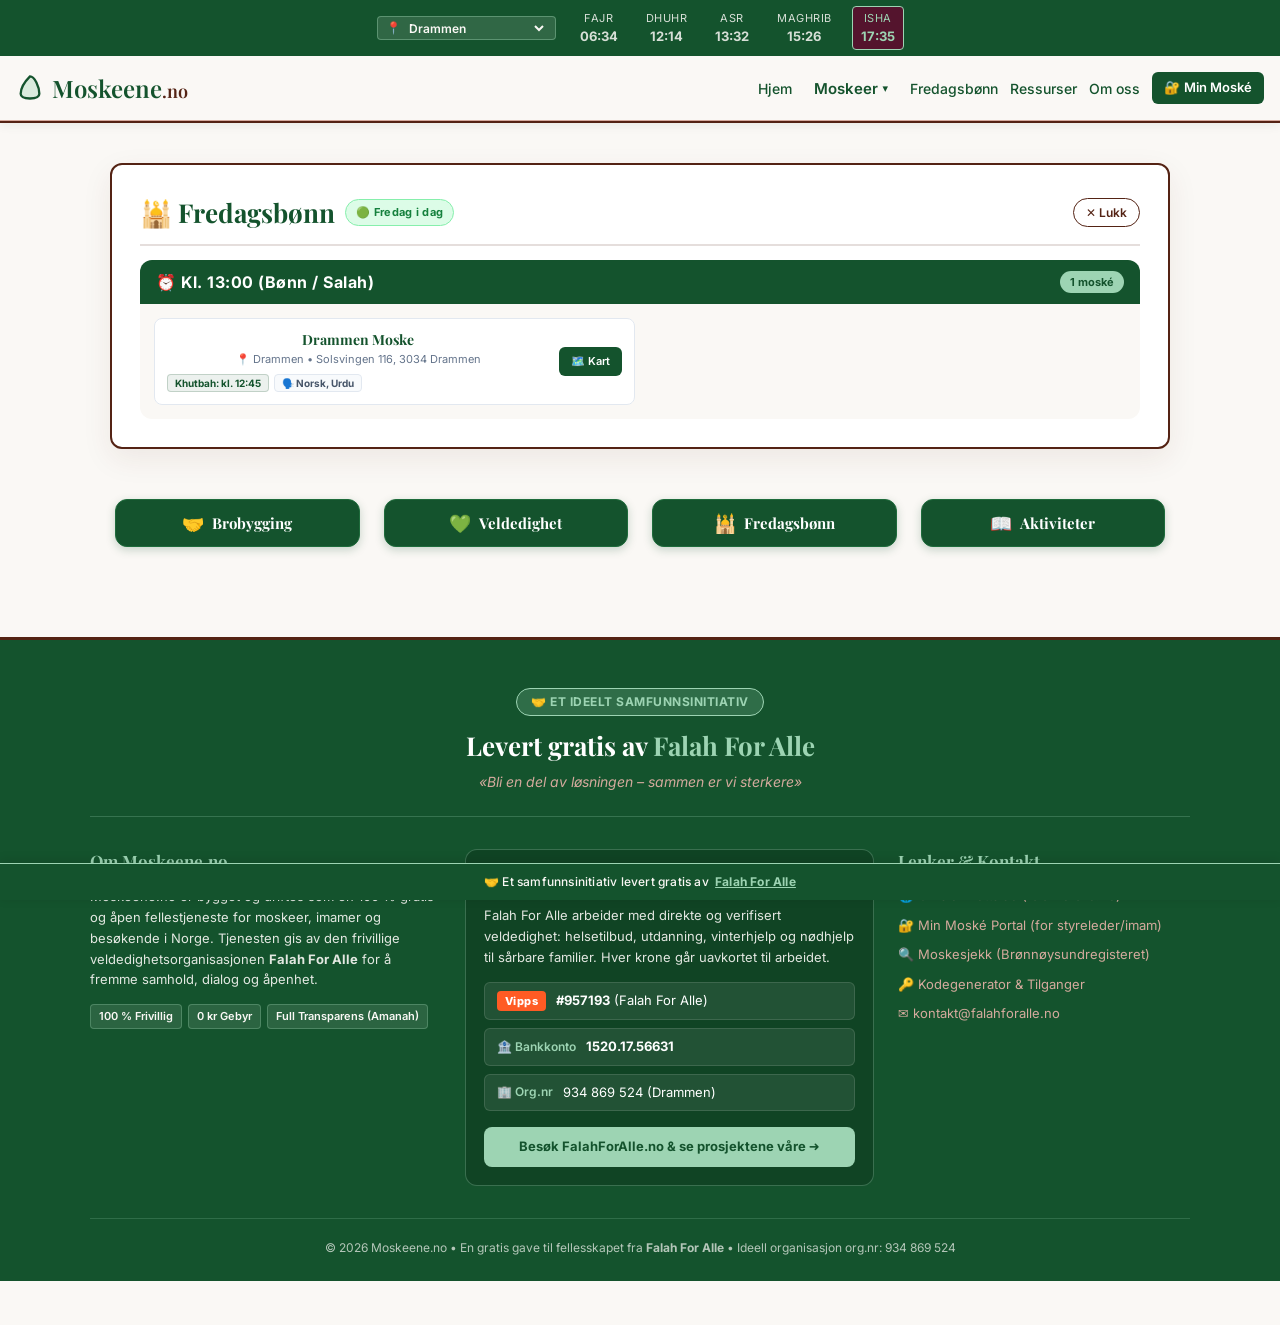
<file: index.html>
<!DOCTYPE html>
<html lang="no">

<head>
    <meta charset="UTF-8">
    <meta name="viewport" content="width=device-width, initial-scale=1.0, viewport-fit=cover">
    <title>Moskeene.no</title>

    <!-- Google Fonts: Inter (Lesetekst) & Playfair Display (Overskrifter) -->
    <link rel="preconnect" href="https://fonts.googleapis.com">
    <link rel="preconnect" href="https://fonts.gstatic.com" crossorigin>
    <link href="https://fonts.googleapis.com/css2?family=Inter:wght@400;500;600;700&family=Playfair+Display:ital,wght@0,600;1,400&display=swap" rel="stylesheet">

    <!-- CSS-stilark -->
    <link rel="stylesheet" href="style.css">
</head>

<body>

    <!-- ======================================================== -->
    <!-- 1. HELE TOPPEN: site-header                              -->
    <!-- ======================================================== -->
    <header class="site-header">
        
        <!-- VISES PÅ SKJERMEN: top-bar (Byvelger + 5 bønnetider) -->
        <div class="top-bar">
            <!-- By-velger for bønnetider -->
            <div class="city-selector-wrap">
                <span class="location-icon">📍</span>
                <select id="city-select" aria-label="Velg kommune i Buskerud for bønnetider">
                    <option value="Drammen" selected>Drammen</option>
                    <option value="Lier">Lier</option>
                    <option value="Kongsberg">Kongsberg</option>
                    <option value="Øvre Eiker">Øvre Eiker</option>
                    <option value="Ringerike (Hønefoss)">Hønefoss (Ringerike)</option>
                    <option value="Modum">Modum</option>
                    <option value="Hole">Hole</option>
                    <option value="Gol">Gol</option>
                    <option value="Hemsedal">Hemsedal</option>
                    <option value="Ål">Ål</option>
                    <option value="Hol (Geilo)">Geilo (Hol)</option>
                    <option value="Nesbyen">Nesbyen</option>
                </select>
            </div>

            <!-- 5 bønnetider med navn og starttid -->
            <div class="prayer-times">
                <div class="prayer-item" id="prayer-fajr">
                    <span class="prayer-name">Fajr</span>
                    <span class="prayer-time" id="time-fajr">06:14</span>
                </div>
                <div class="prayer-item" id="prayer-dhuhr">
                    <span class="prayer-name">Dhuhr</span>
                    <span class="prayer-time" id="time-dhuhr">12:10</span>
                </div>
                <div class="prayer-item" id="prayer-asr">
                    <span class="prayer-name">Asr</span>
                    <span class="prayer-time" id="time-asr">13:48</span>
                </div>
                <div class="prayer-item" id="prayer-maghrib">
                    <span class="prayer-name">Maghrib</span>
                    <span class="prayer-time" id="time-maghrib">15:45</span>
                </div>
                <div class="prayer-item" id="prayer-isha">
                    <span class="prayer-name">Isha</span>
                    <span class="prayer-time" id="time-isha">17:47</span>
                </div>
            </div>
        </div>

        <!-- VISES PÅ SKJERMEN: nav-bar (Meny & Logo) -->
        <nav class="nav-bar">
            <div class="logo">
                <svg class="logo-icon" width="28" height="28" viewBox="0 0 24 24" fill="none" aria-hidden="true">
                    <!-- Minimalistisk bue / kuppel -->
                    <path d="M12 2C8 6 4 11 4 17C4 19.5 6 21 12 21C18 21 20 19.5 20 17C20 11 16 2 12 2Z" stroke="var(--primary-hoved)" stroke-width="2" fill="var(--primary-lys-salvie)" fill-opacity="0.35"/>
                </svg>
                <span class="logo-text">Moskeene<span class="logo-dot">.no</span></span>
            </div>

            <!-- Kun på mobil: Én ren linje med Moskeer-knapp og Hamburger -->
            <div class="mobile-nav-tools">
                <button class="btn-mobil-moskeer" id="btnMobilMoskeer" onclick="toggleDropdownMeny()" type="button">
                    🕌 Moskeer ▾
                </button>
                <button class="hamburger-btn" id="hamburgerBtn" type="button" aria-label="Åpne meny" onclick="toggleMobilMeny()">
                    ☰
                </button>
            </div>

            <!-- Standard desktop-lenker (skjules på mobil slik at de ikke brekker linjen) -->
            <div class="nav-links">
                <a href="#" id="navHjem" onclick="tilbakestillHero(); return false;">Hjem</a>
                <div class="nav-dropdown" id="moskeerDropdownWrap">
                    <button class="nav-dropdown-btn" id="moskeerDropdownBtn" type="button" aria-expanded="false" onclick="toggleDropdownMeny()">
                        <span>Moskeer</span>
                        <span class="dropdown-pil">▾</span>
                    </button>
                </div>
                <a href="#fredagsbonn" id="navFredagsbonn" onclick="visFredagsbonnOversikt(true); return false;">Fredagsbønn</a>
                <a href="#ressurser">Ressurser</a>
                <a href="#om-oss">Om oss</a>
                <a href="min-moske/index.html" style="background:var(--primary-hoved); color:white; padding:6px 12px; border-radius:6px; text-decoration:none; font-weight:600; font-size:13px; display:inline-flex; align-items:center; gap:4px;">
                    <span>🔐</span> Min Moské
                </a>
            </div>

            <!-- Felles dropdown boks & backdrop (kan åpnes av både mobil- og desktop-knapp) -->
            <div class="dropdown-backdrop" id="dropdownBackdrop" onclick="lukkDropdown()"></div>
            <div class="dropdown-meny-boks" id="moskeerDropdownMenu">
                <div class="dropdown-laster">Laster inn publiserte moskeer...</div>
            </div>
        </nav>

        <!-- Mobil-skuff (Drawer) som glir inn fra høyre når man trykker ☰ på mobil -->
        <div class="mobile-drawer-backdrop" id="mobileDrawerBackdrop" onclick="lukkMobilMeny()"></div>
        <div class="mobile-drawer" id="mobileDrawer">
            <div class="mobile-drawer-header">
                <span class="mobile-drawer-tittel">Moskeene.no</span>
                <button type="button" class="mobile-drawer-lukk" onclick="lukkMobilMeny()">✕</button>
            </div>
            <div class="mobile-drawer-lenker">
                <a href="#" onclick="tilbakestillHero(); lukkMobilMeny(); return false;" class="drawer-lenke">
                    <span>🏠</span> Hjem
                </a>
                <a href="#" onclick="lukkMobilMeny(); toggleDropdownMeny(); return false;" class="drawer-lenke">
                    <span>🕌</span> Alle Moskeer (Søk)
                </a>
                <a href="#fredagsbonn" onclick="visFredagsbonnOversikt(true); lukkMobilMeny(); return false;" class="drawer-lenke">
                    <span>⏰</span> Fredagsbønn (Jummah)
                </a>
                <a href="#ressurser" onclick="lukkMobilMeny();" class="drawer-lenke">
                    <span>📚</span> Ressurser & Maler
                </a>
                <a href="#om-oss" onclick="lukkMobilMeny();" class="drawer-lenke">
                    <span>🤝</span> Om oss & Falah For Alle
                </a>
                <a href="min-moske/index.html" class="drawer-lenke drawer-lenke-portal">
                    <span>🔐</span> Min Moské Portal
                </a>
            </div>
        </div>

    </header>

    <!-- ======================================================== -->
    <!-- 2. HOVEDSIDEN: main-content                              -->
    <!-- ======================================================== -->
    <main class="main-content">
        
        <!-- VISES PÅ SKJERMEN: hero-section (Stort velkomstfelt eller valgt moské) -->
        <section class="hero-section" id="heroSection">
            <!-- 1. Standard velkomstvisning -->
            <div id="heroDefaultView">
                <!-- KOMMENDE ISLAMSKE HØYTIDER (Plassert øverst for maksimal synlighet) -->
                <div class="hero-hoytider-wrap" id="heroHoytiderWrap" aria-label="Kommende islamske høytider">
                    <!-- Fylles automatisk fra data/islamske-hoytider.json -->
                </div>

                <div class="hero-content">
                    <h1>Sammen er vi sterkere</h1>
                </div>
                <div class="hero-image-box">
                    <picture>
                        <source media="(max-width: 640px)" srcset="images/hero-banner-mobile.jpg">
                        <img src="images/hero-banner.jpg" alt="Fellesskap og moskéarkitektur" class="hero-image" loading="eager" decoding="async">
                    </picture>
                </div>
            </div>

            <!-- 2. Dynamisk visning for valgt moské (skjult som standard) -->
            <div id="heroMoskeView" style="display: none;"></div>

            <!-- 3. Fredagsbønn (Jummah) visning (vises på fredager eller ved klikk på meny) -->
            <div id="heroFredagsbonnView" style="display: none;"></div>
        </section>

        <!-- VISES PÅ SKJERMEN: cards-section & hurtigknapper (Kompakt 2x2 på mobil) -->
        <section class="cards-section" aria-label="Hurtigvalg">
            <div class="card" onclick="location.href='#om-oss'" title="Samarbeid og dialog">
                <span class="card-icon">🤝</span>
                <span class="card-title">Brobygging</span>
            </div>
            <div class="card" onclick="location.href='#om-oss'" title="Omsorg og bistand">
                <span class="card-icon">💚</span>
                <span class="card-title">Veldedighet</span>
            </div>
            <div class="card card-action" onclick="visFredagsbonnOversikt(true)" style="cursor:pointer;" title="Klikk for å se fredagsbønner i sanntid">
                <span class="card-icon">🕌</span>
                <span class="card-title">Fredagsbønn</span>
            </div>
            <div class="card" onclick="location.href='#om-oss'" title="Lokale tilbud og samlinger">
                <span class="card-icon">📖</span>
                <span class="card-title">Aktiviteter</span>
            </div>
        </section>

    </main>

    <!-- ======================================================== -->
    <!-- 3. BUNNTEKSTEN: site-footer (Levert av Falah For Alle)   -->
    <!-- ======================================================== -->
    <footer class="site-footer" id="om-oss">
        <div class="footer-falah-container">
            <!-- Topp-merke: Drevet av Falah For Alle -->
            <div class="falah-banner">
                <div class="falah-badge">🤝 Et ideelt samfunnsinitiativ</div>
                <h2 class="falah-tittel">Levert gratis av <span class="falah-highlight">Falah For Alle</span></h2>
                <p class="falah-slogan">«Bli en del av løsningen – sammen er vi sterkere»</p>
            </div>

            <div class="falah-grid">
                <!-- Kolonne 1: Om initiativet -->
                <div class="falah-col">
                    <h3 class="falah-col-tittel">Om Moskeene.no</h3>
                    <p class="falah-tekst">
                        Moskeene.no er bygget og driftes som en 100 % gratis og åpen fellestjeneste for moskeer, imamer og besøkende i Norge. Tjenesten gis av den frivillige veldedighetsorganisasjonen <strong>Falah For Alle</strong> for å fremme samhold, dialog og åpenhet.
                    </p>
                    <div class="falah-tags">
                        <span class="falah-tag">100 % Frivillig</span>
                        <span class="falah-tag">0 kr Gebyr</span>
                        <span class="falah-tag">Full Transparens (Amanah)</span>
                    </div>
                </div>

                <!-- Kolonne 2: Falah For Alle veldedighetsarbeid & Støtt oss -->
                <div class="falah-col falah-stott-boks">
                    <h3 class="falah-col-tittel">Støtt vårt veldedige arbeid</h3>
                    <p class="falah-tekst">
                        Falah For Alle arbeider med direkte og verifisert veldedighet: helsetilbud, utdanning, vinterhjelp og nødhjelp til sårbare familier. Hver krone går uavkortet til arbeidet.
                    </p>
                    
                    <div class="falah-betaling-liste">
                        <div class="betaling-element">
                            <span class="vipps-merke">Vipps</span>
                            <span class="betaling-verdi"><strong>#957193</strong> (Falah For Alle)</span>
                        </div>
                        <div class="betaling-element">
                            <span class="bank-merke">🏦 Bankkonto</span>
                            <span class="betaling-verdi"><strong>1520.17.56631</strong></span>
                        </div>
                        <div class="betaling-element">
                            <span class="org-merke">🏢 Org.nr</span>
                            <span class="betaling-verdi">934 869 524 (Drammen)</span>
                        </div>
                    </div>

                    <a href="https://falahforalle.no" target="_blank" rel="noopener noreferrer" class="btn-besok-falah">
                        Besøk FalahForAlle.no & se prosjektene våre ➜
                    </a>
                </div>

                <!-- Kolonne 3: Hurtiglenker & Kontakt -->
                <div class="falah-col">
                    <h3 class="falah-col-tittel">Lenker & Kontakt</h3>
                    <ul class="falah-lenker">
                        <li><a href="https://falahforalle.no" target="_blank" rel="noopener noreferrer">🌐 Offisiell nettside (falahforalle.no)</a></li>
                        <li><a href="min-moske/index.html">🔐 Min Moské Portal (for styreleder/imam)</a></li>
                        <li><a href="moskesjekk/index.html">🔍 Moskesjekk (Brønnøysundregisteret)</a></li>
                        <li><a href="moskesjekk/tilganger.html">🔑 Kodegenerator & Tilganger</a></li>
                        <li><a href="mailto:kontakt@falahforalle.no">✉️ kontakt@falahforalle.no</a></li>
                    </ul>
                </div>
            </div>

            <!-- Bunnstripe -->
            <div class="falah-bottom-bar">
                <p>&copy; 2026 Moskeene.no &bull; En gratis gave til fellesskapet fra <strong>Falah For Alle</strong> &bull; Ideell organisasjon org.nr: 934 869 524</p>
            </div>
        </div>
    </footer>

    <!-- Fast, slank bunnstripe: Et samfunnsinitiativ fra Falah For Alle -->
    <div class="sticky-bottom-bar" role="complementary" aria-label="Samfunnsinitiativ">
        <span>🤝 Et samfunnsinitiativ levert gratis av <a href="https://falahforalle.no" target="_blank" rel="noopener noreferrer">Falah For Alle</a></span>
    </div>

    <!-- JavaScript: Modulær oppbygging (Data, Verktøy, Store, Bønnetider og Hovedapp) -->
    <script src="data/bonnetider-drammen.js"></script>
    <script src="js/utils.js"></script>
    <script src="js/store.js"></script>
    <script src="js/bonnetider.js"></script>
    <script src="js/hoytider.js"></script>
    <script src="script.js"></script>
</body>

</html>
</file>
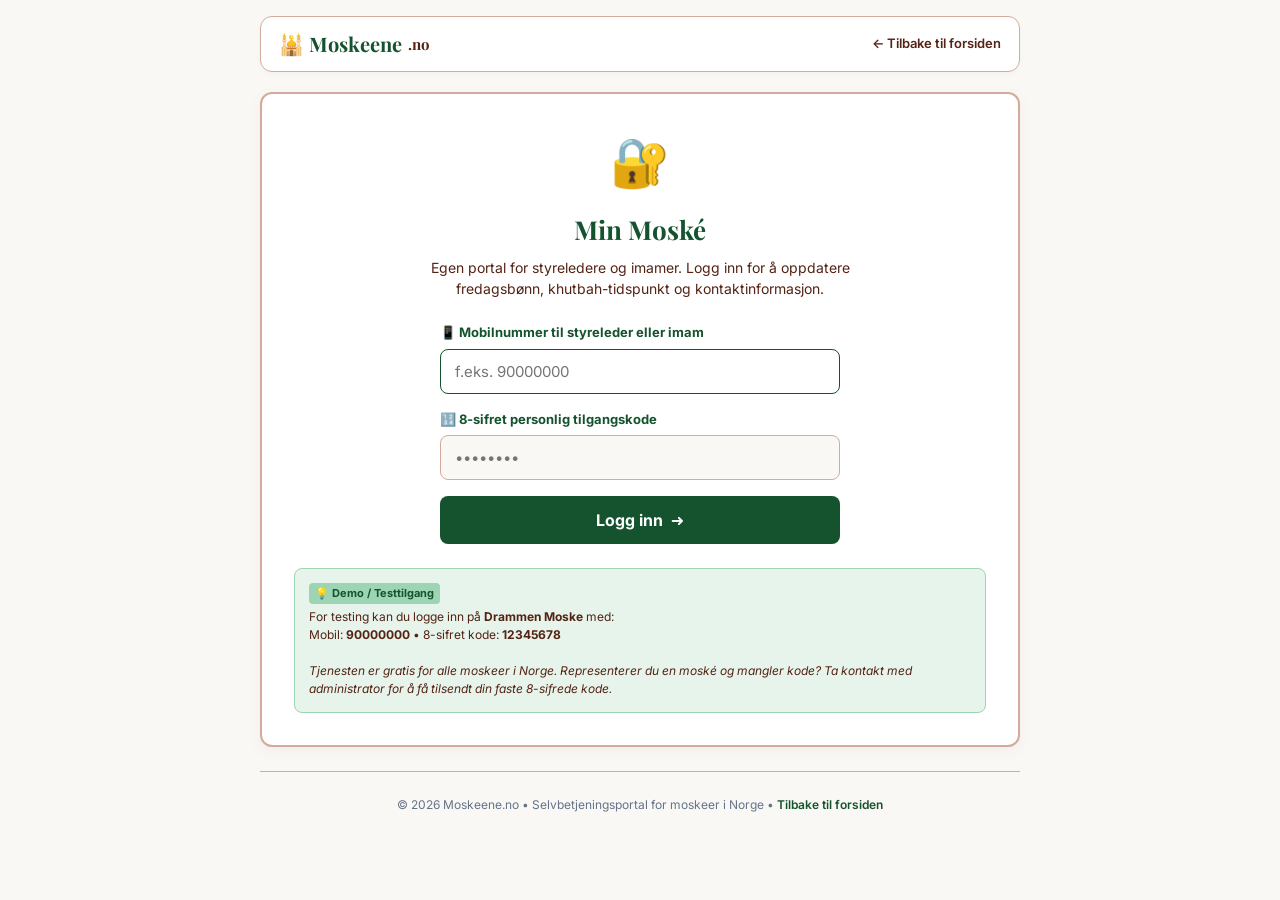
<file: min-moske/index.html>
<!DOCTYPE html>
<html lang="no">
<head>
    <meta charset="UTF-8">
    <meta name="viewport" content="width=device-width, initial-scale=1.0, viewport-fit=cover">
    <title>Min Moské - Portalen for moskeer i Norge</title>
    <link rel="preconnect" href="https://fonts.googleapis.com">
    <link rel="preconnect" href="https://fonts.gstatic.com" crossorigin>
    <link href="https://fonts.googleapis.com/css2?family=Inter:wght@400;500;600;700&family=Playfair+Display:ital,wght@0,600;1,400&display=swap" rel="stylesheet">
    <link rel="stylesheet" href="../css/base.css">
    <link rel="stylesheet" href="../css/portal.css">
    <style>
        :root {
            --primary: #14532D;
            --primary-hover: #0E3A1F;
            --secondary: #542314;
            --accent: #54142D;
            --salvie: #9DD4B3;
            --sand: #D4AA9D;
            --bg: #FAF8F5;
            --font-tekst: 'Inter', system-ui, sans-serif;
            --font-tittel: 'Playfair Display', Georgia, serif;
            --card-radius: 12px;
        }

        * { margin: 0; padding: 0; box-sizing: border-box; }
        body { background-color: var(--bg); color: var(--primary); font-family: var(--font-tekst); line-height: 1.5; padding: 16px; }
        .container { max-width: 760px; margin: 0 auto; }

        /* Topplinje */
        .top-bar {
            display: flex;
            justify-content: space-between;
            align-items: center;
            padding: 12px 18px;
            background: white;
            border: 1px solid var(--sand);
            border-radius: var(--card-radius);
            margin-bottom: 20px;
            box-shadow: 0 2px 6px rgba(0,0,0,0.03);
        }
        .top-logo {
            font-family: var(--font-tittel);
            font-size: 20px;
            font-weight: 700;
            color: var(--primary);
            text-decoration: none;
            display: flex;
            align-items: center;
            gap: 6px;
        }
        .top-logo span { color: var(--secondary); font-size: 15px; }
        .btn-tilbake {
            color: var(--secondary);
            text-decoration: none;
            font-size: 13px;
            font-weight: 600;
            display: inline-flex;
            align-items: center;
            gap: 4px;
        }
        .btn-tilbake:hover { color: var(--accent); }

        /* Hovedkort */
        .card {
            background: white;
            border: 2px solid var(--sand);
            border-radius: var(--card-radius);
            padding: 24px;
            margin-bottom: 20px;
            box-shadow: 0 4px 14px rgba(84, 35, 20, 0.05);
        }
        @media (min-width: 600px) {
            .card { padding: 32px; }
        }

        /* 1. INNLOGGINGSSKJERM */
        #loginView {
            text-align: center;
        }
        .login-ikon { font-size: 48px; margin-bottom: 12px; }
        .login-tittel { font-family: var(--font-tittel); font-size: 26px; color: var(--primary); margin-bottom: 8px; }
        .login-undertittel { color: var(--secondary); font-size: 14px; margin-bottom: 24px; max-width: 480px; margin-left: auto; margin-right: auto; }

        .form-group {
            text-align: left;
            margin-bottom: 16px;
        }
        .form-label {
            display: block;
            font-size: 13px;
            font-weight: 700;
            color: var(--primary);
            margin-bottom: 6px;
        }
        .form-input {
            width: 100%;
            padding: 12px 14px;
            border: 1px solid var(--sand);
            border-radius: 8px;
            font-family: var(--font-tekst);
            font-size: 15px;
            outline: none;
            background: #FAF8F5;
            transition: border-color 0.2s;
        }
        .form-input:focus {
            border-color: var(--primary);
            background: white;
        }

        .btn-login {
            width: 100%;
            background-color: var(--primary);
            color: white;
            border: none;
            padding: 14px 20px;
            border-radius: 8px;
            font-family: var(--font-tekst);
            font-size: 16px;
            font-weight: 700;
            cursor: pointer;
            transition: background-color 0.2s, transform 0.1s;
            margin-top: 10px;
            display: flex;
            align-items: center;
            justify-content: center;
            gap: 8px;
        }
        .btn-login:hover { background-color: var(--primary-hover); transform: translateY(-1px); }

        .hjelpe-boks {
            background: rgba(157, 212, 179, 0.25);
            border: 1px solid var(--salvie);
            border-radius: 8px;
            padding: 14px;
            margin-top: 24px;
            font-size: 12px;
            color: var(--secondary);
            text-align: left;
            line-height: 1.5;
        }
        .demo-tag {
            display: inline-block;
            background: var(--salvie);
            color: var(--primary);
            font-weight: 700;
            padding: 2px 6px;
            border-radius: 4px;
            font-size: 11px;
            margin-bottom: 4px;
        }

        /* 2. DASHBORD FOR INNLOGGET MOSKÉ */
        #portalView { display: none; }

        .portal-header {
            display: flex;
            justify-content: space-between;
            align-items: flex-start;
            border-bottom: 2px solid var(--sand);
            padding-bottom: 16px;
            margin-bottom: 24px;
            flex-wrap: wrap;
            gap: 12px;
        }
        .moske-navn { font-family: var(--font-tittel); font-size: 24px; color: var(--primary); font-weight: 700; }
        .moske-adresse { font-size: 13px; color: #64748B; margin-top: 3px; }
        .btn-logout {
            background: white;
            border: 1px solid #CBD5E1;
            color: #64748B;
            padding: 6px 12px;
            border-radius: 6px;
            font-size: 12px;
            font-weight: 600;
            cursor: pointer;
        }
        .btn-logout:hover { background: #F1F5F9; color: var(--secondary); }

        /* Seksjonsoverskrifter */
        .seksjon-tittel {
            font-family: var(--font-tittel);
            font-size: 18px;
            color: var(--primary);
            margin-bottom: 14px;
            display: flex;
            align-items: center;
            gap: 8px;
            border-bottom: 1px solid #E2E8F0;
            padding-bottom: 8px;
        }

        .row-2 {
            display: grid;
            grid-template-columns: 1fr;
            gap: 12px;
            margin-bottom: 14px;
        }
        @media (min-width: 500px) {
            .row-2 { grid-template-columns: 1fr 1fr; }
        }

        /* Språkvalg chips */
        .sprak-container {
            display: flex;
            flex-wrap: wrap;
            gap: 8px;
            margin-top: 6px;
            margin-bottom: 16px;
        }
        .sprak-chip {
            padding: 6px 14px;
            border-radius: 999px;
            border: 1px solid var(--sand);
            background: #FAF8F5;
            font-size: 13px;
            font-weight: 600;
            color: var(--primary);
            cursor: pointer;
            transition: all 0.15s;
            user-select: none;
        }
        .sprak-chip.valgt {
            background: var(--primary);
            color: white;
            border-color: var(--primary);
        }

        /* Sesong hurtigvalg */
        .sesong-rad {
            display: flex;
            gap: 8px;
            margin-bottom: 12px;
            flex-wrap: wrap;
        }
        .btn-sesong {
            background: white;
            border: 1px solid var(--salvie);
            color: var(--primary);
            padding: 6px 12px;
            border-radius: 6px;
            font-size: 12px;
            font-weight: 600;
            cursor: pointer;
        }
        .btn-sesong:hover { background: var(--salvie); }

        /* Live forhåndsvisning */
        .preview-box {
            background: #FAF8F5;
            border: 2px dashed var(--salvie);
            border-radius: 10px;
            padding: 16px;
            margin-top: 24px;
            margin-bottom: 24px;
        }
        .preview-tittel { font-size: 12px; text-transform: uppercase; font-weight: 700; color: var(--secondary); margin-bottom: 8px; }
        .preview-innhold { font-size: 14px; color: var(--primary); }

        .btn-lagre {
            width: 100%;
            background-color: var(--primary);
            color: white;
            border: none;
            padding: 16px;
            border-radius: 8px;
            font-family: var(--font-tekst);
            font-size: 16px;
            font-weight: 700;
            cursor: pointer;
            display: flex;
            align-items: center;
            justify-content: center;
            gap: 8px;
            transition: background 0.2s, transform 0.1s;
        }
        .btn-lagre:hover { background-color: var(--primary-hover); transform: translateY(-1px); }

        /* Toast varsel */
        .toast {
            position: fixed;
            bottom: 20px;
            right: 20px;
            background: var(--primary);
            color: white;
            padding: 14px 22px;
            border-radius: 8px;
            font-weight: 600;
            box-shadow: 0 4px 14px rgba(0,0,0,0.2);
            z-index: 1000;
            display: none;
        }
    </style>
</head>
<body>
    <div class="container">
        
        <!-- Toppmeny -->
        <div class="top-bar">
            <a href="../index.html" class="top-logo">
                🕌 Moskeene<span>.no</span>
            </a>
            <a href="../index.html" class="btn-tilbake">
                ← Tilbake til forsiden
            </a>
        </div>

        <!-- 1. INNLOGGINGSSKJEMA -->
        <div class="card" id="loginView">
            <div class="login-ikon">🔐</div>
            <h1 class="login-tittel">Min Moské</h1>
            <p class="login-undertittel">
                Egen portal for styreledere og imamer. Logg inn for å oppdatere fredagsbønn, khutbah-tidspunkt og kontaktinformasjon.
            </p>

            <form onsubmit="handterInnlogging(event)" style="max-width: 400px; margin: 0 auto;">
                <div class="form-group">
                    <label class="form-label" for="innloggMobil">📱 Mobilnummer til styreleder eller imam</label>
                    <input type="tel" id="innloggMobil" class="form-input" placeholder="f.eks. 90000000" required autofocus>
                </div>
                <div class="form-group">
                    <label class="form-label" for="innloggPin">🔢 8-sifret personlig tilgangskode</label>
                    <input type="password" id="innloggPin" class="form-input" placeholder="••••••••" maxlength="8" required>
                </div>

                <div id="loginFeil" style="color: #b91c1c; font-size: 13px; font-weight: 600; margin-bottom: 12px; display: none;"></div>

                <button type="submit" class="btn-login">
                    <span>Logg inn</span> ➜
                </button>
            </form>

            <div class="hjelpe-boks">
                <span class="demo-tag">💡 Demo / Testtilgang</span><br>
                For testing kan du logge inn på <strong>Drammen Moske</strong> med:<br>
                Mobil: <strong>90000000</strong> &bull; 8-sifret kode: <strong>12345678</strong><br><br>
                <em>Tjenesten er gratis for alle moskeer i Norge. Representerer du en moské og mangler kode? Ta kontakt med administrator for å få tilsendt din faste 8-sifrede kode.</em>
            </div>
        </div>

        <!-- 2. MOSKÉ DASHBORD (Når logget inn) -->
        <div class="card" id="portalView">
            <div class="portal-header">
                <div>
                    <h1 class="moske-navn" id="dashNavn">Drammen Moske</h1>
                    <div class="moske-adresse" id="dashAdresse">📍 Solsvingen 116, 3034 Drammen</div>
                </div>
                <button type="button" class="btn-logout" onclick="loggUt()">✕ Logg ut</button>
            </div>

            <form onsubmit="lagreEndringer(event)">
                
                <!-- SEKSJON A: FREDAGSBØNN (JUMMAH) -->
                <div class="seksjon-tittel">
                    <span>🕌</span> Fredagsbønn (Jummah) & Khutbah
                </div>

                <div class="row-2">
                    <div class="form-group">
                        <label class="form-label" for="khutbahTid">🎤 Khutbah (fredagstale) starter</label>
                        <input type="time" id="khutbahTid" class="form-input" value="12:45" required onchange="oppdaterPreview()">
                    </div>
                    <div class="form-group">
                        <label class="form-label" for="bonnTid">🕌 Bønn (Salah / Iqamah)</label>
                        <input type="time" id="bonnTid" class="form-input" value="13:00" required onchange="oppdaterPreview()">
                    </div>
                </div>

                <!-- Språk på Khutbah -->
                <div class="form-group">
                    <label class="form-label">🗣️ Hvilke språk holdes Khutbah (talen) på?</label>
                    <div class="sprak-container" id="sprakVelger">
                        <span class="sprak-chip valgt" data-sprak="Norsk" onclick="toggleSprak(this)">🇳🇴 Norsk</span>
                        <span class="sprak-chip valgt" data-sprak="Urdu" onclick="toggleSprak(this)">🇵🇰 Urdu</span>
                        <span class="sprak-chip" data-sprak="Arabisk" onclick="toggleSprak(this)">🇸🇦 Arabisk</span>
                        <span class="sprak-chip" data-sprak="Somali" onclick="toggleSprak(this)">🇸🇴 Somali</span>
                        <span class="sprak-chip" data-sprak="Tyrkisk" onclick="toggleSprak(this)">🇹🇷 Tyrkisk</span>
                        <span class="sprak-chip" data-sprak="Bosnisk" onclick="toggleSprak(this)">🇧🇦 Bosnisk</span>
                        <span class="sprak-chip" data-sprak="Engelsk" onclick="toggleSprak(this)">🇬🇧 Engelsk</span>
                    </div>
                </div>

                <!-- Gyldighetsperiode -->
                <div class="form-group">
                    <label class="form-label">📅 Gyldighetsperiode for disse bønnetidene</label>
                    <div class="sesong-rad">
                        <button type="button" class="btn-sesong" onclick="settSesong('vinter')">❄️ Vintertid (Nov - Mars)</button>
                        <button type="button" class="btn-sesong" onclick="settSesong('sommer')">☀️ Sommertid (April - Okt)</button>
                    </div>
                    <div class="row-2">
                        <div>
                            <label class="form-label" style="font-size:11px; color:#64748B;">Gjelder fra dato:</label>
                            <input type="date" id="gyldigFra" class="form-input" value="2026-11-01" onchange="oppdaterPreview()">
                        </div>
                        <div>
                            <label class="form-label" style="font-size:11px; color:#64748B;">Gjelder til dato:</label>
                            <input type="date" id="gyldigTil" class="form-input" value="2027-03-28" onchange="oppdaterPreview()">
                        </div>
                    </div>
                </div>

                <!-- Tilleggsinformasjon -->
                <div class="form-group">
                    <label class="form-label" for="merknad">ℹ️ Tilleggsinformasjon for besøkende / sjåfører (valgfritt)</label>
                    <input type="text" id="merknad" class="form-input" placeholder="f.eks. Dørene åpner 12:15. Egen kvinneavdeling. Parkering på baksiden." oninput="oppdaterPreview()">
                </div>

                <!-- SEKSJON B: KONTAKTPERSONER -->
                <div class="seksjon-tittel" style="margin-top:24px;">
                    <span>👥</span> Kontaktpersoner og offisiell e-post
                </div>

                <div class="form-group">
                    <label class="form-label" for="kontaktMoskeEpost">✉️ Moskeens offisielle kontakt e-post</label>
                    <input type="email" id="kontaktMoskeEpost" class="form-input" placeholder="f.eks. post@drammenmoske.no">
                </div>

                <div class="row-2">
                    <div class="form-group">
                        <label class="form-label" for="kontaktLederNavn">👤 Styreleder Navn</label>
                        <input type="text" id="kontaktLederNavn" class="form-input">
                    </div>
                    <div class="form-group">
                        <label class="form-label" for="kontaktLederMobil" style="display:flex; justify-content:space-between; align-items:center;">
                            <span>📱 Styreleder Mobil</span>
                            <span style="font-size:10px; background:#fee2e2; color:#991b1b; padding:2px 6px; border-radius:4px; font-weight:700; border:1px solid #fecaca;">🔒 Låst av admin</span>
                        </label>
                        <div style="position:relative;">
                            <input type="tel" id="kontaktLederMobil" class="form-input" readonly placeholder="Ikke registrert ennå (kontakt admin)" style="background:#f1f5f9; color:#334155; cursor:not-allowed; border-color:#cbd5e1; font-weight:700; padding-right:32px;">
                            <span style="position:absolute; right:10px; top:50%; transform:translateY(-50%); font-size:14px; opacity:0.6;" title="Låst sikkerhetsfelt">🔒</span>
                        </div>
                        <div style="font-size:11px; color:#64748B; margin-top:3px;">
                            ⚠️ Styreleders mobilnummer er forankret til moskeen og <strong>kan kun endres av Moskeene.no administrator</strong>. Send beskjed til admin nederst ved endring.
                        </div>
                    </div>
                </div>

                <div class="row-2">
                    <div class="form-group">
                        <label class="form-label" for="kontaktImamNavn">👳 Imam Navn</label>
                        <input type="text" id="kontaktImamNavn" class="form-input" placeholder="f.eks. Imam Navn" oninput="sjekkOgGenererImamKode()">
                    </div>
                    <div class="form-group">
                        <label class="form-label" for="kontaktImamMobil">📱 Imam Mobil</label>
                        <input type="tel" id="kontaktImamMobil" class="form-input" placeholder="f.eks. 91111111" oninput="sjekkOgGenererImamKode()">
                    </div>
                </div>

                <!-- Automatisk 8-sifret kode for Imam -->
                <div id="imamKodeBoks" style="display:none; margin-top:8px; margin-bottom:16px; padding:12px 16px; background:#dcfce7; border:1px solid #86efac; border-radius:8px; display:flex; justify-content:space-between; align-items:center; flex-wrap:wrap; gap:8px;">
                    <div>
                        <div style="font-size:12px; font-weight:700; color:#15803d;">🔑 Egen 8-sifret kode for Imam:</div>
                        <div style="font-family:monospace; font-size:18px; font-weight:700; color:#14532D; letter-spacing:2px;" id="visImamKode">••••••••</div>
                        <div style="font-size:11px; color:#166534;">Gi denne koden til imamen slik at han også kan logge inn på sin telefon.</div>
                    </div>
                    <button type="button" class="btn-sesong" style="background:white; border:1px solid #86efac; color:#15803d; font-weight:700; cursor:pointer;" onclick="kopierImamInvitasjon()">
                        📋 Kopier SMS til Imam
                    </button>
                </div>

                <!-- SEKSJON C: AKTIVITETER OG TILBUD -->
                <div class="seksjon-tittel" style="margin-top:28px;">
                    <span>📅</span> Faste aktiviteter & tilbud i moskeen
                </div>
                <p style="font-size:12px; color:#64748B; margin-bottom:12px;">Legg ut aktiviteter som leksehjelp, koranskole, kvinnegruppe eller ungdomssamlinger slik at nabolaget og tilreisende vet om tilbudene.</p>
                
                <div id="aktiviteterContainer" style="display:flex; flex-direction:column; gap:10px; margin-bottom:14px;"></div>

                <button type="button" class="btn-sesong" style="background:#FAF8F5; border:1px dashed var(--primary); padding:8px 14px; font-size:13px; font-weight:700;" onclick="leggTilAktivitetFelt()">
                    + Legg til ny aktivitet
                </button>

                <!-- Forhåndsvisning -->
                <div class="preview-box">
                    <div class="preview-tittel">👁️ Forhåndsvisning: Slik vises fredagsbønnen og opplysningene på Moskeene.no:</div>
                    <div class="preview-innhold" id="previewTekst">
                        Laster forhåndsvisning...
                    </div>
                </div>

                <button type="submit" class="btn-lagre">
                    <span>💾 Lagre og oppdater på Moskeene.no</span>
                </button>

                <!-- SEKSJON D: MELDING DIREKTE TIL ADMIN -->
                <div style="margin-top:36px; padding:20px; background:#FAF8F5; border:1px solid var(--sand); border-radius:10px;">
                    <div class="seksjon-tittel" style="margin-bottom:8px; border-bottom:none; padding-bottom:0;">
                        <span>💬</span> Melding direkte til administrator (Moskeene.no)
                    </div>
                    <p style="font-size:12px; color:#64748B; margin-bottom:12px;">Har du spørsmål, tilbakemeldinger eller ønsker hjelp fra teamet bak Moskeene.no? Skriv en beskjed her, så mottar administrator den i sitt kontrollpanel.</p>
                    
                    <div class="form-group">
                        <textarea id="adminMeldingTekst" class="form-input" rows="3" placeholder="Skriv din melding eller forespørsel til administrator her..."></textarea>
                    </div>

                    <button type="button" class="btn-sesong" style="background:var(--secondary); color:white; border:none; padding:10px 18px; font-weight:700; cursor:pointer;" onclick="sendMeldingTilAdmin()">
                        ✉️ Send beskjed til admin
                    </button>
                    <div id="adminMeldingKvittering" style="display:none; margin-top:10px; padding:10px 14px; background:#dcfce7; color:#15803d; border-radius:6px; font-size:13px; font-weight:600;">
                        ✅ Meldingen er sendt til administrator! Takk for henvendelsen.
                    </div>
                </div>
            </form>
        </div>

        <!-- Enkel og ren bunntekst -->
        <footer style="text-align:center; padding:24px 16px; font-size:12px; color:#64748B; margin-top:24px; border-top:1px solid var(--sand);">
            <p>&copy; 2026 Moskeene.no &bull; Selvbetjeningsportal for moskeer i Norge &bull; <a href="../index.html" style="color:var(--primary); font-weight:600; text-decoration:none;">Tilbake til forsiden</a></p>
        </footer>

    </div>

    <div class="toast" id="toast"></div>

    <script src="../js/utils.js"></script>
    <script src="../js/store.js"></script>
    <script>
        let moskeData = null;
        let aktivMoske = null;

        async function init() {
            try {
                moskeData = await MoskeStore.loadPubliserte();

                // Sjekk om bruker allerede var logget inn i denne økten
                const lagretOrgnr = sessionStorage.getItem('min_moske_orgnr');
                if (lagretOrgnr) {
                    finnOgApneMoske(lagretOrgnr);
                }
            } catch (err) {
                console.error("Kunne ikke laste moskedata:", err);
            }
        }

        // Håndterer innlogging med Mobil og PIN
        function handterInnlogging(e) {
            e.preventDefault();
            const feilBoks = document.getElementById('loginFeil');
            feilBoks.style.display = 'none';

            const mobil = document.getElementById('innloggMobil').value.replace(/\s+/g, '').trim();
            const pin = document.getElementById('innloggPin').value.trim();

            if (!moskeData || !moskeData.fylker) {
                feilBoks.textContent = "Kunne ikke laste moskéregisteret. Prøv igjen.";
                feilBoks.style.display = 'block';
                return;
            }

            // Finn moské som matcher mobil og 8-sifret kode (støtter kode for både styreleder og imam)
            let funnet = null;
            for (const moskeer of Object.values(moskeData.fylker)) {
                for (const m of moskeer) {
                    const k = m.kontakt || {};
                    const pinMatches = (k.pin === pin || (k.styreleder && k.styreleder.kode === pin) || (k.imam && k.imam.kode === pin));
                    if (pinMatches) {
                        const m1 = (k.styreleder && k.styreleder.mobil || '').replace(/\s+/g, '');
                        const m2 = (k.imam && k.imam.mobil || '').replace(/\s+/g, '');
                        if (m1 === mobil || m2 === mobil || m.orgnr === mobil) {
                            funnet = m;
                            break;
                        }
                    }
                }
                if (funnet) break;
            }

            if (funnet) {
                aktivMoske = funnet;
                sessionStorage.setItem('min_moske_orgnr', funnet.orgnr);
                visPortal();
            } else {
                feilBoks.textContent = "Feil mobilnummer eller PIN-kode. Sjekk opplysningene og prøv igjen.";
                feilBoks.style.display = 'block';
            }
        }

        function finnOgApneMoske(orgnr) {
            for (const moskeer of Object.values(moskeData.fylker)) {
                const match = moskeer.find(m => m.orgnr === orgnr);
                if (match) {
                    aktivMoske = match;
                    visPortal();
                    break;
                }
            }
        }

        function visPortal() {
            if (!aktivMoske) return;

            document.getElementById('loginView').style.display = 'none';
            document.getElementById('portalView').style.display = 'block';

            document.getElementById('dashNavn').textContent = aktivMoske.navn;
            document.getElementById('dashAdresse').textContent = `📍 ${aktivMoske.adresse || aktivMoske.kommune} • Org.nr: ${aktivMoske.orgnr}`;

            // Fyll feltene med eksisterende data
            const fb = aktivMoske.fredagsbonn || {};
            document.getElementById('khutbahTid').value = fb.khutbahTid || '12:45';
            document.getElementById('bonnTid').value = fb.bonnTid || '13:00';
            document.getElementById('gyldigFra').value = fb.gyldigFra || '2026-11-01';
            document.getElementById('gyldigTil').value = fb.gyldigTil || '2027-03-28';
            document.getElementById('merknad').value = fb.merknad || '';

            // Språk
            const valgteSprak = fb.sprak || ['Norsk', 'Urdu'];
            document.querySelectorAll('#sprakVelger .sprak-chip').forEach(chip => {
                const sprak = chip.getAttribute('data-sprak');
                if (valgteSprak.includes(sprak)) {
                    chip.classList.add('valgt');
                } else {
                    chip.classList.remove('valgt');
                }
            });

            // Kontaktpersoner
            const k = aktivMoske.kontakt || {};
            document.getElementById('kontaktMoskeEpost').value = k.moskeEpost || '';
            document.getElementById('kontaktLederNavn').value = (k.styreleder && k.styreleder.navn) || aktivMoske.styreleder || '';
            document.getElementById('kontaktLederMobil').value = (k.styreleder && k.styreleder.mobil) || '';
            document.getElementById('kontaktImamNavn').value = (k.imam && k.imam.navn) || '';
            document.getElementById('kontaktImamMobil').value = (k.imam && k.imam.mobil) || '';

            // Sjekk og vis imam-kode hvis imam er registrert
            oppdaterImamKodeVisning();

            // Aktiviteter
            renderAktiviteter();
            oppdaterPreview();
        }

        // ======================================================================
        // AUTOMATISK 8-SIFRET KODE FOR IMAM
        // ======================================================================
        function sjekkOgGenererImamKode() {
            const navn = document.getElementById('kontaktImamNavn').value.trim();
            const mobil = document.getElementById('kontaktImamMobil').value.trim();

            if (!aktivMoske.kontakt) aktivMoske.kontakt = {};
            if (!aktivMoske.kontakt.imam) aktivMoske.kontakt.imam = {};

            if (navn || mobil) {
                if (!aktivMoske.kontakt.imam.kode) {
                    // Genererer tilfeldig 8-sifret kode første gang!
                    aktivMoske.kontakt.imam.kode = Math.floor(10000000 + Math.random() * 90000000).toString();
                }
                oppdaterImamKodeVisning();
            } else {
                document.getElementById('imamKodeBoks').style.display = 'none';
            }
        }

        function oppdaterImamKodeVisning() {
            const boks = document.getElementById('imamKodeBoks');
            if (!boks) return;

            const k = aktivMoske.kontakt || {};
            if (k.imam && (k.imam.navn || k.imam.mobil || k.imam.kode)) {
                if (!k.imam.kode) {
                    k.imam.kode = Math.floor(10000000 + Math.random() * 90000000).toString();
                }
                document.getElementById('visImamKode').textContent = k.imam.kode;
                boks.style.display = 'flex';
            } else {
                boks.style.display = 'none';
            }
        }

        function kopierImamInvitasjon() {
            const k = aktivMoske.kontakt || {};
            const kode = (k.imam && k.imam.kode) || '';
            const imamNavn = (k.imam && k.imam.navn) || 'Imam';
            const sms = `Salam ${imamNavn}!\n\nDu er registrert som imam for ${aktivMoske.navn} på Moskeene.no.\n\nDu kan nå logge inn og oppdatere fredagsbønn, khutbah og aktiviteter på: https://moskeene.no/min-moske/\n\n🔑 Din personlige 8-sifrede kode: ${kode}\n(Bruk ditt mobilnummer og denne koden for å logge inn).`;

            navigator.clipboard.writeText(sms).then(() => {
                alert(`✅ SMS-invitasjon til imam er kopiert til utklippstavlen!\n\n8-sifret kode: ${kode}`);
            }).catch(() => {
                prompt("Kopier SMS til imam:", sms);
            });
        }

        // ======================================================================
        // HÅNDTERING AV AKTIVITETER
        // ======================================================================
        function renderAktiviteter() {
            const container = document.getElementById('aktiviteterContainer');
            if (!container) return;

            const aktiviteter = aktivMoske.aktiviteter || [];
            if (aktiviteter.length === 0) {
                container.innerHTML = '<div style="font-size:12px; color:#64748B; font-style:italic; padding:8px 0;">Ingen aktiviteter lagt inn ennå. Trykk «+ Legg til ny aktivitet» for å registrere leksehjelp, koranskole el.l.</div>';
                return;
            }

            container.innerHTML = aktiviteter.map((akt, idx) => `
                <div style="background:#FAF8F5; border:1px solid var(--sand); border-radius:8px; padding:12px; display:flex; flex-direction:column; gap:8px;">
                    <div style="display:flex; justify-content:space-between; align-items:flex-start; gap:10px;">
                        <input type="text" value="${escapeHtml(akt.tittel || '')}" placeholder="Aktivitetstittel (f.eks. Leksehjelp)" class="form-input" style="font-weight:700; font-size:14px; padding:8px 10px;" onchange="oppdaterAktivitet(${idx}, 'tittel', this.value)">
                        <button type="button" onclick="slettAktivitet(${idx})" style="background:#fee2e2; border:1px solid #fca5a5; color:#b91c1c; border-radius:6px; padding:6px 10px; font-size:12px; cursor:pointer;" title="Slett aktivitet">🗑️ Slett</button>
                    </div>
                    <div class="row-2" style="margin-bottom:0;">
                        <input type="text" value="${escapeHtml(akt.tid || '')}" placeholder="Tidspunkt (f.eks. Lørdager kl. 14:00 - 16:00)" class="form-input" style="font-size:13px; padding:8px 10px;" onchange="oppdaterAktivitet(${idx}, 'tid', this.value)">
                        <input type="text" value="${escapeHtml(akt.beskrivelse || '')}" placeholder="Kort beskrivelse / målgruppe" class="form-input" style="font-size:13px; padding:8px 10px;" onchange="oppdaterAktivitet(${idx}, 'beskrivelse', this.value)">
                    </div>
                </div>
            `).join('');
        }

        function leggTilAktivitetFelt() {
            if (!aktivMoske.aktiviteter) aktivMoske.aktiviteter = [];
            aktivMoske.aktiviteter.push({
                tittel: '',
                tid: '',
                beskrivelse: ''
            });
            renderAktiviteter();
        }

        function oppdaterAktivitet(idx, felt, verdi) {
            if (aktivMoske.aktiviteter && aktivMoske.aktiviteter[idx]) {
                aktivMoske.aktiviteter[idx][felt] = verdi.trim();
            }
        }

        function slettAktivitet(idx) {
            if (aktivMoske.aktiviteter) {
                aktivMoske.aktiviteter.splice(idx, 1);
                renderAktiviteter();
            }
        }

        // ======================================================================
        // SEND BESKJED TIL ADMIN
        // ======================================================================
        function sendMeldingTilAdmin() {
            const tekstFelt = document.getElementById('adminMeldingTekst');
            const melding = tekstFelt.value.trim();
            if (!melding) {
                alert('Vennligst skriv en beskjed før du sender.');
                return;
            }

            const k = aktivMoske.kontakt || {};
            const avsenderNavn = (k.styreleder && k.styreleder.navn) || (k.imam && k.imam.navn) || 'Moskérepresentant';
            const avsenderMobil = (k.styreleder && k.styreleder.mobil) || (k.imam && k.imam.mobil) || '';

            const nyMelding = {
                id: 'm-' + Date.now(),
                tidspunkt: new Date().toLocaleString('no-NO', { dateStyle: 'short', timeStyle: 'short' }),
                moskeNavn: aktivMoske.navn,
                orgnr: aktivMoske.orgnr,
                avsender: `${avsenderNavn} (${aktivMoske.navn})`,
                mobil: avsenderMobil,
                melding: melding,
                lest: false
            };

            // Lagre meldingen via MoskeStore
            MoskeStore.sendAdminMelding(nyMelding);

            // Nullstill felt og vis bekreftelse
            tekstFelt.value = '';
            const kvittering = document.getElementById('adminMeldingKvittering');
            kvittering.style.display = 'block';
            setTimeout(() => { kvittering.style.display = 'none'; }, 6000);

            showToast("✉️ Beskjeden er sendt til administrator!");
        }

        function toggleSprak(el) {
            el.classList.toggle('valgt');
            oppdaterPreview();
        }

        function settSesong(sesong) {
            if (sesong === 'vinter') {
                document.getElementById('gyldigFra').value = '2026-11-01';
                document.getElementById('gyldigTil').value = '2027-03-28';
            } else if (sesong === 'sommer') {
                document.getElementById('gyldigFra').value = '2027-03-29';
                document.getElementById('gyldigTil').value = '2027-10-31';
            }
            oppdaterPreview();
        }

        function hentValgteSprak() {
            const sprak = [];
            document.querySelectorAll('#sprakVelger .sprak-chip.valgt').forEach(chip => {
                sprak.push(chip.getAttribute('data-sprak'));
            });
            return sprak;
        }

        function oppdaterPreview() {
            const khutbah = document.getElementById('khutbahTid').value;
            const bonn = document.getElementById('bonnTid').value;
            const sprak = hentValgteSprak().join(', ') || 'Ikke oppgitt';
            const fra = document.getElementById('gyldigFra').value;
            const til = document.getElementById('gyldigTil').value;
            const merknad = document.getElementById('merknad').value;

            document.getElementById('previewTekst').innerHTML = `
                <div style="font-size:16px; font-weight:700; color:var(--primary); margin-bottom:4px;">
                    🕌 Fredagsbønn kl. <strong>${escapeHtml(bonn)}</strong> <span style="font-size:13px; font-weight:normal; color:#64748B;">(Khutbah starter kl. ${escapeHtml(khutbah)})</span>
                </div>
                <div style="font-size:13px; color:#334155; margin-bottom:2px;">
                    🗣️ <strong>Språk:</strong> ${escapeHtml(sprak)}
                </div>
                <div style="font-size:12px; color:#64748B; margin-bottom:4px;">
                    📅 <strong>Gyldighetsperiode:</strong> ${escapeHtml(fra)} til ${escapeHtml(til)}
                </div>
                ${merknad ? `<div style="font-size:12px; color:var(--secondary); background:#fff; padding:6px 10px; border-radius:6px; border:1px solid var(--sand); margin-top:6px;">ℹ️ ${escapeHtml(merknad)}</div>` : ''}
            `;
        }

        function lagreEndringer(e) {
            e.preventDefault();
            if (!aktivMoske) return;

            const khutbah = document.getElementById('khutbahTid').value;
            const bonn = document.getElementById('bonnTid').value;
            const sprak = hentValgteSprak();
            const fra = document.getElementById('gyldigFra').value;
            const til = document.getElementById('gyldigTil').value;
            const merknad = document.getElementById('merknad').value.trim();

            aktivMoske.fredagsbonn = {
                aktiv: true,
                khutbahTid: khutbah,
                bonnTid: bonn,
                sprak: sprak,
                gyldigFra: fra,
                gyldigTil: til,
                merknad: merknad,
                tider: [bonn]
            };

            // Oppdater kontaktpersoner
            if (!aktivMoske.kontakt) aktivMoske.kontakt = {};
            aktivMoske.kontakt.moskeEpost = document.getElementById('kontaktMoskeEpost').value.trim();

            // SIKKERHETSREGEL: Styreleders mobil er forankret og KAN KUN endres av admin (aldri fra Min Moské)
            const bevartLederMobil = (aktivMoske.kontakt.styreleder && aktivMoske.kontakt.styreleder.mobil) || '';
            const bevartLederKode = (aktivMoske.kontakt.styreleder && aktivMoske.kontakt.styreleder.kode) || aktivMoske.kontakt.pin || '';

            aktivMoske.kontakt.styreleder = {
                navn: document.getElementById('kontaktLederNavn').value.trim() || aktivMoske.styreleder || '',
                mobil: bevartLederMobil, // Sikret: Endres ALDRI av innsendinger fra Min Moské
                epost: (aktivMoske.kontakt.styreleder && aktivMoske.kontakt.styreleder.epost) || '',
                kode: bevartLederKode
            };
            aktivMoske.kontakt.pin = bevartLederKode;

            // Imam kan derimot fritt endres og tildeles av styreleder
            const imamNavn = document.getElementById('kontaktImamNavn').value.trim();
            const imamMobil = document.getElementById('kontaktImamMobil').value.trim();
            let imamKode = (aktivMoske.kontakt.imam && aktivMoske.kontakt.imam.kode) || '';
            if ((imamNavn || imamMobil) && !imamKode) {
                imamKode = Math.floor(10000000 + Math.random() * 90000000).toString();
            }

            aktivMoske.kontakt.imam = {
                navn: imamNavn,
                mobil: imamMobil,
                epost: (aktivMoske.kontakt.imam && aktivMoske.kontakt.imam.epost) || '',
                kode: imamKode
            };

            // Filtrer bort tomme aktiviteter
            if (aktivMoske.aktiviteter) {
                aktivMoske.aktiviteter = aktivMoske.aktiviteter.filter(a => a.tittel && a.tittel.trim());
            }

            // Lagre til MoskeStore slik at endringen synkroniseres på tvers av hele portalen
            MoskeStore.savePubliserte(moskeData);

            showToast("✅ Bønnetider, aktiviteter og opplysninger er lagret og oppdatert på Moskeene.no!");
        }

        function loggUt() {
            aktivMoske = null;
            sessionStorage.removeItem('min_moske_orgnr');
            document.getElementById('portalView').style.display = 'none';
            document.getElementById('loginView').style.display = 'block';
            document.getElementById('innloggPin').value = '';
        }

        document.addEventListener('DOMContentLoaded', init);
    </script>
</body>
</html>
</file>
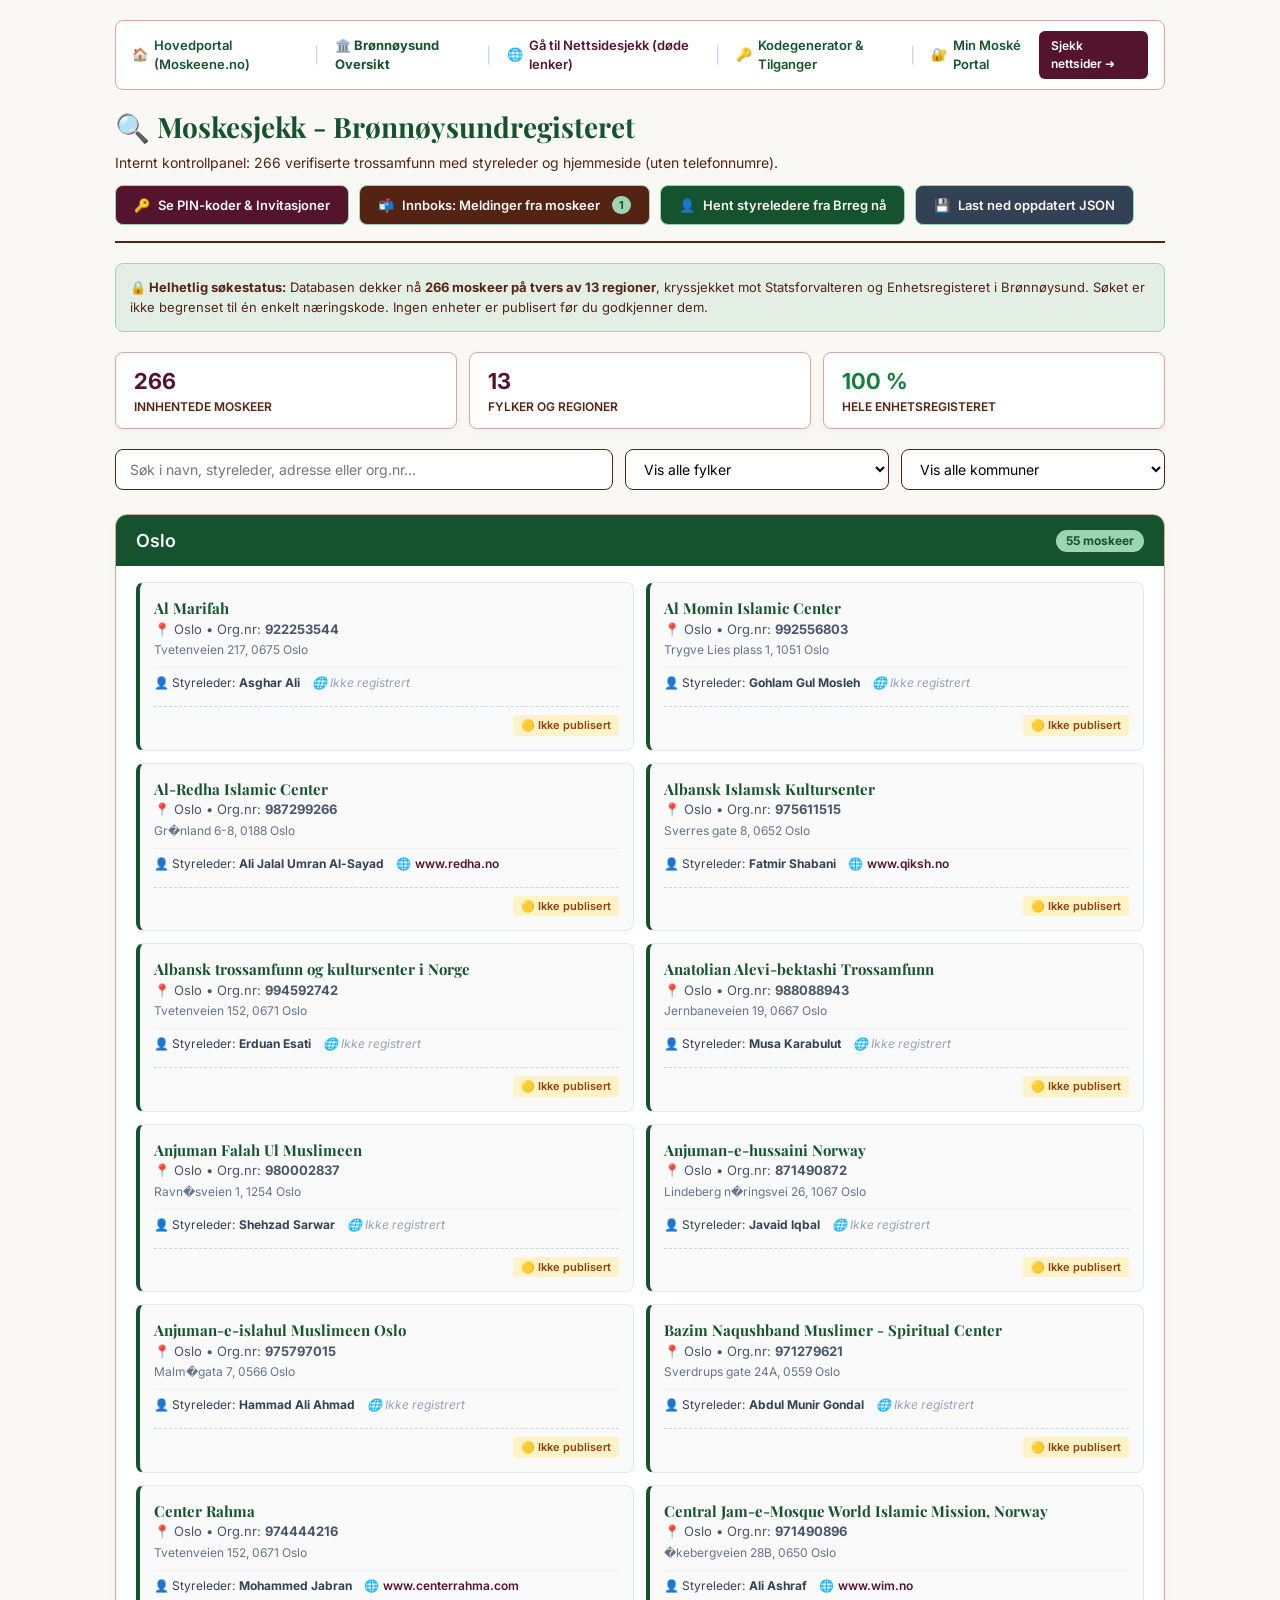
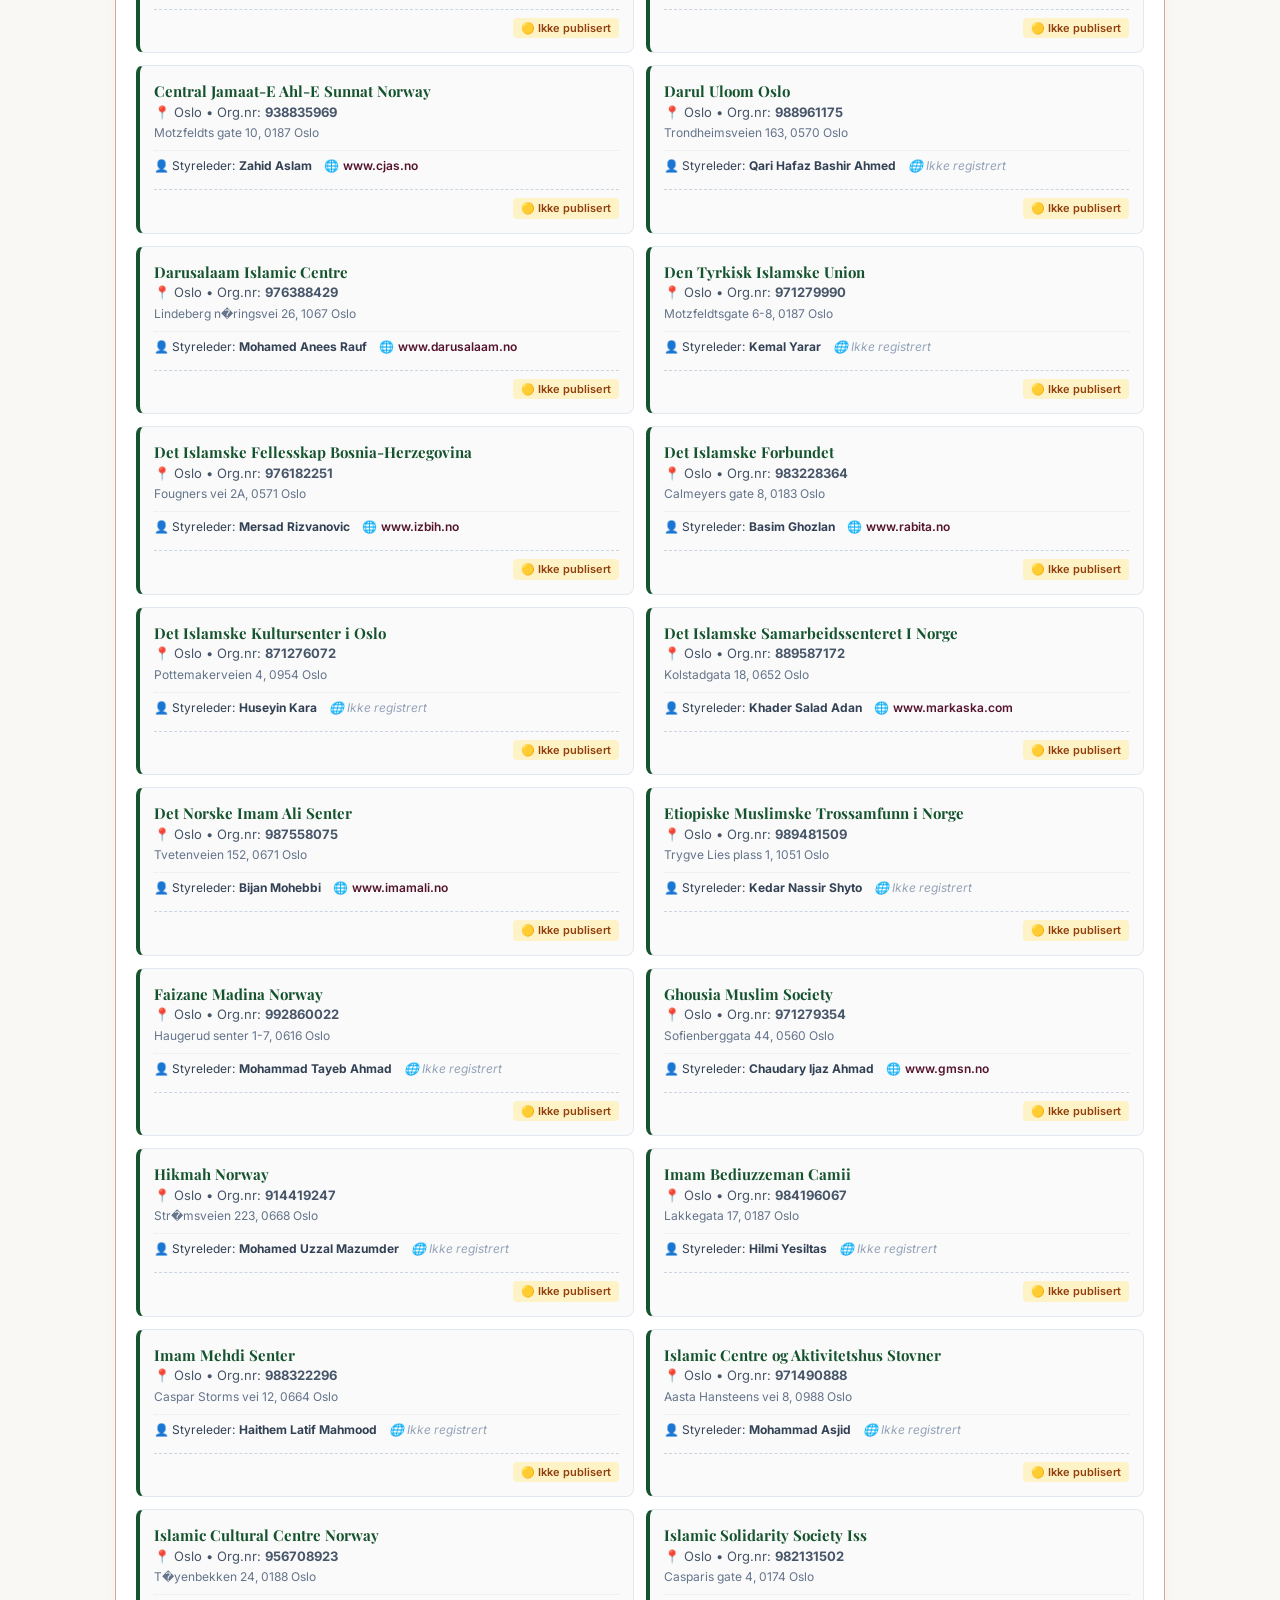
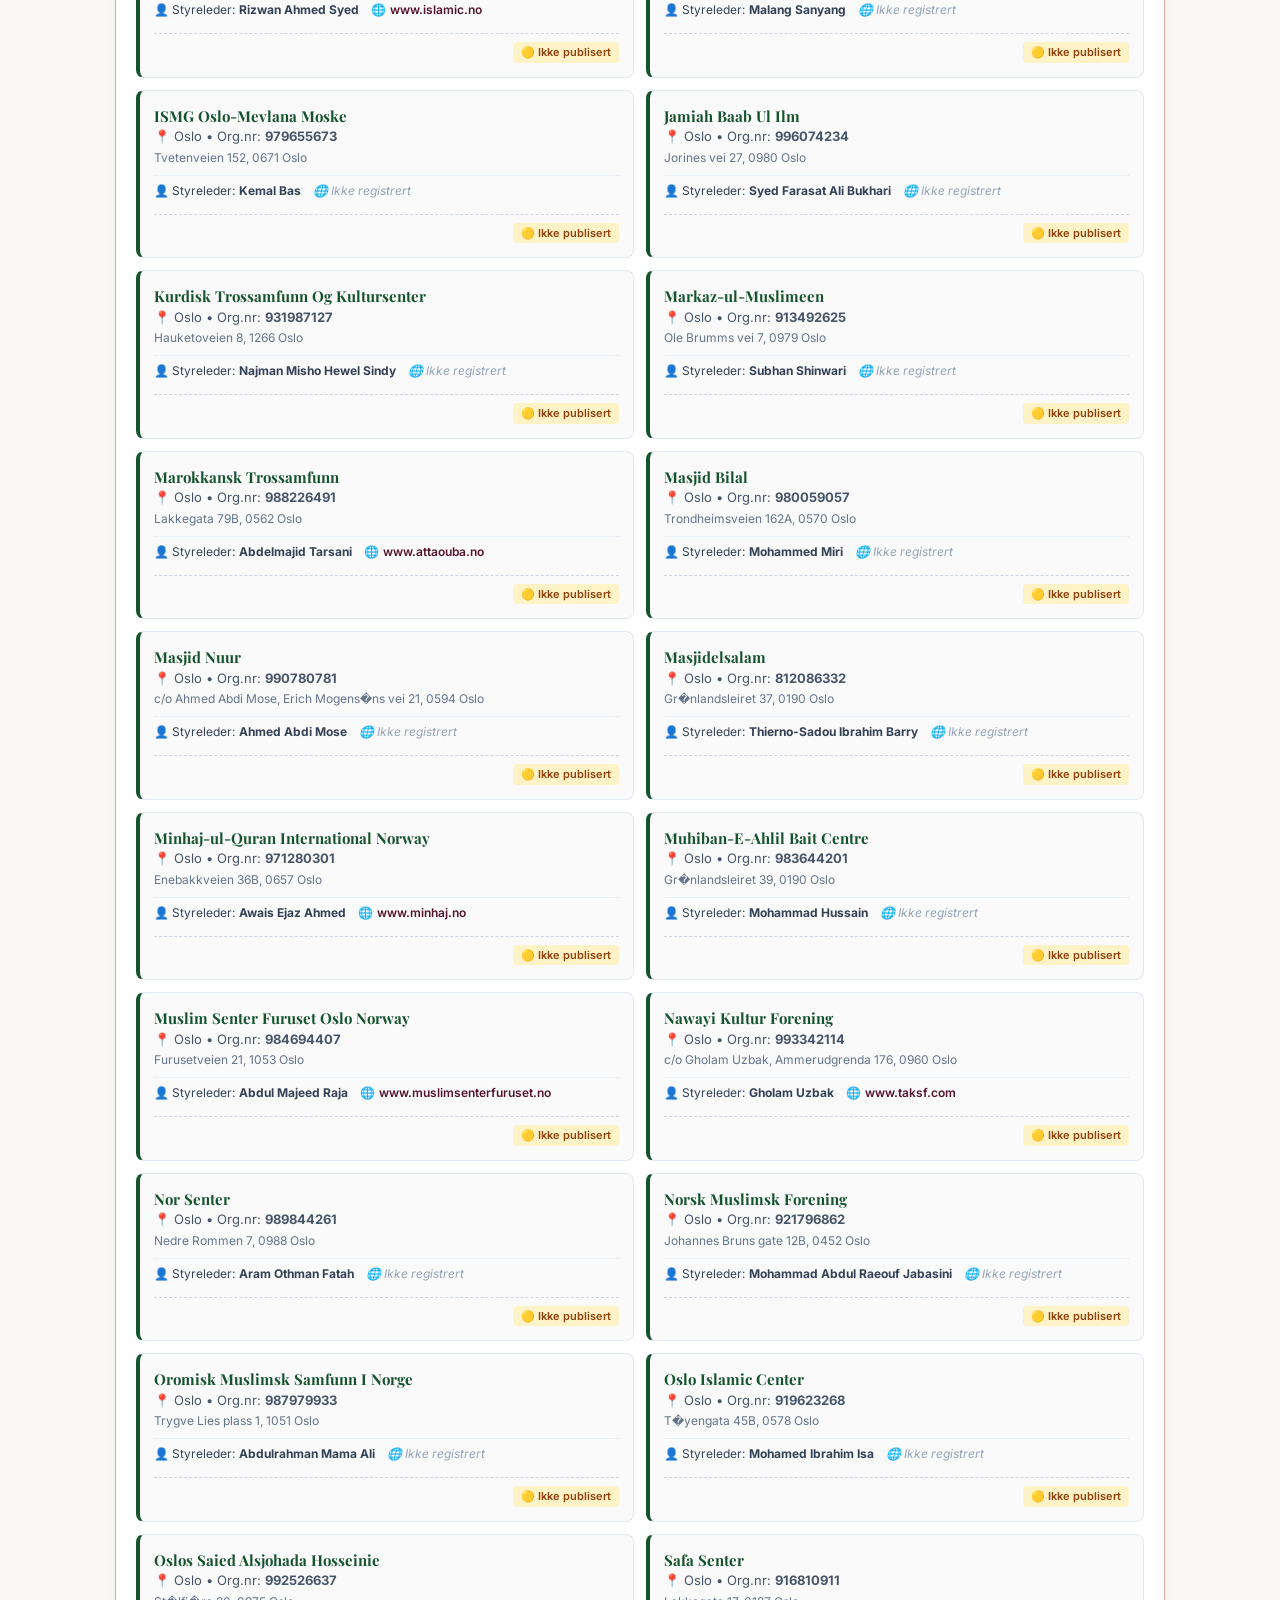
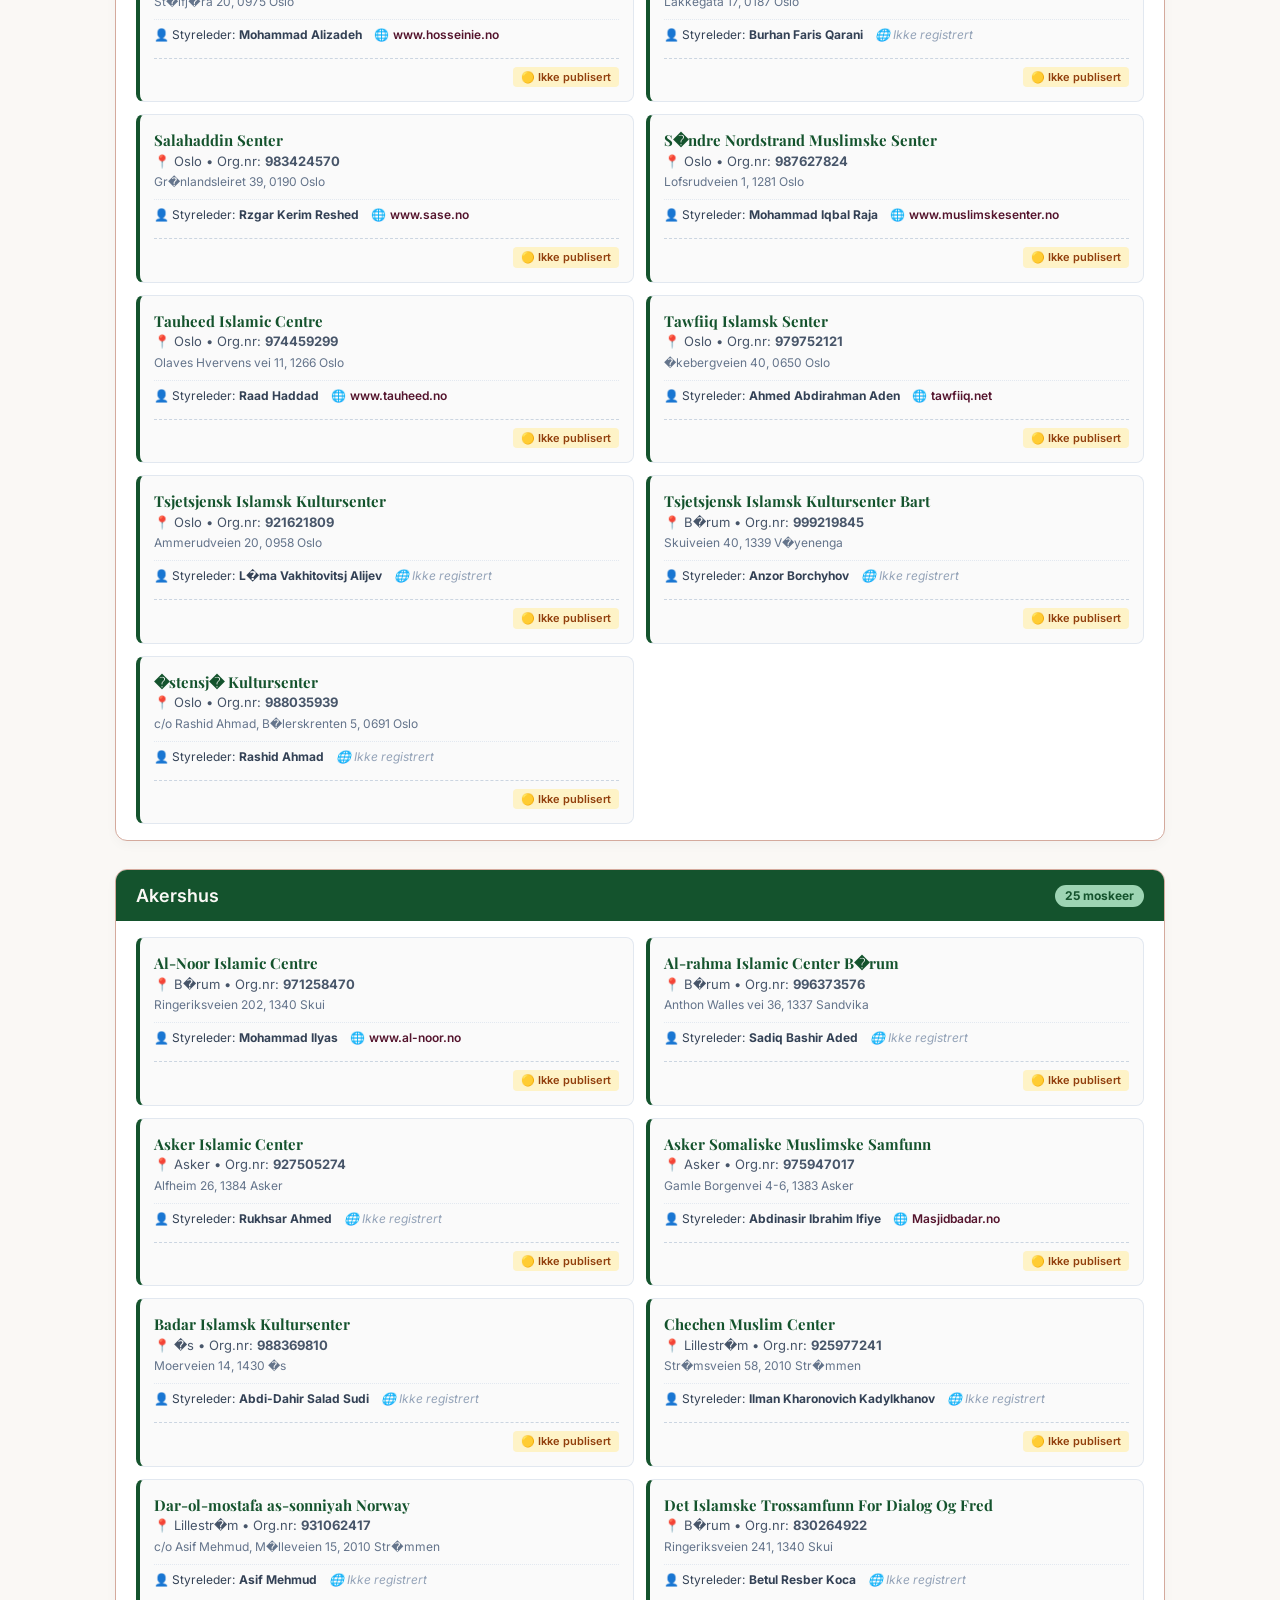
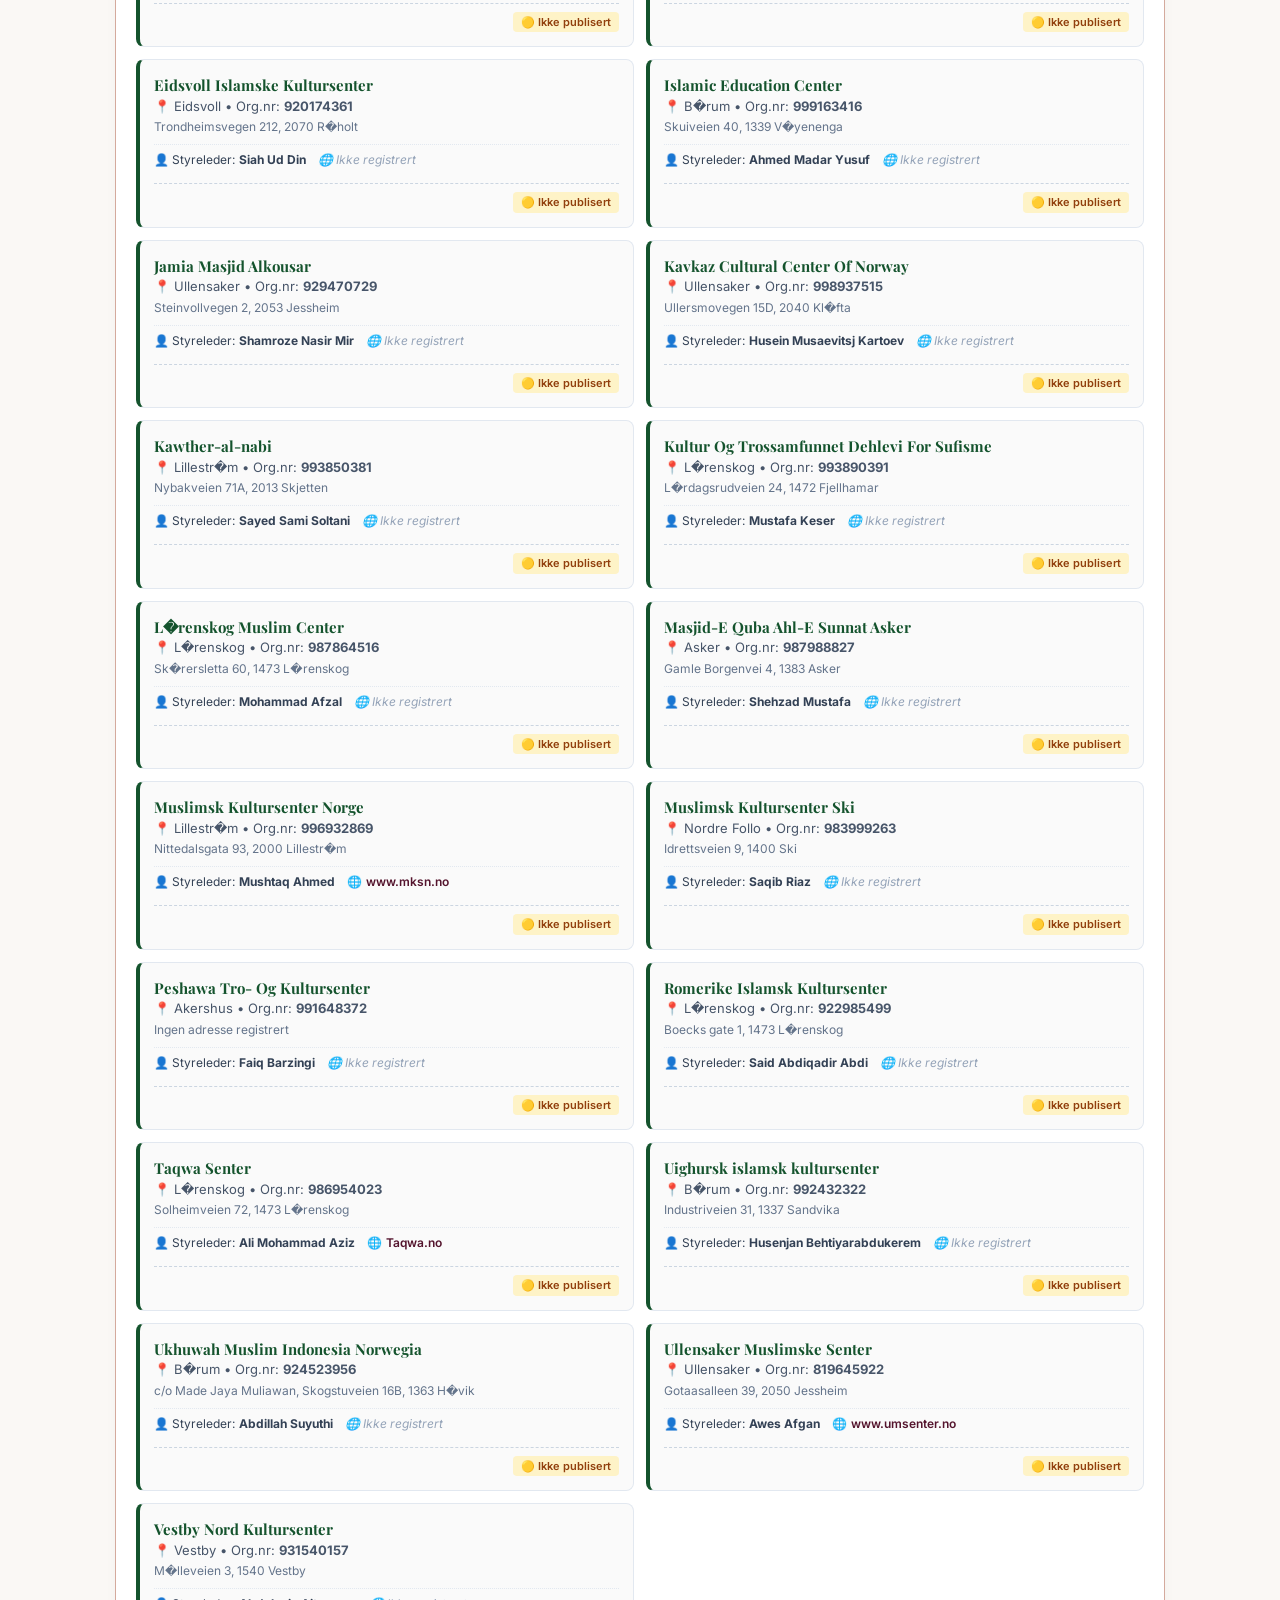
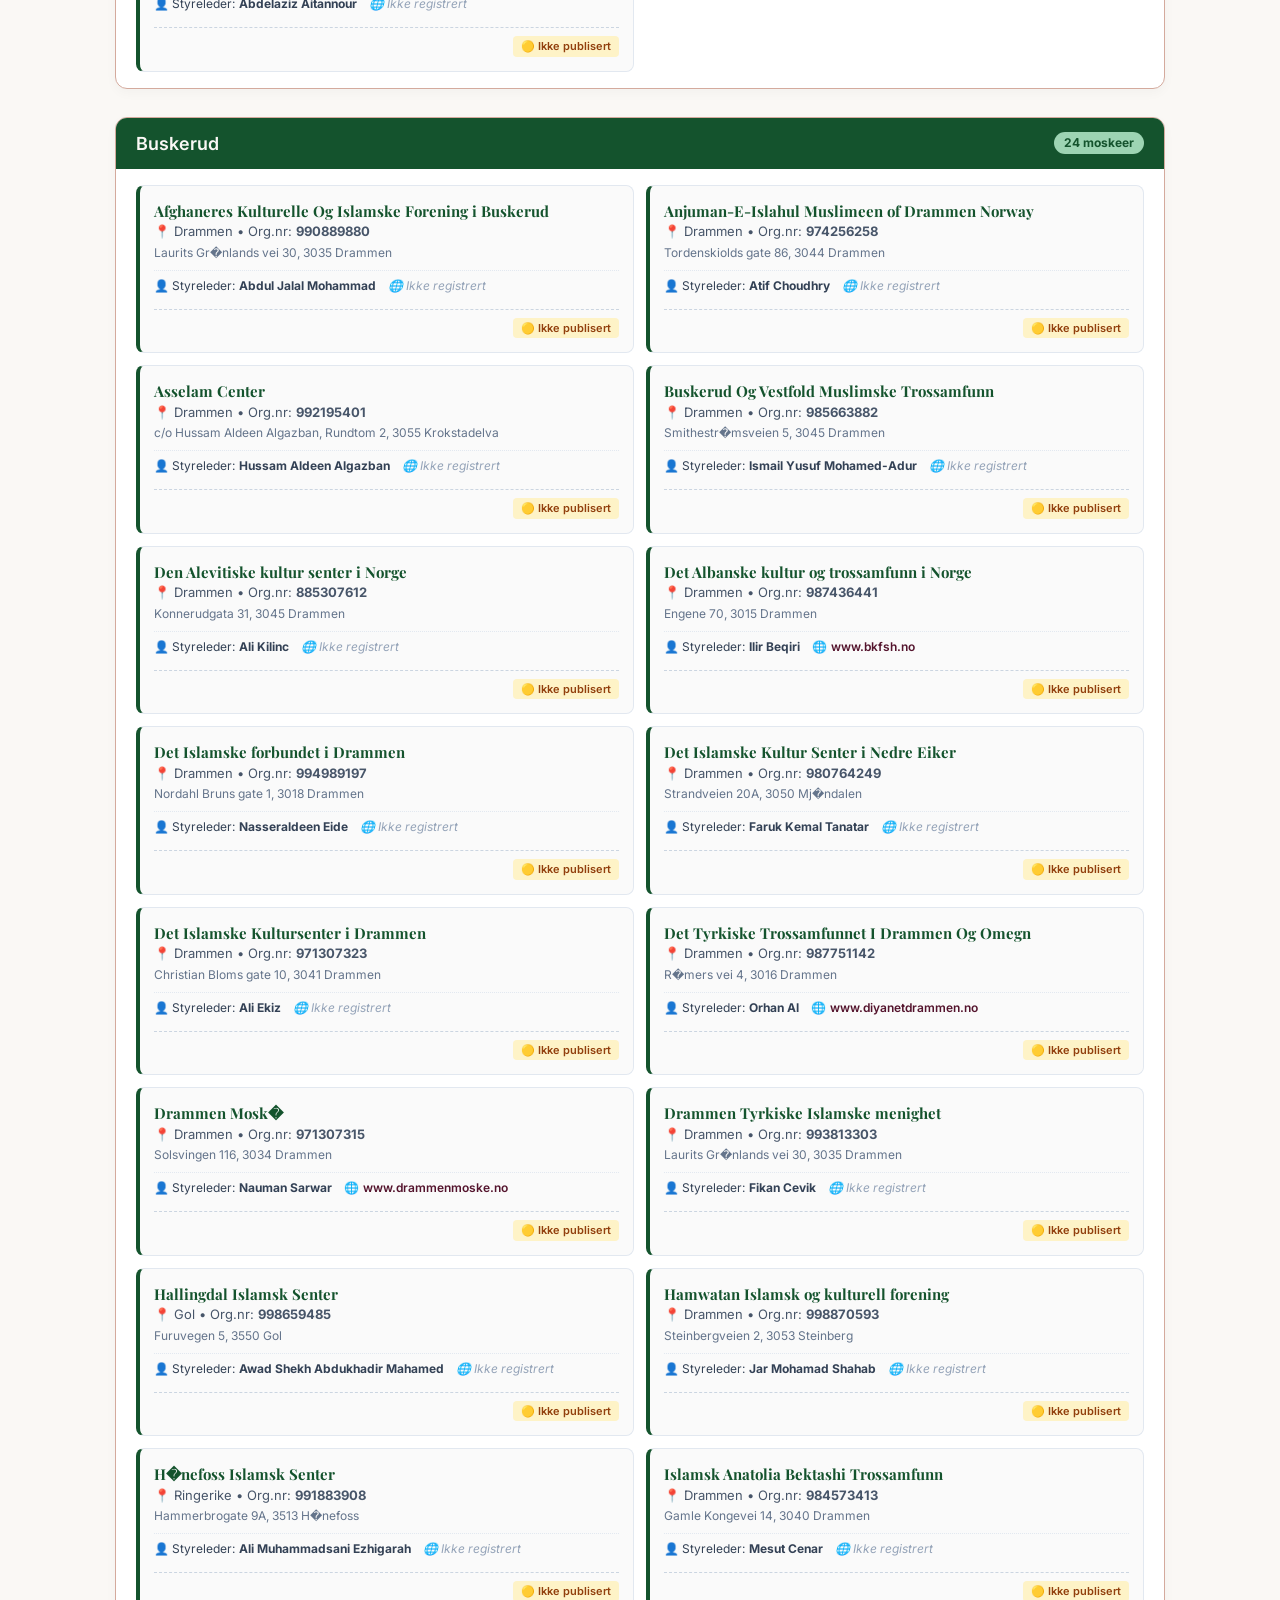
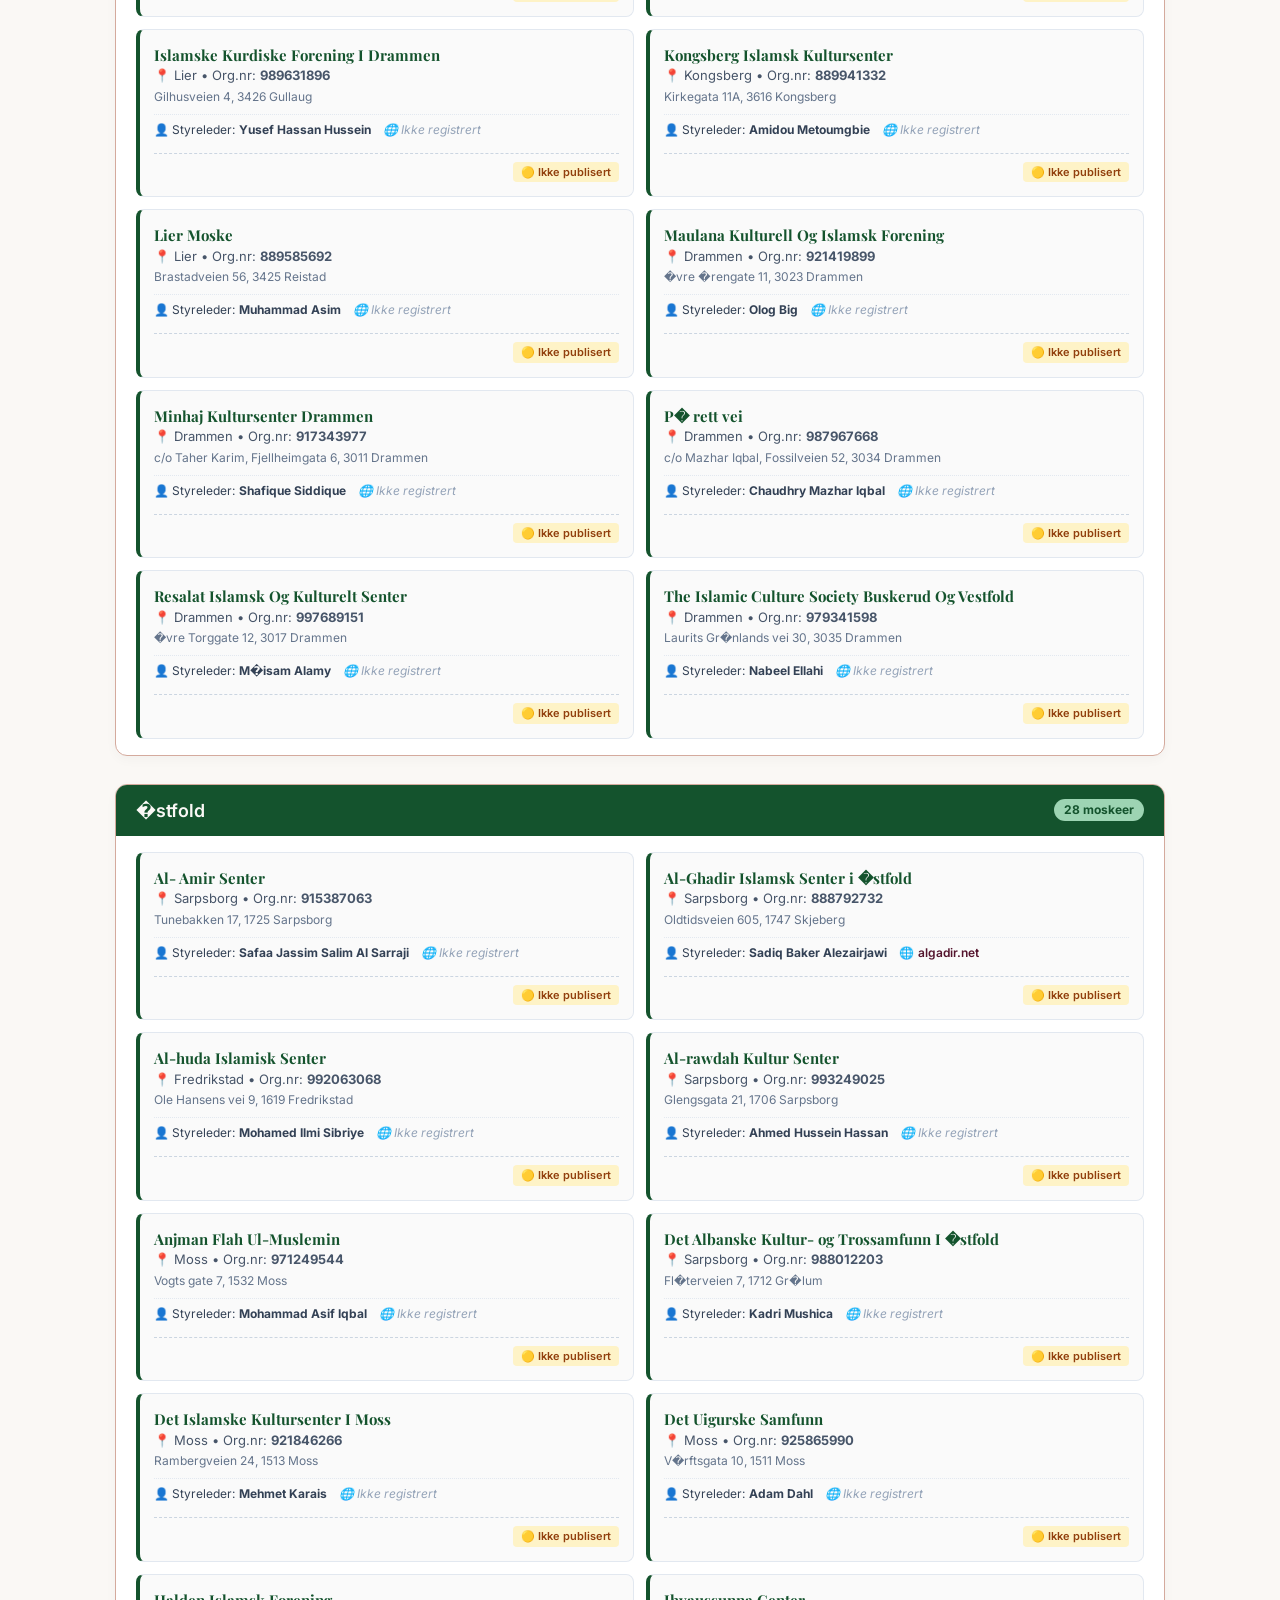
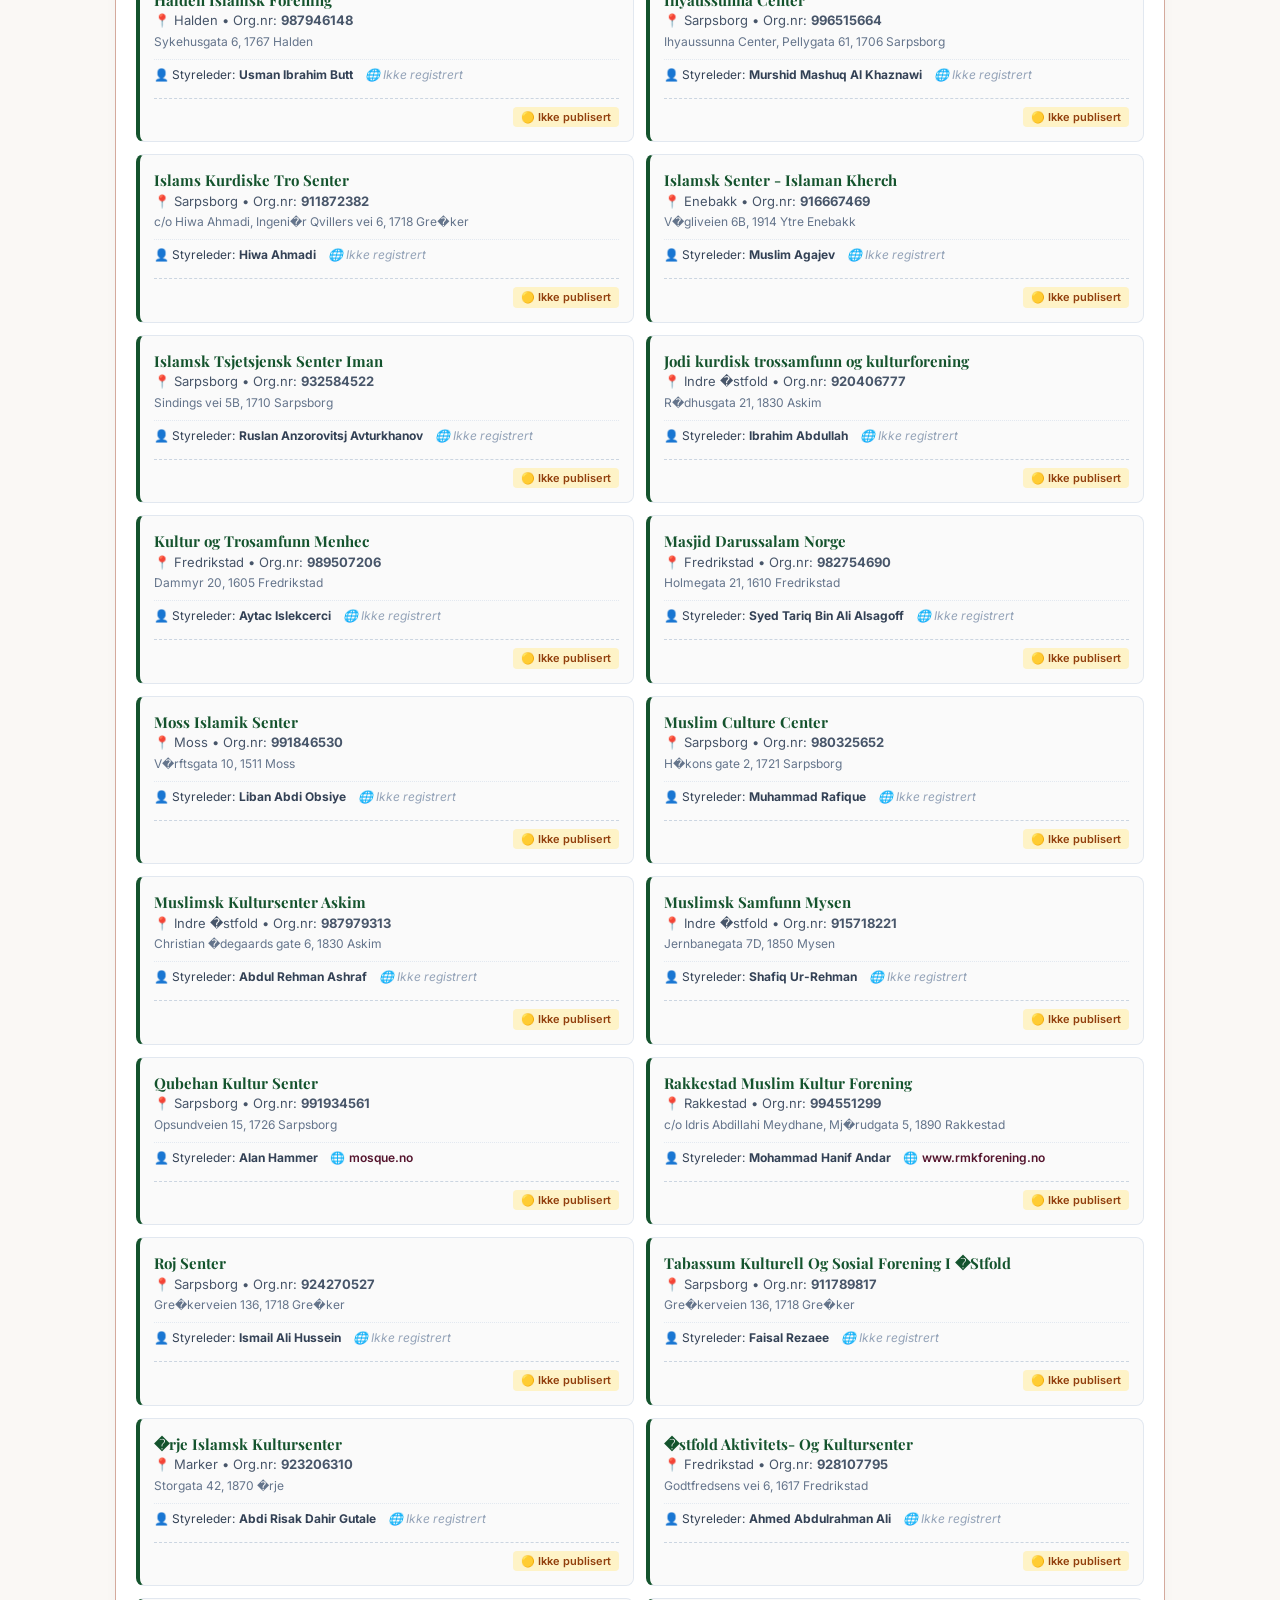
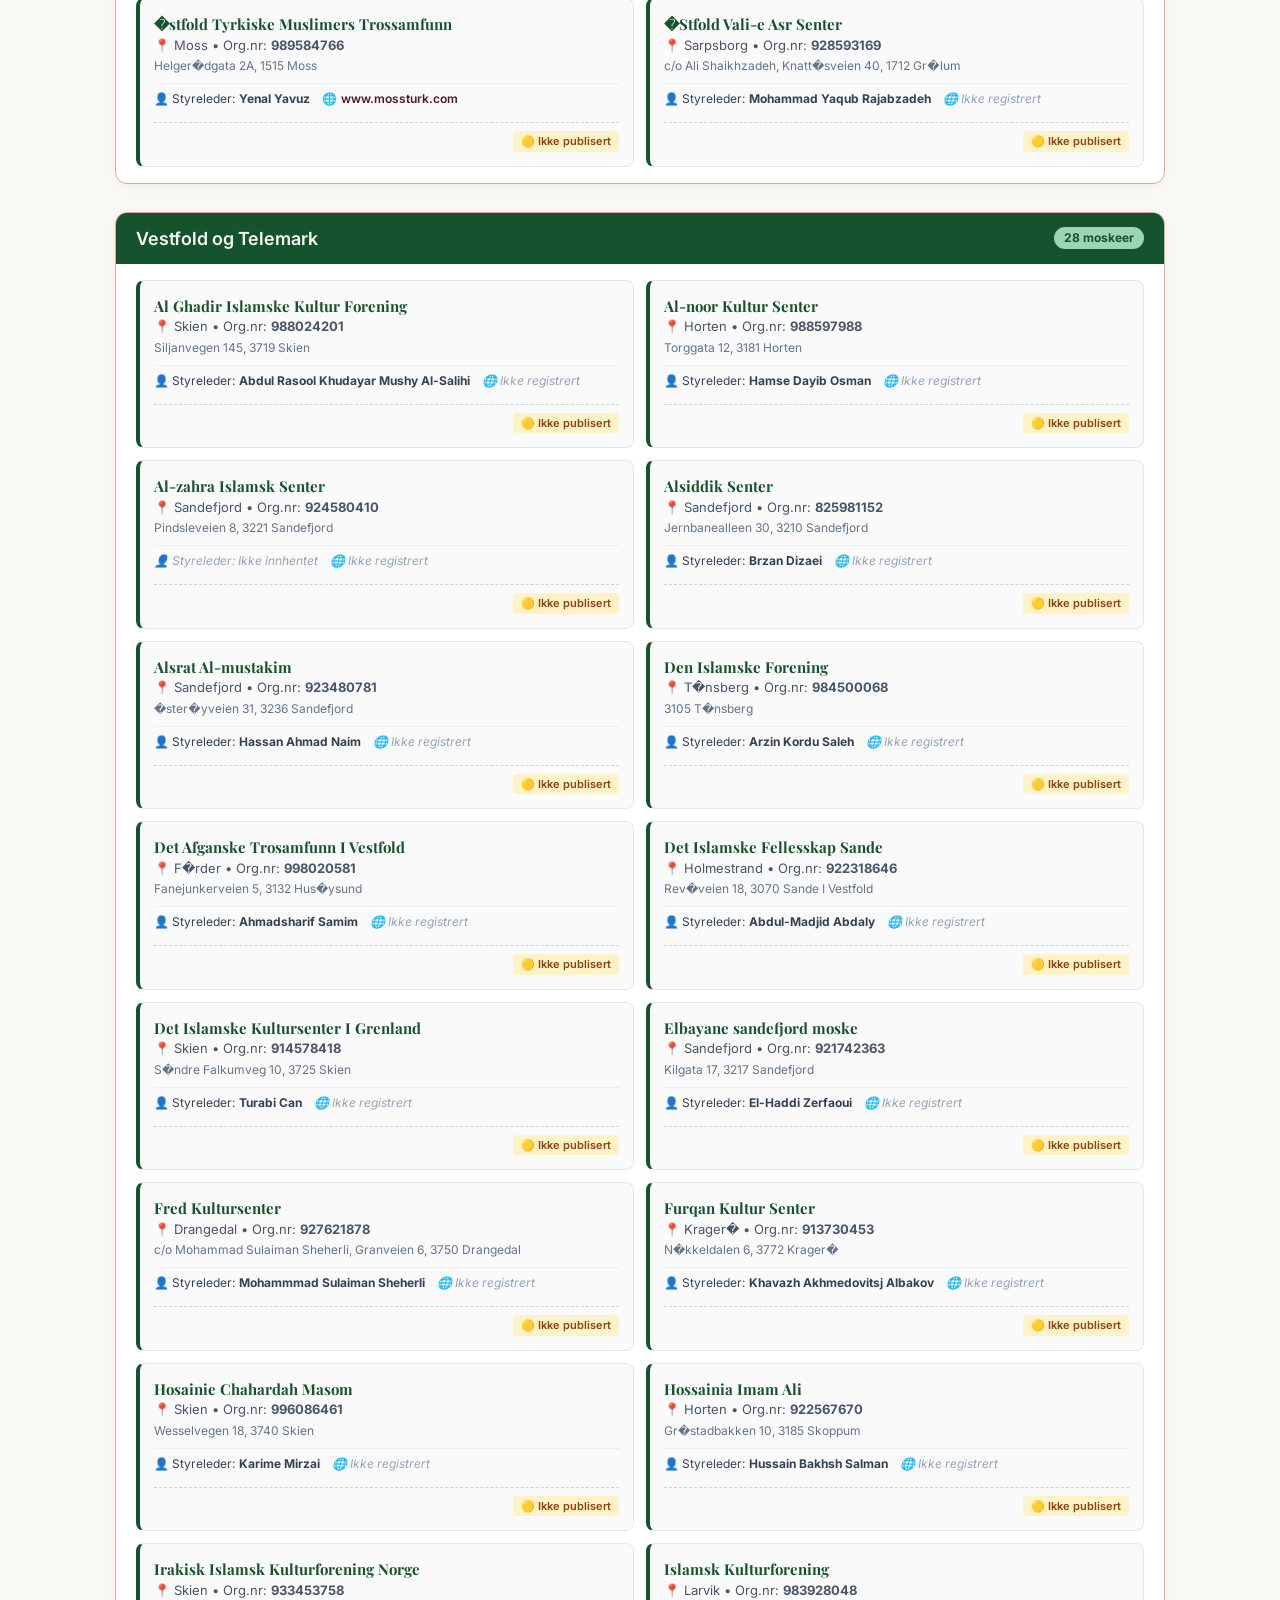
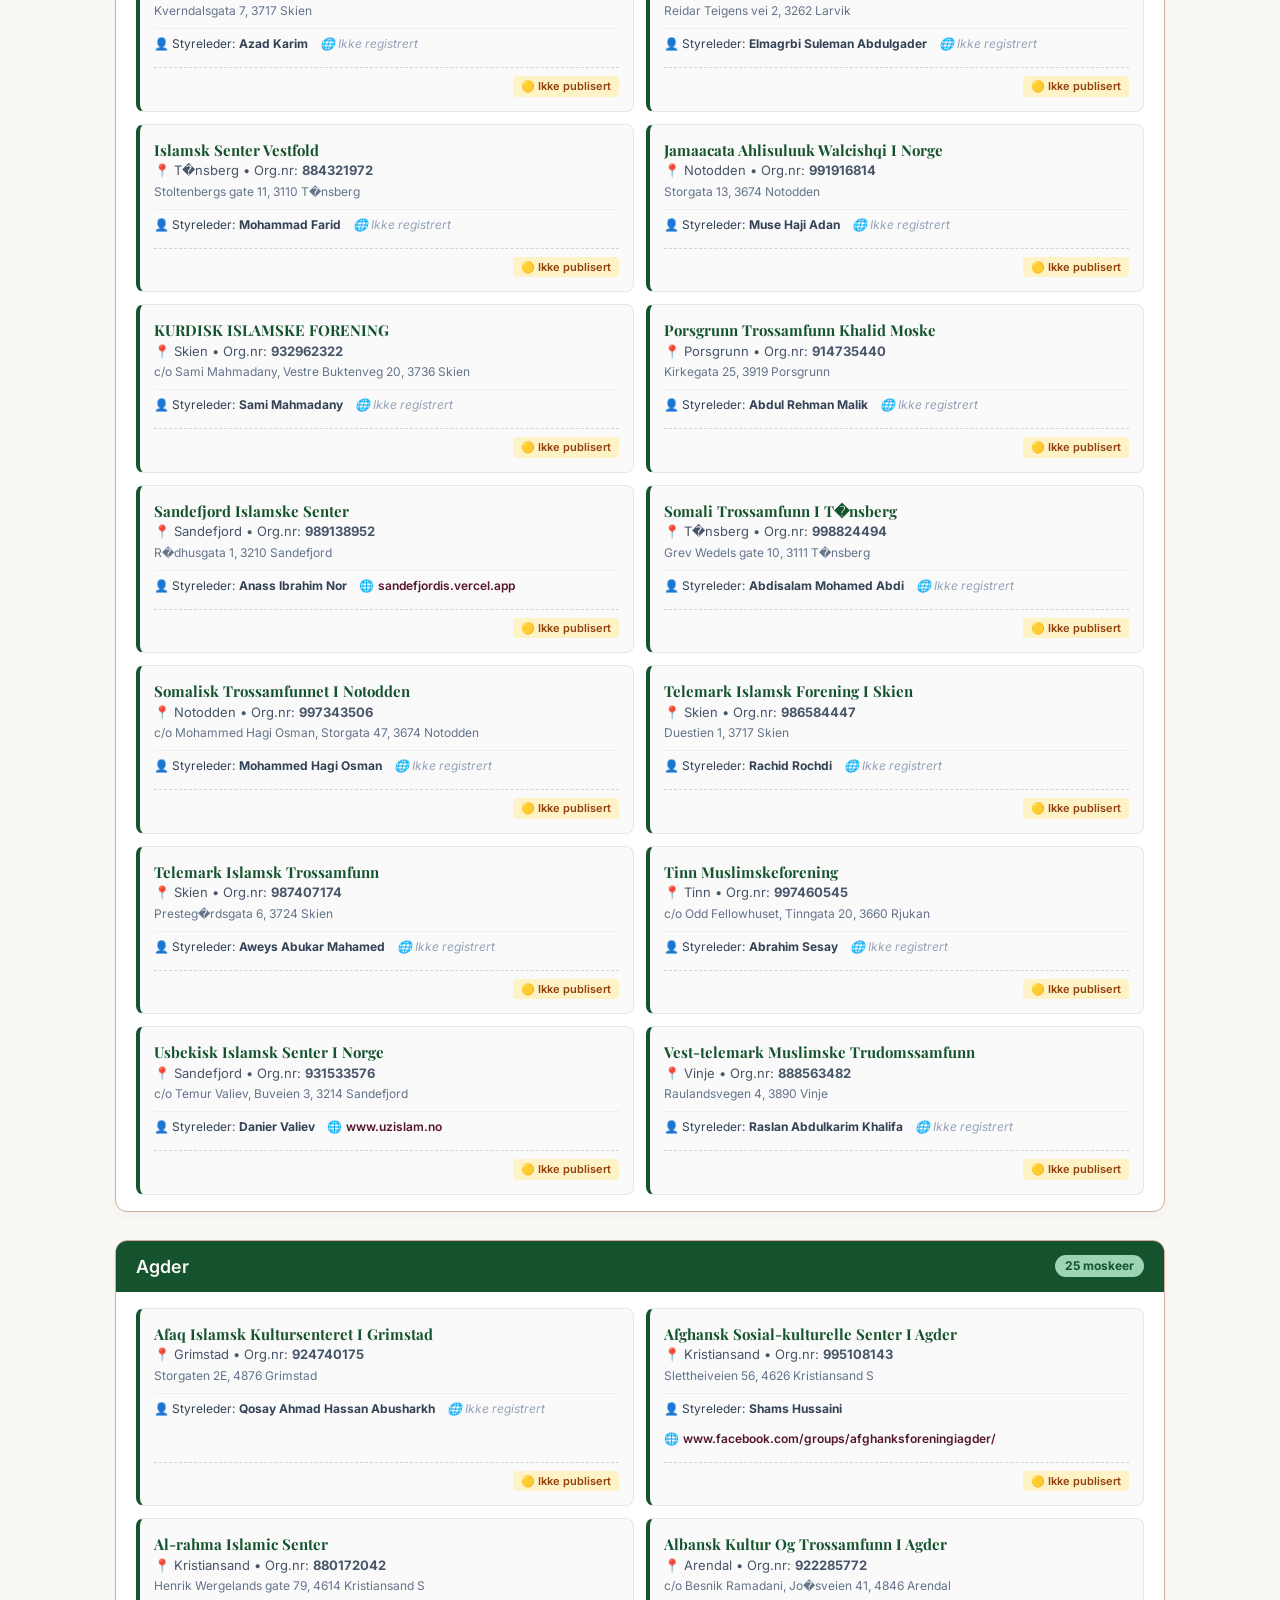
<file: moskesjekk/index.html>
<!DOCTYPE html>
<html lang="no">
<head>
    <meta charset="UTF-8">
    <meta name="viewport" content="width=device-width, initial-scale=1.0, viewport-fit=cover">
    <title>Moskesjekk - Brønnøysund & Moskeoversikt</title>
    <link rel="preconnect" href="https://fonts.googleapis.com">
    <link rel="preconnect" href="https://fonts.gstatic.com" crossorigin>
    <link href="https://fonts.googleapis.com/css2?family=Inter:wght@400;500;600;700&family=Playfair+Display:ital,wght@0,600;1,400&display=swap" rel="stylesheet">
    <link rel="stylesheet" href="../css/base.css">
    <link rel="stylesheet" href="../css/portal.css">
    <style>
        :root {
            --primary: #14532D;
            --secondary: #542314;
            --accent: #54142D;
            --salvie: #9DD4B3;
            --sand: #D4AA9D;
            --bg: #FAF8F5;
            --font-tekst: 'Inter', system-ui, sans-serif;
            --font-tittel: 'Playfair Display', Georgia, serif;
        }

        * { margin: 0; padding: 0; box-sizing: border-box; }
        body { background-color: var(--bg); color: var(--primary); font-family: var(--font-tekst); line-height: 1.5; padding: 20px; }
        .container { max-width: 1050px; margin: 0 auto; }

        header { border-bottom: 2px solid var(--secondary); padding-bottom: 16px; margin-bottom: 20px; display: flex; justify-content: space-between; align-items: flex-end; flex-wrap: wrap; gap: 12px; }
        h1 { font-family: var(--font-tittel); font-size: 28px; color: var(--primary); }
        .sub-header { color: var(--secondary); font-size: 14px; margin-top: 4px; }

        .btn-sync {
            background-color: var(--primary);
            color: var(--bg);
            border: 1px solid var(--salvie);
            padding: 10px 18px;
            border-radius: 8px;
            font-family: var(--font-tekst);
            font-size: 13px;
            font-weight: 600;
            cursor: pointer;
            transition: all 0.2s ease;
            display: inline-flex;
            align-items: center;
            gap: 8px;
        }
        .btn-sync:hover { background-color: #0e3a1f; transform: translateY(-1px); }

        .info-box { background: rgba(157, 212, 179, 0.25); border: 1px solid var(--salvie); border-radius: 8px; padding: 14px; margin-bottom: 20px; font-size: 13px; color: var(--secondary); }

        .stats-bar { display: flex; gap: 12px; margin-bottom: 20px; flex-wrap: wrap; }
        .stat-card { background: white; border: 1px solid var(--sand); border-radius: 8px; padding: 12px 18px; flex: 1; min-width: 180px; box-shadow: 0 2px 6px rgba(0,0,0,0.04); }
        .stat-card .num { font-size: 22px; font-weight: 700; color: var(--accent); }
        .stat-card .label { font-size: 12px; color: var(--secondary); text-transform: uppercase; font-weight: 600; }

        .filter-bar { display: flex; gap: 12px; margin-bottom: 24px; flex-wrap: wrap; }
        .filter-bar input, .filter-bar select { padding: 10px 14px; border: 1px solid var(--secondary); border-radius: 8px; font-family: var(--font-tekst); font-size: 14px; outline: none; background: white; }
        .filter-bar input { flex: 2; min-width: 220px; }
        .filter-bar select { flex: 1; min-width: 180px; }

        .fylke-seksjon { margin-bottom: 28px; background: white; border: 1px solid var(--sand); border-radius: 12px; overflow: hidden; box-shadow: 0 4px 12px rgba(0,0,0,0.03); }
        .fylke-header { background: var(--primary); color: var(--bg); padding: 12px 20px; display: flex; justify-content: space-between; align-items: center; }
        .fylke-header h2 { font-size: 18px; font-weight: 600; }
        .fylke-header .badge { background: var(--salvie); color: var(--primary); padding: 2px 10px; border-radius: 999px; font-size: 12px; font-weight: 700; }

        .moske-liste { padding: 16px 20px; display: grid; grid-template-columns: 1fr; gap: 12px; }
        @media (min-width: 768px) {
            .moske-liste { grid-template-columns: 1fr 1fr; }
        }

        .moske-kort { border: 1px solid #e2e8f0; border-radius: 8px; padding: 14px; background: #fafafa; display: flex; flex-direction: column; justify-content: space-between; gap: 8px; border-left: 4px solid var(--primary); }
        .moske-navn { font-size: 15px; font-weight: 700; color: var(--primary); font-family: var(--font-tittel); }
        .moske-detaljer { font-size: 13px; color: #475569; }

        .moske-kontakt { display: flex; flex-wrap: wrap; gap: 12px; margin-top: 8px; padding-top: 6px; border-top: 1px dotted #e2e8f0; font-size: 12px; }
        .kontakt-item { display: inline-flex; align-items: center; gap: 4px; color: #334155; }
        .kontakt-item a { color: var(--accent); text-decoration: none; font-weight: 600; }
        .kontakt-item a:hover { text-decoration: underline; }
        .kontakt-mangler { color: #94a3b8; font-style: italic; }

        .moske-meta { display: flex; justify-content: flex-end; align-items: center; margin-top: 6px; padding-top: 8px; border-top: 1px dashed #cbd5e1; font-size: 11px; }
        .status-badge { background: #fef3c7; color: #92400e; padding: 2px 8px; border-radius: 4px; font-weight: 600; }

        /* Statusvarsel ved live-søk */
        #syncStatus { display: none; background: #dbeafe; border: 1px solid #93c5fd; color: #1e40af; padding: 12px; border-radius: 8px; margin-bottom: 20px; font-size: 13px; font-weight: 500; }
    </style>
</head>
<body>
    <div class="container">
        <!-- Toppnavigasjon -->
        <div style="display:flex; justify-content:space-between; align-items:center; margin-bottom:16px; padding:10px 16px; background:#fff; border:1px solid var(--sand); border-radius:8px;">
            <div style="display:flex; gap:16px; align-items:center;">
                <a href="../index.html" style="color:var(--primary); text-decoration:none; font-weight:600; font-size:13px; display:inline-flex; align-items:center; gap:6px;">
                    <span>🏠</span> Hovedportal (Moskeene.no)
                </a>
                <span style="color:#cbd5e1;">|</span>
                <span style="font-weight:700; color:var(--primary); font-size:13px;">🏛️ Brønnøysund Oversikt</span>
                <span style="color:#cbd5e1;">|</span>
                <a href="nettsidesjekk.html" style="color:var(--accent); text-decoration:none; font-weight:600; font-size:13px; display:inline-flex; align-items:center; gap:6px;">
                    <span>🌐</span> Gå til Nettsidesjekk (døde lenker)
                </a>
                <span style="color:#cbd5e1;">|</span>
                <a href="tilganger.html" style="color:var(--primary); text-decoration:none; font-weight:600; font-size:13px; display:inline-flex; align-items:center; gap:6px;">
                    <span>🔑</span> Kodegenerator & Tilganger
                </a>
                <span style="color:#cbd5e1;">|</span>
                <a href="../min-moske/index.html" target="_blank" style="color:var(--primary); text-decoration:none; font-weight:600; font-size:13px; display:inline-flex; align-items:center; gap:6px;">
                    <span>🔐</span> Min Moské Portal
                </a>
            </div>
            <a href="nettsidesjekk.html" style="background:var(--accent); color:white; padding:6px 12px; border-radius:6px; text-decoration:none; font-size:12px; font-weight:600;">
                Sjekk nettsider ➜
            </a>
        </div>

        <header>
            <div>
                <h1>🔍 Moskesjekk - Brønnøysundregisteret</h1>
                <p class="sub-header">Internt kontrollpanel: 266 verifiserte trossamfunn med styreleder og hjemmeside (uten telefonnumre).</p>
            </div>
            <div style="display:flex; gap:10px; flex-wrap:wrap;">
                <button class="btn-sync" style="background-color: var(--accent);" onclick="togglePinModal()">
                    <span>🔑</span> Se PIN-koder & Invitasjoner
                </button>
                <button class="btn-sync" style="background-color: var(--secondary);" onclick="toggleMeldingerModal()">
                    <span>📬</span> Innboks: Meldinger fra moskeer <span id="adminMeldingBadge" style="background:var(--salvie); color:var(--primary); font-size:11px; padding:2px 7px; border-radius:999px; font-weight:700; margin-left:4px;">1</span>
                </button>
                <button class="btn-sync" id="btnEnrichRoles" onclick="startBrowserEnrichment()">
                    <span>👤</span> Hent styreledere fra Brreg nå
                </button>
                <button class="btn-sync" style="background-color: #334155;" onclick="downloadUpdatedJson()">
                    <span>💾</span> Last ned oppdatert JSON
                </button>
            </div>
        </header>

        <div id="syncStatus"></div>

        <div class="info-box">
            <strong>🔒 Helhetlig søkestatus:</strong> Databasen dekker nå <strong>266 moskeer på tvers av 13 regioner</strong>, kryssjekket mot Statsforvalteren og Enhetsregisteret i Brønnøysund. Søket er ikke begrenset til én enkelt næringskode. Ingen enheter er publisert før du godkjenner dem.
        </div>

        <div class="stats-bar">
            <div class="stat-card">
                <div class="num" id="stat-total">266</div>
                <div class="label">Innhentede moskeer</div>
            </div>
            <div class="stat-card">
                <div class="num" id="stat-fylker">13</div>
                <div class="label">Fylker og regioner</div>
            </div>
            <div class="stat-card">
                <div class="num" style="color: #15803d;">100 %</div>
                <div class="label">Hele Enhetsregisteret</div>
            </div>
        </div>

        <!-- Filter og søk -->
        <div class="filter-bar">
            <input type="text" id="searchInput" placeholder="Søk i navn, styreleder, adresse eller org.nr...">
            <select id="fylkeSelect">
                <option value="alle">Vis alle fylker</option>
            </select>
            <select id="kommuneSelect">
                <option value="alle">Vis alle kommuner</option>
            </select>
        </div>

        <!-- Beholder for fylkene -->
        <div id="fylkeContainer">
            <p>Laster innhentede moskeer...</p>
        </div>
    </div>

    <script src="../js/utils.js"></script>
    <script src="../js/store.js"></script>
    <script>
        let dataCache = null;

        async function init() {
            try {
                dataCache = await MoskeStore.loadUpubliserte();
                
                document.getElementById('stat-total').textContent = dataCache.totaltAntall;
                const fylkeKeys = Object.keys(dataCache.fylker);
                document.getElementById('stat-fylker').textContent = fylkeKeys.length;

                // Fyll fylke-nedtrekk
                const fylkeSelect = document.getElementById('fylkeSelect');
                fylkeSelect.innerHTML = '<option value="alle">Vis alle fylker</option>';
                fylkeKeys.sort().forEach(fylke => {
                    const opt = document.createElement('option');
                    opt.value = fylke;
                    opt.textContent = `${fylke} (${dataCache.fylker[fylke].length})`;
                    fylkeSelect.appendChild(opt);
                });

                oppdaterKommuneFilter('alle');
                renderMoskeer();

                // Lyttere for søk og filter
                document.getElementById('searchInput').addEventListener('input', renderMoskeer);
                document.getElementById('fylkeSelect').addEventListener('change', (e) => {
                    oppdaterKommuneFilter(e.target.value);
                    renderMoskeer();
                });
                document.getElementById('kommuneSelect').addEventListener('change', renderMoskeer);

            } catch (err) {
                document.getElementById('fylkeContainer').innerHTML = '<p style="color:red;">Kunne ikke laste datafilen. Sjekk at upublisert-moskeer.json ligger i data-mappen.</p>';
            }
        }

        function oppdaterKommuneFilter(valgtFylke) {
            const kommuneSelect = document.getElementById('kommuneSelect');
            const tidlValgt = kommuneSelect.value;
            kommuneSelect.innerHTML = '<option value="alle">Vis alle kommuner</option>';

            const kommuneCounts = {};
            for (const [fylke, moskeer] of Object.entries(dataCache.fylker)) {
                if (valgtFylke !== 'alle' && fylke !== valgtFylke) continue;
                for (const m of moskeer) {
                    const k = (m.kommune || 'Uoppgitt').trim();
                    kommuneCounts[k] = (kommuneCounts[k] || 0) + 1;
                }
            }

            const sorterteKommuner = Object.keys(kommuneCounts).sort((a, b) => a.localeCompare(b, 'no'));
            sorterteKommuner.forEach(k => {
                const opt = document.createElement('option');
                opt.value = k;
                opt.textContent = `${k} (${kommuneCounts[k]})`;
                kommuneSelect.appendChild(opt);
            });

            if (sorterteKommuner.includes(tidlValgt)) {
                kommuneSelect.value = tidlValgt;
            } else {
                kommuneSelect.value = 'alle';
            }
        }

        function renderMoskeer() {
            const container = document.getElementById('fylkeContainer');
            const searchVal = document.getElementById('searchInput').value.toLowerCase().trim();
            const selectedFylke = document.getElementById('fylkeSelect').value;
            const selectedKommune = document.getElementById('kommuneSelect').value;

            container.innerHTML = '';
            let synligeFylker = 0;

            for (const [fylke, moskeer] of Object.entries(dataCache.fylker)) {
                if (selectedFylke !== 'alle' && fylke !== selectedFylke) continue;

                // Filtrer på søk og kommune
                const filtrerte = moskeer.filter(m => {
                    if (selectedKommune !== 'alle' && (m.kommune || '').toLowerCase() !== selectedKommune.toLowerCase()) {
                        return false;
                    }
                    const matchNavn = (m.navn || '').toLowerCase().includes(searchVal);
                    const matchKommune = (m.kommune || '').toLowerCase().includes(searchVal);
                    const matchOrg = (m.orgnr || '').includes(searchVal);
                    const matchAdresse = (m.adresse || '').toLowerCase().includes(searchVal);
                    const matchLeder = (m.styreleder || '').toLowerCase().includes(searchVal);
                    const matchNett = (m.nettside || '').toLowerCase().includes(searchVal);
                    return matchNavn || matchKommune || matchOrg || matchAdresse || matchLeder || matchNett;
                });

                if (filtrerte.length === 0) continue;
                synligeFylker++;

                const fylkeBox = document.createElement('div');
                fylkeBox.className = 'fylke-seksjon';

                fylkeBox.innerHTML = `
                    <div class="fylke-header">
                        <h2>${fylke}</h2>
                        <span class="badge">${filtrerte.length} moskeer</span>
                    </div>
                    <div class="moske-liste">
                        ${filtrerte.map(m => {
                            const lederHtml = m.styreleder
                                ? `<span class="kontakt-item">👤 Styreleder: <strong>${escapeHtml(m.styreleder)}</strong></span>`
                                : `<span class="kontakt-item kontakt-mangler">👤 Styreleder: Ikke innhentet</span>`;

                            const safeNett = m.nettside ? (m.nettside.startsWith('http') ? m.nettside : 'https://' + m.nettside) : '';
                            const nettHtml = m.nettside
                                ? `<span class="kontakt-item">🌐 <a href="${escapeHtml(safeNett)}" target="_blank" rel="noopener noreferrer">${escapeHtml(m.nettside)}</a></span>`
                                : `<span class="kontakt-item kontakt-mangler">🌐 Ikke registrert</span>`;

                            return `
                            <div class="moske-kort">
                                <div>
                                    <div class="moske-navn">${escapeHtml(m.navn)}</div>
                                    <div class="moske-detaljer">📍 ${escapeHtml(m.kommune)} &bull; Org.nr: <strong>${escapeHtml(m.orgnr)}</strong></div>
                                    <div class="moske-detaljer" style="font-size:12px; color:#64748b; margin-top:2px;">${escapeHtml(m.adresse || 'Ingen adresse registrert')}</div>
                                    <div class="moske-kontakt">
                                        ${lederHtml}
                                        ${nettHtml}
                                    </div>
                                </div>
                                <div class="moske-meta">
                                    <span class="status-badge">🟡 Ikke publisert</span>
                                </div>
                            </div>
                            `;
                        }).join('')}
                    </div>
                `;

                container.appendChild(fylkeBox);
            }

            if (synligeFylker === 0) {
                container.innerHTML = '<p style="padding:20px; text-align:center; color:#64748b;">Ingen moskeer matchet søket ditt.</p>';
            }
        }

        // Kjører direkte i brukerens egen nettleser mot Brreg sitt åpne API (CORS-støttet, ingen terminal-spørsmål)
        async function startBrowserEnrichment() {
            const btn = document.getElementById('btnEnrichRoles');
            const statusDiv = document.getElementById('syncStatus');
            statusDiv.style.display = 'block';
            statusDiv.style.background = '#dbeafe';
            statusDiv.style.color = '#1e40af';
            statusDiv.style.border = '1px solid #93c5fd';
            btn.disabled = true;

            const allMoskeer = [];
            for (const moskeer of Object.values(dataCache.fylker)) {
                allMoskeer.push(...moskeer);
            }

            let done = 0;
            let funnetLedere = 0;
            statusDiv.innerHTML = `⏳ Starter direkte oppslag mot Brønnøysund i nettleseren (0 av ${allMoskeer.length})...`;

            // Henter i bolker på 4 om gangen
            const batchSize = 4;
            for (let i = 0; i < allMoskeer.length; i += batchSize) {
                const batch = allMoskeer.slice(i, i + batchSize);
                await Promise.all(batch.map(async (m) => {
                    try {
                        // 1. Hjemmeside
                        if (!m.nettside) {
                            const resE = await fetch(`https://data.brreg.no/enhetsregisteret/api/enheter/${m.orgnr}`);
                            if (resE.ok) {
                                const jsonE = await resE.json();
                                if (jsonE.hjemmeside) m.nettside = jsonE.hjemmeside.trim();
                            }
                        }
                        // 2. Styreleder
                        if (!m.styreleder) {
                            const resR = await fetch(`https://data.brreg.no/enhetsregisteret/api/enheter/${m.orgnr}/roller`);
                            if (resR.ok) {
                                const jsonR = await resR.json();
                                if (jsonR.rollegrupper) {
                                    for (const rg of jsonR.rollegrupper) {
                                        if (rg.type && rg.type.kode === 'STYR' && rg.roller) {
                                            for (const r of rg.roller) {
                                                if (r.type && r.type.kode === 'LEDE' && r.person && r.person.navn) {
                                                    const p = r.person.navn;
                                                    const deler = [p.fornavn, p.mellomnavn, p.etternavn].filter(Boolean);
                                                    m.styreleder = deler.join(' ');
                                                    funnetLedere++;
                                                    break;
                                                }
                                            }
                                        }
                                    }
                                }
                            }
                        }
                    } catch (e) {
                        // Ignorer enkelte nettfeil
                    }
                    done++;
                }));

                statusDiv.innerHTML = `⏳ Henter styreledere fra Brønnøysund... ${done} av ${allMoskeer.length} fullført (${funnetLedere} styreledere funnet)`;
                renderMoskeer();
            }

            btn.disabled = false;
            statusDiv.style.background = '#dcfce7';
            statusDiv.style.color = '#15803d';
            statusDiv.style.border = '1px solid #86efac';
            statusDiv.innerHTML = `✅ <strong>Ferdig!</strong> Oppslag mot Brønnøysundregistrene er fullført i nettleseren. Klikk «Last ned oppdatert JSON» hvis du vil lagre den.`;
        }

        function downloadUpdatedJson() {
            const dataStr = "data:text/json;charset=utf-8," + encodeURIComponent(JSON.stringify(dataCache, null, 2));
            const dlAnchor = document.createElement('a');
            dlAnchor.setAttribute("href", dataStr);
            dlAnchor.setAttribute("download", "upublisert-moskeer.json");
            document.body.appendChild(dlAnchor);
            dlAnchor.click();
            dlAnchor.remove();
        }

        // ======================================================================
        // PIN-KODER OG INVITASJONER FOR MOSKEENE
        // ======================================================================
        let pubDataForPin = null;

        async function togglePinModal() {
            const modal = document.getElementById('pinModalOverlay');
            if (modal.style.display === 'block') {
                modal.style.display = 'none';
                return;
            }

            modal.style.display = 'block';
            const innhold = document.getElementById('pinModalInnhold');
            innhold.innerHTML = '<p style="padding:20px; text-align:center;">Laster inn moskeenes PIN-koder og kontaktregister...</p>';

            try {
                if (!pubDataForPin) {
                    pubDataForPin = await MoskeStore.loadPubliserte();
                }

                const moskeer = [];
                for (const liste of Object.values(pubDataForPin.fylker || {})) {
                    moskeer.push(...liste);
                }

                innhold.innerHTML = `
                    <div style="background:#f0fdf4; border:1px solid #bbf7d0; border-radius:8px; padding:12px 16px; margin-bottom:16px; display:flex; justify-content:space-between; align-items:center; flex-wrap:wrap; gap:10px;">
                        <div style="font-size:13px; color:#166534;">
                            <strong>👑 Egen kodegenerator & mobil-administrasjon:</strong> For å registrere/endre styrelederens mobilnummer eller generere nye tilfeldige 8-sifrede koder:
                        </div>
                        <a href="tilganger.html" style="background:var(--primary); color:white; padding:8px 14px; border-radius:6px; text-decoration:none; font-size:12px; font-weight:700;">
                            Åpne Kodegenerator & Tilganger ➜
                        </a>
                    </div>
                    <div style="overflow-x:auto;">
                        <table style="width:100%; border-collapse:collapse; font-size:13px; text-align:left;">
                            <thead>
                                <tr style="background:#f1f5f9; border-bottom:2px solid #cbd5e1; color:#334155;">
                                    <th style="padding:10px 12px;">Moské</th>
                                    <th style="padding:10px 12px;">Kommune</th>
                                    <th style="padding:10px 12px;">Styreleder</th>
                                    <th style="padding:10px 12px;">Imam</th>
                                    <th style="padding:10px 12px; text-align:center;">PIN-kode</th>
                                    <th style="padding:10px 12px; text-align:right;">Invitasjon</th>
                                </tr>
                            </thead>
                            <tbody>
                                ${moskeer.map(m => {
                                    const k = m.kontakt || {};
                                    const lederNavn = (k.styreleder && k.styreleder.navn) || m.styreleder || 'Ikke oppgitt';
                                    const lederMobil = (k.styreleder && k.styreleder.mobil) || '';
                                    const imamNavn = (k.imam && k.imam.navn) || '-';
                                    const imamMobil = (k.imam && k.imam.mobil) || '';
                                    const pin = k.pin || 'Mangler';

                                    return `
                                    <tr style="border-bottom:1px solid #e2e8f0;">
                                        <td style="padding:10px 12px; font-weight:700; color:var(--primary);">${escapeHtml(m.navn)}</td>
                                        <td style="padding:10px 12px; color:#64748b;">${escapeHtml(m.kommune)}</td>
                                        <td style="padding:10px 12px;">
                                            <div>${escapeHtml(lederNavn)}</div>
                                            <div style="font-size:11px; color:#64748b;">${lederMobil ? '📱 ' + escapeHtml(lederMobil) : '<span style="color:#f59e0b;">Mangler mobil</span>'}</div>
                                        </td>
                                        <td style="padding:10px 12px;">
                                            <div>${escapeHtml(imamNavn)}</div>
                                            <div style="font-size:11px; color:#64748b;">${imamMobil ? '📱 ' + escapeHtml(imamMobil) : ''}</div>
                                        </td>
                                        <td style="padding:10px 12px; text-align:center;">
                                            <span style="display:inline-block; background:#fef3c7; color:#92400e; font-family:monospace; font-size:14px; font-weight:700; padding:3px 8px; border-radius:4px; border:1px solid #fde68a;">
                                                ${escapeHtml(pin)}
                                            </span>
                                        </td>
                                        <td style="padding:10px 12px; text-align:right;">
                                            <button type="button" onclick="kopierInvitasjon('${escapeHtml(m.orgnr)}')" style="background:var(--primary); color:white; border:none; padding:6px 12px; border-radius:6px; font-size:11px; font-weight:600; cursor:pointer;">
                                                📋 Kopier SMS
                                            </button>
                                        </td>
                                    </tr>
                                    `;
                                }).join('')}
                            </tbody>
                        </table>
                    </div>
                `;
            } catch (e) {
                innhold.innerHTML = '<p style="color:red; padding:20px;">Kunne ikke laste PIN-koder fra publisert-moskeer.json.</p>';
            }
        }

        function kopierInvitasjon(orgnr) {
            let funnetMoske = null;
            if (pubDataForPin && pubDataForPin.fylker) {
                for (const liste of Object.values(pubDataForPin.fylker)) {
                    const match = liste.find(m => m.orgnr === orgnr);
                    if (match) { funnetMoske = match; break; }
                }
            }
            if (!funnetMoske) return;

            const moskeNavn = funnetMoske.navn;
            const pin = (funnetMoske.kontakt && funnetMoske.kontakt.pin) || 'Mangler';
            const smsTekst = `Hei! Velkommen til Moskeene.no. Din moské (${moskeNavn}) kan nå oppdatere fredagsbønn og khutbah-tider helt gratis på: https://moskeene.no/min-moske/\n\nBruk din personlige PIN-kode: ${pin} og ditt mobilnummer for å logge inn.`;
            navigator.clipboard.writeText(smsTekst).then(() => {
                alert(`✅ SMS-invitasjon for ${moskeNavn} er kopiert til utklippstavlen!\n\nTekst:\n"${smsTekst}"`);
            }).catch(() => {
                prompt("Kopier invitasjonsteksten:", smsTekst);
            });
        }

        // ======================================================================
        // ADMIN INNBOKS FOR MELDINGER FRA MOSKEENE
        // ======================================================================
        async function hentAdminMeldinger() {
            return await MoskeStore.getAdminMeldinger();
        }

        async function oppdaterMeldingBadge() {
            const meldinger = await hentAdminMeldinger();
            const badge = document.getElementById('adminMeldingBadge');
            if (badge) {
                badge.textContent = meldinger.length;
                badge.style.display = meldinger.length > 0 ? 'inline-block' : 'none';
            }
        }

        async function toggleMeldingerModal() {
            const modal = document.getElementById('meldingerModalOverlay');
            if (modal.style.display === 'block') {
                modal.style.display = 'none';
                return;
            }

            modal.style.display = 'block';
            const innhold = document.getElementById('meldingerModalInnhold');
            innhold.innerHTML = '<p style="padding:20px; text-align:center;">Laster inn meldinger fra innboksen...</p>';

            const meldinger = await hentAdminMeldinger();
            if (meldinger.length === 0) {
                innhold.innerHTML = '<div style="padding:40px 20px; text-align:center; color:#64748B;">📭 Innboksen er tom. Ingen meldinger fra moskeene ennå.</div>';
                return;
            }

            innhold.innerHTML = `
                <div style="display:flex; flex-direction:column; gap:12px;">
                    ${meldinger.map(m => `
                        <div style="background:#FAF8F5; border:1px solid var(--sand); border-left:4px solid var(--secondary); border-radius:8px; padding:16px;">
                            <div style="display:flex; justify-content:space-between; align-items:flex-start; margin-bottom:8px; flex-wrap:wrap; gap:8px;">
                                <div>
                                    <div style="font-weight:700; font-size:15px; color:var(--primary); font-family:var(--font-tittel);">${escapeHtml(m.moskeNavn)}</div>
                                    <div style="font-size:12px; color:#64748B;">Fra: <strong>${escapeHtml(m.avsender)}</strong> ${m.mobil ? '&bull; 📱 ' + escapeHtml(m.mobil) : ''} &bull; Org.nr: ${escapeHtml(m.orgnr)}</div>
                                </div>
                                <span style="font-size:11px; background:#e2e8f0; color:#475569; padding:2px 8px; border-radius:4px; font-weight:600;">
                                    🕒 ${escapeHtml(m.tidspunkt)}
                                </span>
                            </div>
                            <div style="font-size:13px; color:#1e293b; background:white; padding:12px; border-radius:6px; border:1px solid #e2e8f0; line-height:1.5; white-space:pre-wrap;">
                                ${escapeHtml(m.melding)}
                            </div>
                        </div>
                    `).join('')}
                </div>
            `;
        }

        document.addEventListener('DOMContentLoaded', () => {
            init();
            oppdaterMeldingBadge();
        });
    </script>

    <!-- Modal vindu for PIN-oversikt -->
    <div id="pinModalOverlay" style="display:none; position:fixed; top:0; left:0; width:100%; height:100%; background:rgba(0,0,0,0.5); z-index:2000; padding:20px; overflow-y:auto;">
        <div style="max-width:960px; margin:30px auto; background:white; border-radius:12px; box-shadow:0 12px 36px rgba(0,0,0,0.25); overflow:hidden; border:2px solid var(--secondary);">
            <div style="background:var(--primary); color:white; padding:16px 24px; display:flex; justify-content:space-between; align-items:center;">
                <div>
                    <h2 style="font-family:var(--font-tittel); font-size:20px; margin:0;">🔑 Moské-tilganger, PIN-koder og Invitasjoner</h2>
                    <p style="font-size:12px; margin:2px 0 0 0; color:var(--salvie);">Bruk disse kodene når du kontakter styreledere og imamer for å gi dem gratis tilgang til Min Moské.</p>
                </div>
                <button type="button" onclick="togglePinModal()" style="background:transparent; border:none; color:white; font-size:24px; cursor:pointer; font-weight:700;">✕</button>
            </div>
            <div id="pinModalInnhold" style="padding:20px; max-height:75vh; overflow-y:auto;"></div>
        </div>
    </div>

    <!-- Modal vindu for Admin Innboks -->
    <div id="meldingerModalOverlay" style="display:none; position:fixed; top:0; left:0; width:100%; height:100%; background:rgba(0,0,0,0.5); z-index:2000; padding:20px; overflow-y:auto;">
        <div style="max-width:850px; margin:30px auto; background:white; border-radius:12px; box-shadow:0 12px 36px rgba(0,0,0,0.25); overflow:hidden; border:2px solid var(--primary);">
            <div style="background:var(--secondary); color:white; padding:16px 24px; display:flex; justify-content:space-between; align-items:center;">
                <div>
                    <h2 style="font-family:var(--font-tittel); font-size:20px; margin:0;">📬 Innboks: Meldinger fra moskeene</h2>
                    <p style="font-size:12px; margin:2px 0 0 0; color:var(--sand);">Direkte henvendelser, oppdateringer og spørsmål sendt inn fra styreledere og imamer.</p>
                </div>
                <button type="button" onclick="toggleMeldingerModal()" style="background:transparent; border:none; color:white; font-size:24px; cursor:pointer; font-weight:700;">✕</button>
            </div>
            <div id="meldingerModalInnhold" style="padding:20px; max-height:75vh; overflow-y:auto;"></div>
        </div>
    </div>
</body>
</html>
</file>
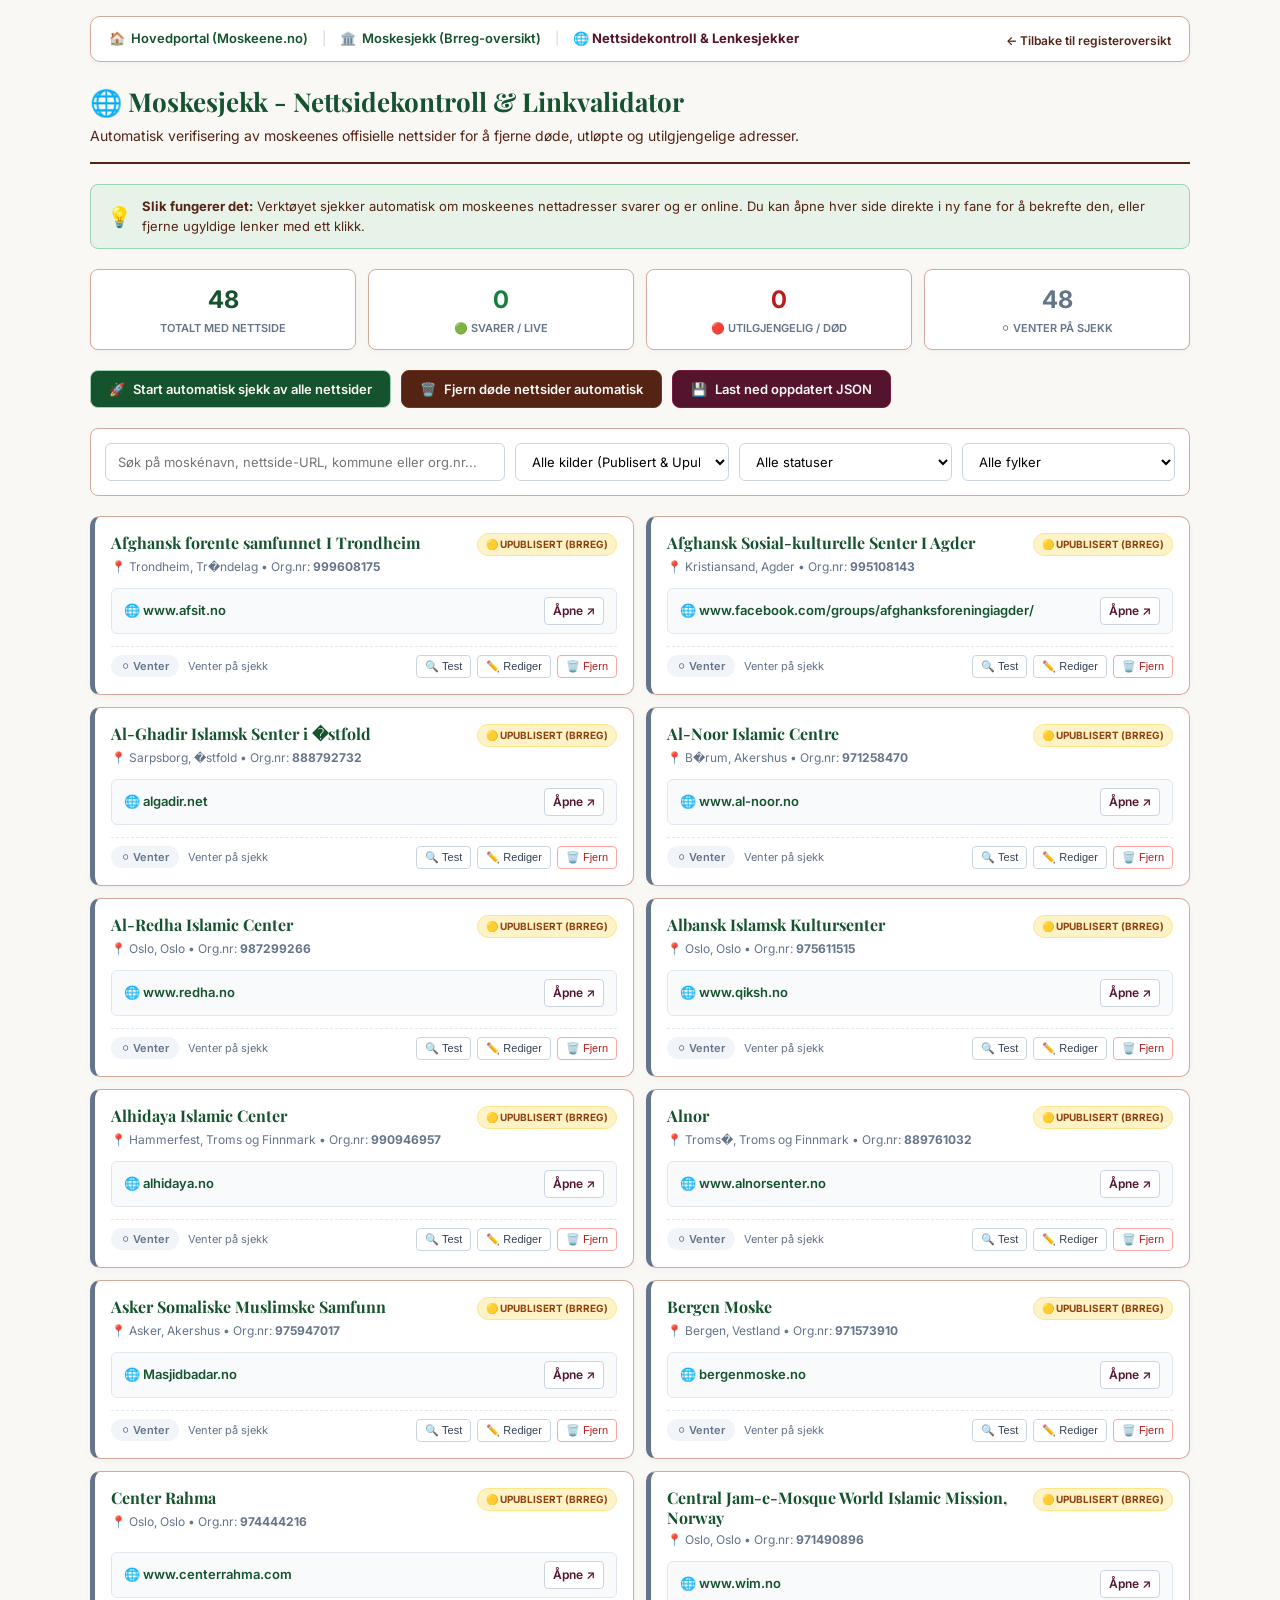
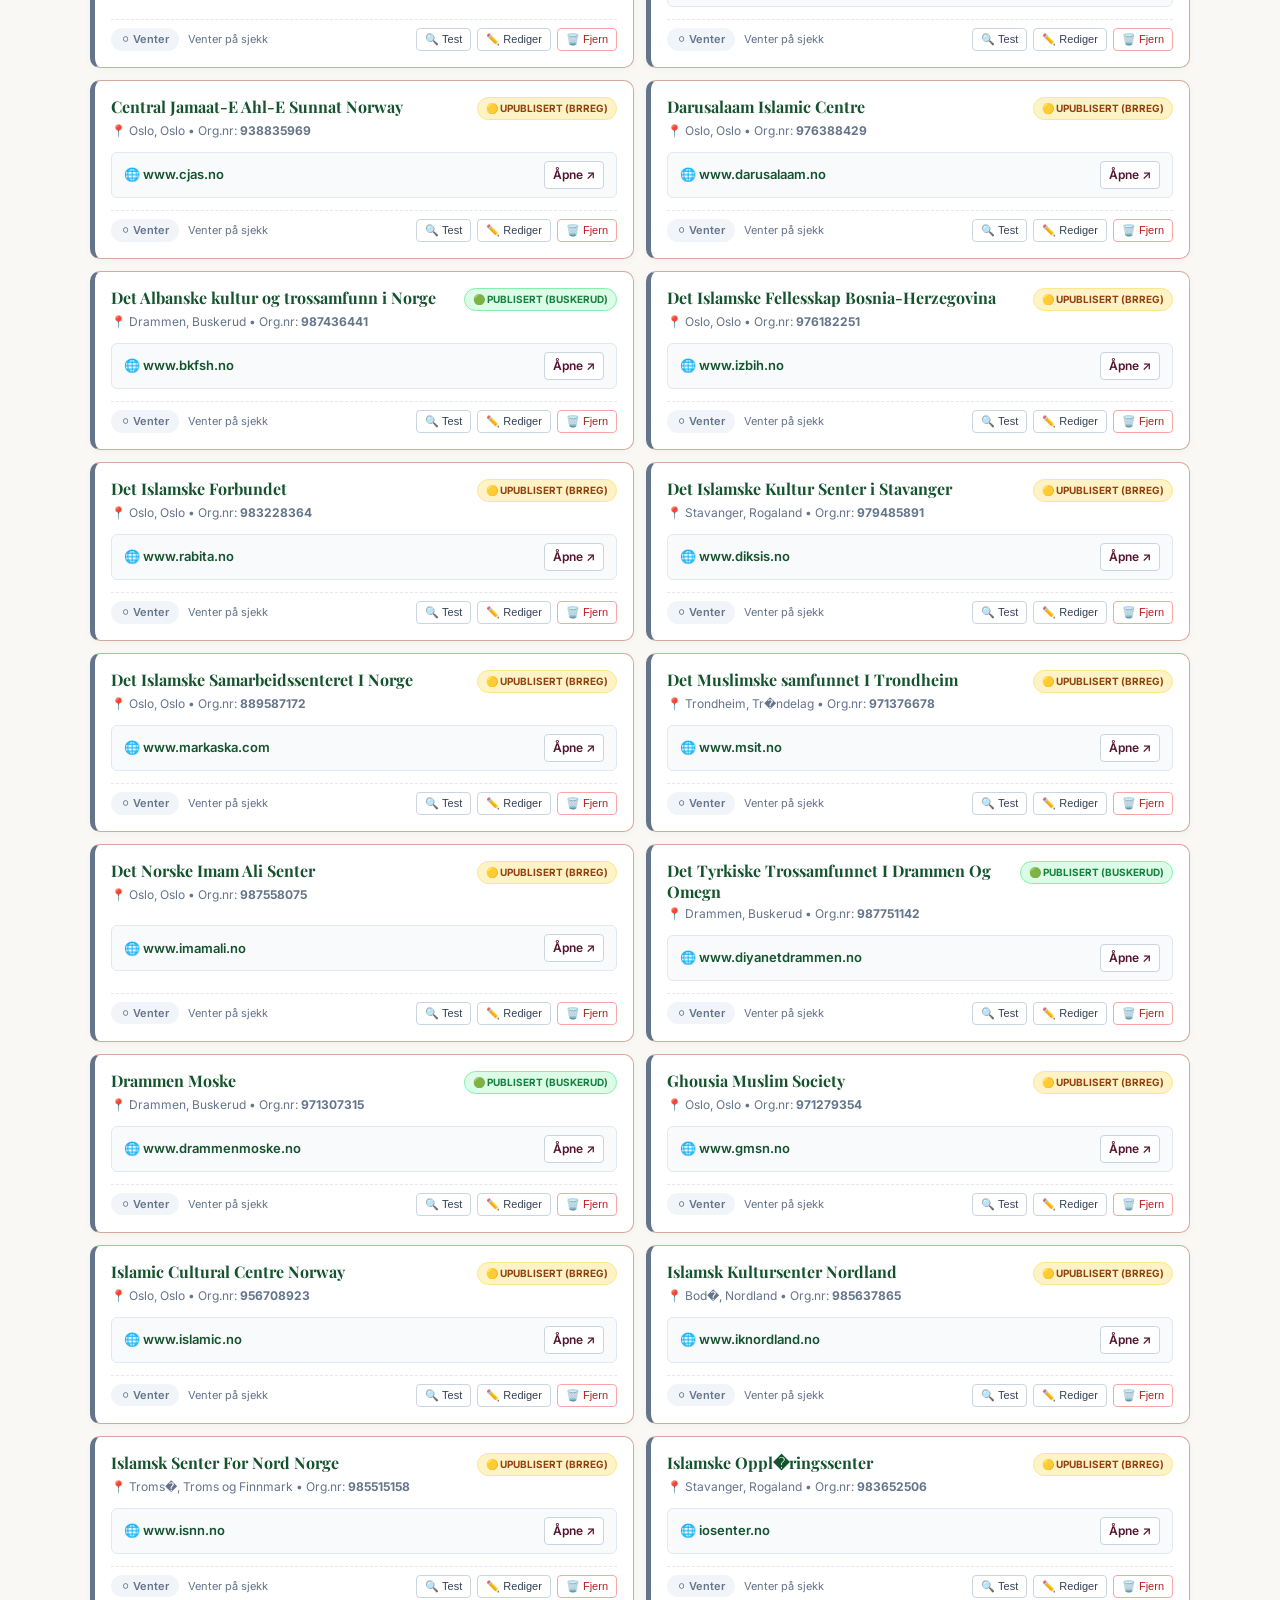
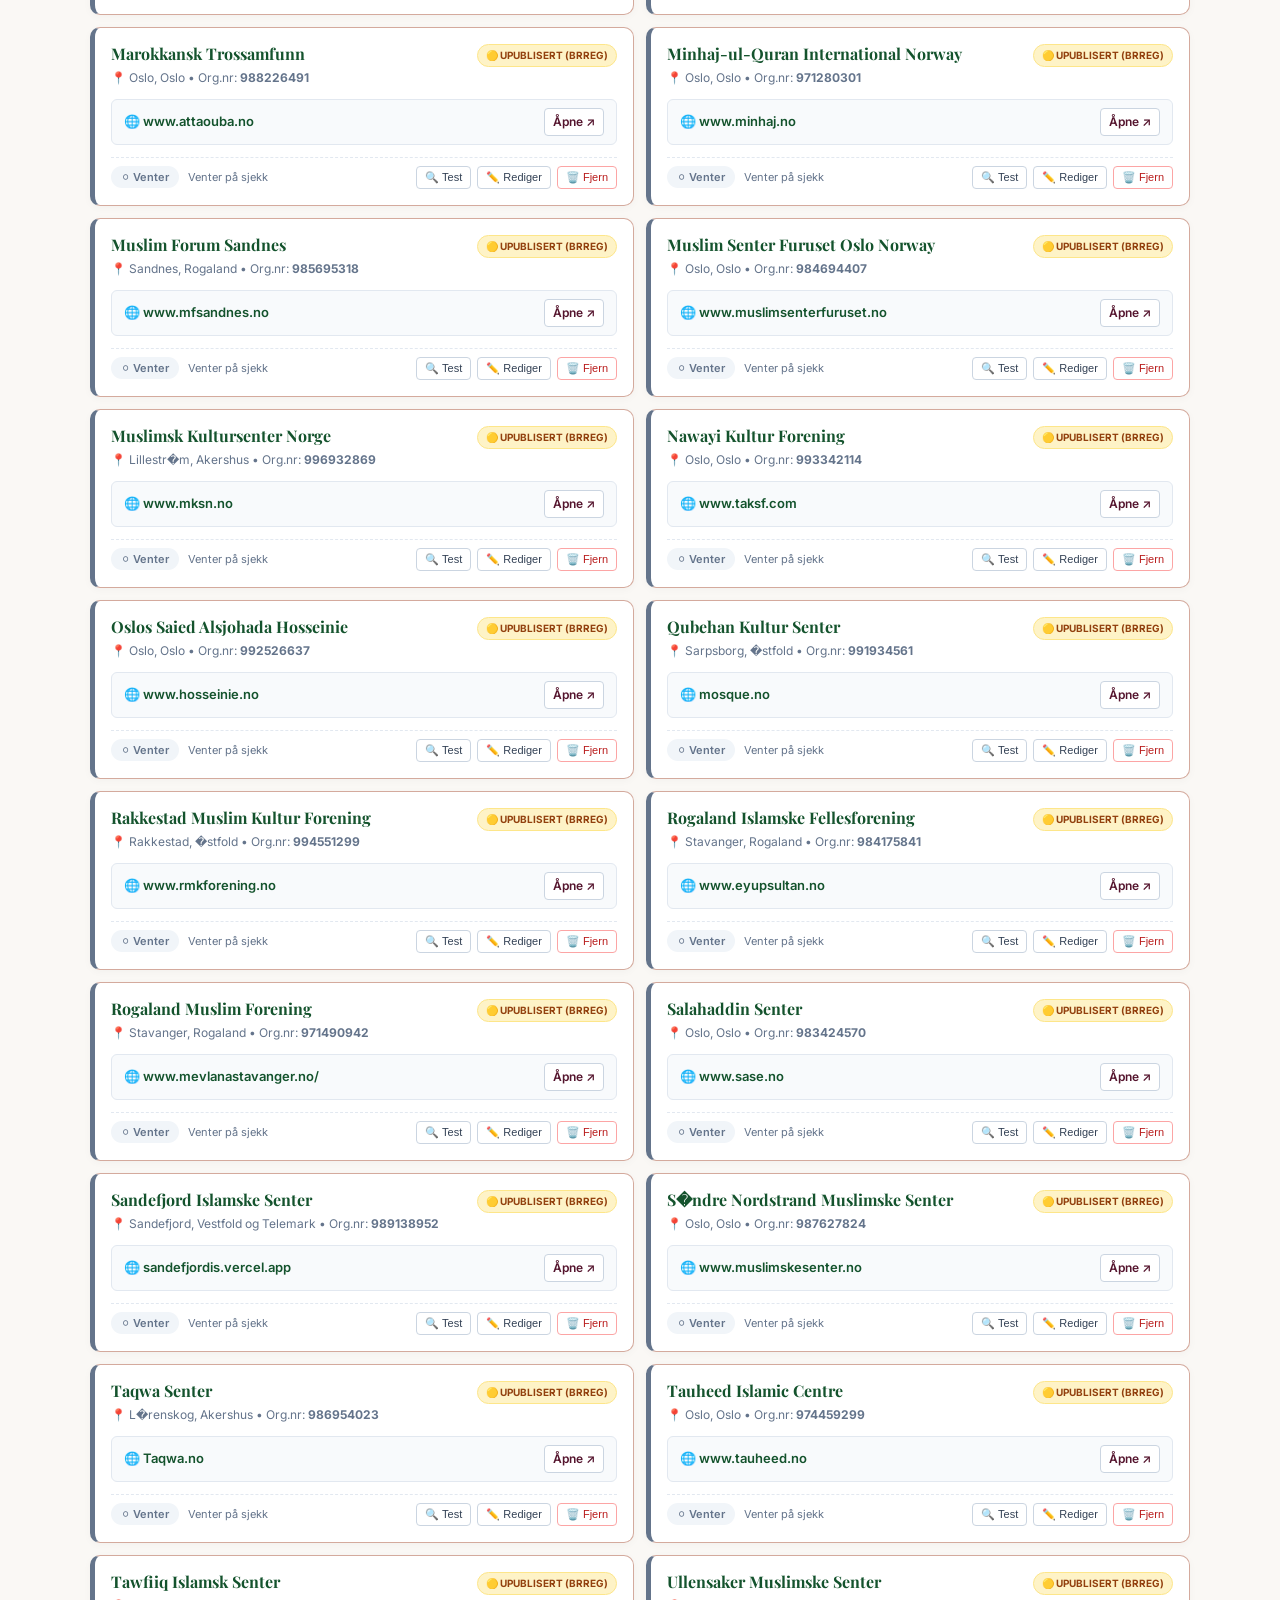
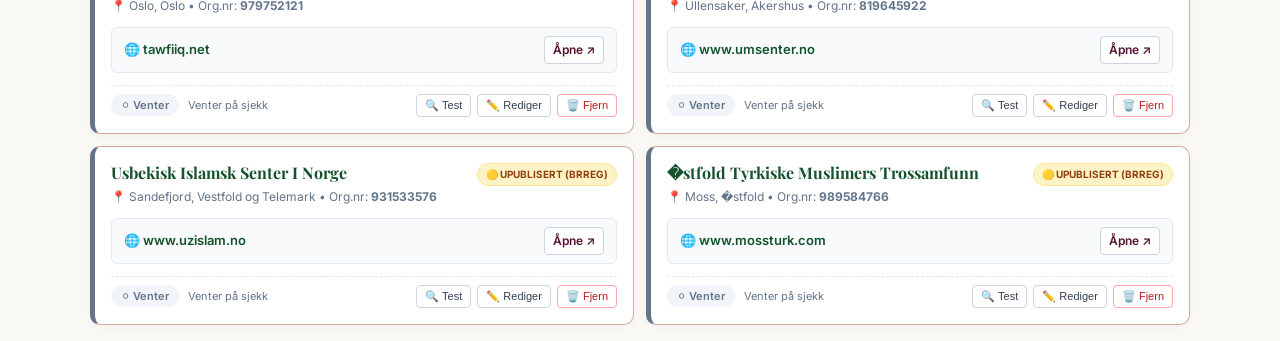
<file: moskesjekk/nettsidesjekk.html>
<!DOCTYPE html>
<html lang="no">
<head>
    <meta charset="UTF-8">
    <meta name="viewport" content="width=device-width, initial-scale=1.0, viewport-fit=cover">
    <title>Moskesjekk - Nettsidekontroll & Lenkevalidator</title>
    <link rel="preconnect" href="https://fonts.googleapis.com">
    <link rel="preconnect" href="https://fonts.gstatic.com" crossorigin>
    <link href="https://fonts.googleapis.com/css2?family=Inter:wght@400;500;600;700&family=Playfair+Display:ital,wght@0,600;1,400&display=swap" rel="stylesheet">
    <link rel="stylesheet" href="../css/base.css">
    <link rel="stylesheet" href="../css/portal.css">
    <style>
        :root {
            --primary: #14532D;
            --secondary: #542314;
            --accent: #54142D;
            --salvie: #9DD4B3;
            --sand: #D4AA9D;
            --bg: #FAF8F5;
            --font-tekst: 'Inter', system-ui, sans-serif;
            --font-tittel: 'Playfair Display', Georgia, serif;
            --ok: #15803d;
            --error: #b91c1c;
            --pending: #64748b;
        }

        * { margin: 0; padding: 0; box-sizing: border-box; }
        body { background-color: var(--bg); color: var(--primary); font-family: var(--font-tekst); line-height: 1.5; padding: 16px; }
        .container { max-width: 1100px; margin: 0 auto; }

        /* Toppnavigasjon */
        .top-nav {
            display: flex;
            justify-content: space-between;
            align-items: center;
            background: white;
            border: 1px solid var(--sand);
            border-radius: 10px;
            padding: 10px 18px;
            margin-bottom: 20px;
            flex-wrap: wrap;
            gap: 10px;
            box-shadow: 0 2px 6px rgba(0,0,0,0.03);
        }
        .nav-links { display: flex; align-items: center; gap: 14px; flex-wrap: wrap; font-size: 13px; }
        .nav-links a { color: var(--primary); text-decoration: none; font-weight: 600; display: inline-flex; align-items: center; gap: 6px; }
        .nav-links a:hover { color: var(--accent); }
        .nav-links .sep { color: #cbd5e1; }
        .nav-links .active { color: var(--accent); font-weight: 700; }

        /* Header */
        header { border-bottom: 2px solid var(--secondary); padding-bottom: 16px; margin-bottom: 20px; }
        h1 { font-family: var(--font-tittel); font-size: 26px; color: var(--primary); }
        .sub-header { color: var(--secondary); font-size: 14px; margin-top: 4px; }

        /* Kontroll-knapper og verktøylinje */
        .action-bar {
            display: flex;
            gap: 10px;
            margin-bottom: 20px;
            flex-wrap: wrap;
        }
        .btn {
            background-color: var(--primary);
            color: var(--bg);
            border: 1px solid var(--salvie);
            padding: 10px 18px;
            border-radius: 8px;
            font-family: var(--font-tekst);
            font-size: 13px;
            font-weight: 600;
            cursor: pointer;
            transition: all 0.2s ease;
            display: inline-flex;
            align-items: center;
            gap: 8px;
        }
        .btn:hover { background-color: #0e3a1f; transform: translateY(-1px); }
        .btn:disabled { opacity: 0.5; cursor: not-allowed; transform: none; }
        .btn-accent { background-color: var(--accent); border-color: #7a1d42; }
        .btn-accent:hover { background-color: #3b0e1f; }
        .btn-secondary { background-color: var(--secondary); border-color: #783522; }
        .btn-secondary:hover { background-color: #38160c; }
        .btn-outline { background: white; color: var(--primary); border: 1px solid var(--primary); }
        .btn-outline:hover { background: #f0fdf4; }

        /* Stats bar */
        .stats-bar { display: grid; grid-template-columns: repeat(auto-fit, minmax(160px, 1fr)); gap: 12px; margin-bottom: 20px; }
        .stat-card {
            background: white;
            border: 1px solid var(--sand);
            border-radius: 8px;
            padding: 12px 16px;
            box-shadow: 0 2px 6px rgba(0,0,0,0.03);
            text-align: center;
        }
        .stat-card .num { font-size: 24px; font-weight: 700; }
        .stat-card .label { font-size: 11px; text-transform: uppercase; font-weight: 600; color: #64748b; margin-top: 2px; }
        .stat-total .num { color: var(--primary); }
        .stat-ok .num { color: var(--ok); }
        .stat-dead .num { color: var(--error); }
        .stat-pending .num { color: var(--pending); }

        /* Fremdriftsindikator */
        #progressContainer {
            display: none;
            background: white;
            border: 1px solid var(--sand);
            border-radius: 8px;
            padding: 14px;
            margin-bottom: 20px;
        }
        .progress-header { display: flex; justify-content: space-between; font-size: 13px; font-weight: 600; margin-bottom: 8px; color: var(--primary); }
        .progress-track { height: 10px; background: #e2e8f0; border-radius: 999px; overflow: hidden; }
        .progress-bar { height: 100%; width: 0%; background: var(--primary); transition: width 0.2s ease; }

        /* Filter og søk */
        .filter-bar {
            display: flex;
            gap: 10px;
            margin-bottom: 20px;
            flex-wrap: wrap;
            background: white;
            padding: 14px;
            border-radius: 8px;
            border: 1px solid var(--sand);
        }
        .filter-bar input, .filter-bar select {
            padding: 9px 12px;
            border: 1px solid #cbd5e1;
            border-radius: 6px;
            font-family: var(--font-tekst);
            font-size: 13px;
            outline: none;
            background: white;
        }
        .filter-bar input { flex: 2; min-width: 220px; }
        .filter-bar select { flex: 1; min-width: 140px; }
        .filter-bar input:focus, .filter-bar select:focus { border-color: var(--primary); }

        /* Info varsel */
        .info-panel {
            background: rgba(157, 212, 179, 0.2);
            border: 1px solid var(--salvie);
            border-radius: 8px;
            padding: 12px 16px;
            margin-bottom: 20px;
            font-size: 13px;
            color: var(--secondary);
            display: flex;
            align-items: center;
            gap: 10px;
        }

        /* Moskekort-grid */
        .sites-grid {
            display: grid;
            grid-template-columns: 1fr;
            gap: 12px;
        }
        @media (min-width: 768px) {
            .sites-grid { grid-template-columns: 1fr 1fr; }
        }

        .site-card {
            background: white;
            border: 1px solid var(--sand);
            border-radius: 10px;
            padding: 16px;
            box-shadow: 0 2px 8px rgba(0,0,0,0.03);
            display: flex;
            flex-direction: column;
            justify-content: space-between;
            gap: 12px;
            border-left: 5px solid var(--pending);
            transition: border-color 0.2s ease, box-shadow 0.2s ease;
        }
        .site-card.status-ok { border-left-color: var(--ok); }
        .site-card.status-dead { border-left-color: var(--error); background: #fffbfb; }
        .site-card.status-testing { border-left-color: #eab308; }

        .site-header { display: flex; justify-content: space-between; align-items: flex-start; gap: 8px; }
        .site-name { font-family: var(--font-tittel); font-size: 16px; font-weight: 700; color: var(--primary); line-height: 1.3; }
        .badge-source {
            font-size: 10px;
            font-weight: 700;
            text-transform: uppercase;
            padding: 3px 8px;
            border-radius: 999px;
            white-space: nowrap;
        }
        .badge-pub { background: #dcfce7; color: #15803d; border: 1px solid #86efac; }
        .badge-upub { background: #fef3c7; color: #92400e; border: 1px solid #fde68a; }

        .site-meta { font-size: 12px; color: #64748b; margin-top: 2px; }
        
        .site-url-box {
            background: #f8fafc;
            border: 1px solid #e2e8f0;
            border-radius: 6px;
            padding: 8px 12px;
            display: flex;
            justify-content: space-between;
            align-items: center;
            gap: 8px;
            overflow: hidden;
        }
        .site-url-text {
            font-size: 13px;
            font-weight: 600;
            color: var(--primary);
            text-overflow: ellipsis;
            overflow: hidden;
            white-space: nowrap;
        }
        .site-url-link {
            color: var(--accent);
            text-decoration: none;
            font-weight: 600;
            font-size: 12px;
            display: inline-flex;
            align-items: center;
            gap: 4px;
            padding: 4px 8px;
            background: white;
            border: 1px solid #cbd5e1;
            border-radius: 4px;
            flex-shrink: 0;
            transition: all 0.2s;
        }
        .site-url-link:hover { background: var(--accent); color: white; border-color: var(--accent); }

        .site-status-row {
            display: flex;
            justify-content: space-between;
            align-items: center;
            padding-top: 8px;
            border-top: 1px dashed #e2e8f0;
            font-size: 12px;
            flex-wrap: wrap;
            gap: 8px;
        }

        .status-pill {
            display: inline-flex;
            align-items: center;
            gap: 5px;
            padding: 3px 10px;
            border-radius: 999px;
            font-weight: 600;
            font-size: 11px;
        }
        .pill-pending { background: #f1f5f9; color: var(--pending); }
        .pill-testing { background: #fef9c3; color: #a16207; }
        .pill-ok { background: #dcfce7; color: var(--ok); }
        .pill-dead { background: #fee2e2; color: var(--error); }

        .card-actions { display: flex; gap: 6px; align-items: center; }
        .btn-card {
            background: white;
            border: 1px solid #cbd5e1;
            color: #334155;
            padding: 4px 8px;
            border-radius: 4px;
            font-size: 11px;
            cursor: pointer;
            transition: background 0.15s;
        }
        .btn-card:hover { background: #f1f5f9; }
        .btn-card-del { color: var(--error); border-color: #fca5a5; }
        .btn-card-del:hover { background: #fef2f2; }

        /* Modal for varsel eller redigering */
        .toast {
            position: fixed;
            bottom: 20px;
            right: 20px;
            background: var(--primary);
            color: white;
            padding: 12px 20px;
            border-radius: 8px;
            box-shadow: 0 4px 12px rgba(0,0,0,0.15);
            font-size: 13px;
            font-weight: 600;
            z-index: 1000;
            display: none;
        }
    </style>
</head>
<body>
    <div class="container">
        <!-- Toppnavigasjon -->
        <nav class="top-nav">
            <div class="nav-links">
                <a href="../index.html"><span>🏠</span> Hovedportal (Moskeene.no)</a>
                <span class="sep">|</span>
                <a href="index.html"><span>🏛️</span> Moskesjekk (Brreg-oversikt)</a>
                <span class="sep">|</span>
                <span class="active"><span>🌐</span> Nettsidekontroll & Lenkesjekker</span>
            </div>
            <div>
                <a href="index.html" style="color:var(--secondary); text-decoration:none; font-size:12px; font-weight:600;">
                    ← Tilbake til registeroversikt
                </a>
            </div>
        </nav>

        <!-- Header -->
        <header>
            <h1>🌐 Moskesjekk - Nettsidekontroll & Linkvalidator</h1>
            <p class="sub-header">Automatisk verifisering av moskeenes offisielle nettsider for å fjerne døde, utløpte og utilgjengelige adresser.</p>
        </header>

        <!-- Informasjonspanel -->
        <div class="info-panel">
            <span style="font-size: 20px;">💡</span>
            <div>
                <strong>Slik fungerer det:</strong> Verktøyet sjekker automatisk om moskeenes nettadresser svarer og er online. Du kan åpne hver side direkte i ny fane for å bekrefte den, eller fjerne ugyldige lenker med ett klikk.
            </div>
        </div>

        <!-- Statistikk-dashboard -->
        <div class="stats-bar">
            <div class="stat-card stat-total">
                <div class="num" id="statTotal">0</div>
                <div class="label">Totalt med nettside</div>
            </div>
            <div class="stat-card stat-ok">
                <div class="num" id="statOk">0</div>
                <div class="label">🟢 Svarer / Live</div>
            </div>
            <div class="stat-card stat-dead">
                <div class="num" id="statDead">0</div>
                <div class="label">🔴 Utilgjengelig / Død</div>
            </div>
            <div class="stat-card stat-pending">
                <div class="num" id="statPending">0</div>
                <div class="label">⚪ Venter på sjekk</div>
            </div>
        </div>

        <!-- Handlingsknapper -->
        <div class="action-bar">
            <button class="btn" id="btnStartCheck" onclick="startCheckAll()">
                <span>🚀</span> Start automatisk sjekk av alle nettsider
            </button>
            <button class="btn btn-outline" id="btnStopCheck" style="display:none;" onclick="stopCheck()">
                <span>⏹️</span> Stopp sjekk
            </button>
            <button class="btn btn-secondary" onclick="cleanDeadLinks()">
                <span>🗑️</span> Fjern døde nettsider automatisk
            </button>
            <button class="btn btn-accent" onclick="downloadCleanedJson()">
                <span>💾</span> Last ned oppdatert JSON
            </button>
        </div>

        <!-- Fremdriftsindikator -->
        <div id="progressContainer">
            <div class="progress-header">
                <span id="progressText">Tester nettsider...</span>
                <span id="progressPercent">0%</span>
            </div>
            <div class="progress-track">
                <div class="progress-bar" id="progressBar"></div>
            </div>
        </div>

        <!-- Filter- og søkebar -->
        <div class="filter-bar">
            <input type="text" id="searchInput" placeholder="Søk på moskénavn, nettside-URL, kommune eller org.nr...">
            <select id="sourceFilter">
                <option value="alle">Alle kilder (Publisert & Upublisert)</option>
                <option value="publisert">Kun publiserte (Buskerud)</option>
                <option value="upublisert">Kun upubliserte (Resten av Norge)</option>
            </select>
            <select id="statusFilter">
                <option value="alle">Alle statuser</option>
                <option value="ok">🟢 Kun fungerende (Svarer)</option>
                <option value="dead">🔴 Kun døde / utilgjengelige</option>
                <option value="pending">⚪ Kun ikke sjekket ennå</option>
            </select>
            <select id="fylkeFilter">
                <option value="alle">Alle fylker</option>
            </select>
        </div>

        <!-- Nettside-kort liste -->
        <div id="sitesContainer" class="sites-grid">
            <p style="padding:20px; color:#64748b;">Laster nettsidedata...</p>
        </div>
    </div>

    <div class="toast" id="toast"></div>

    <script src="../js/utils.js"></script>
    <script src="../js/store.js"></script>
    <script>
        // Hovedtilstand
        let siteItems = [];
        let isChecking = false;
        let shouldStop = false;
        let pubDataCache = null;
        let upubDataCache = null;

        // Last data fra MoskeStore (sentralt datalager)
        async function loadData() {
            try {
                [pubDataCache, upubDataCache] = await Promise.all([
                    MoskeStore.loadPubliserte(),
                    MoskeStore.loadUpubliserte()
                ]);

                siteItems = [];
                const orgnrSeen = new Set();

                // 1. Publiserte moskeer (Buskerud)
                if (pubDataCache && pubDataCache.fylker) {
                    for (const [fylke, moskeer] of Object.entries(pubDataCache.fylker)) {
                        moskeer.forEach(m => {
                            if (m.nettside && m.nettside.trim()) {
                                siteItems.push({
                                    orgnr: m.orgnr,
                                    navn: m.navn,
                                    fylke: m.fylke || fylke,
                                    kommune: m.kommune || 'Uoppgitt',
                                    nettside: m.nettside.trim(),
                                    kilde: 'publisert',
                                    status: 'pending', // pending, testing, ok, dead
                                    statusDetalj: 'Venter på sjekk',
                                    responseTime: null
                                });
                                orgnrSeen.add(m.orgnr);
                            }
                        });
                    }
                }

                // 2. Upubliserte moskeer (hele Norge)
                if (upubDataCache && upubDataCache.fylker) {
                    for (const [fylke, moskeer] of Object.entries(upubDataCache.fylker)) {
                        moskeer.forEach(m => {
                            if (m.nettside && m.nettside.trim() && !orgnrSeen.has(m.orgnr)) {
                                siteItems.push({
                                    orgnr: m.orgnr,
                                    navn: m.navn,
                                    fylke: m.fylke || fylke,
                                    kommune: m.kommune || 'Uoppgitt',
                                    nettside: m.nettside.trim(),
                                    kilde: 'upublisert',
                                    status: 'pending',
                                    statusDetalj: 'Venter på sjekk',
                                    responseTime: null
                                });
                                orgnrSeen.add(m.orgnr);
                            }
                        });
                    }
                }

                // Sorter alfabetisk på navn
                siteItems.sort((a, b) => a.navn.localeCompare(b.navn, 'no'));

                populateFylkeFilter();
                updateStats();
                renderList();
                setupEventListeners();

            } catch (err) {
                console.error(err);
                document.getElementById('sitesContainer').innerHTML = 
                    `<p style="color:red; padding:20px;">Kunne ikke laste datafiler (publisert-moskeer.json og upublisert-moskeer.json). Sjekk at filene ligger i samme mappe.</p>`;
            }
        }

        function populateFylkeFilter() {
            const fylker = [...new Set(siteItems.map(item => item.fylke))].sort((a,b) => a.localeCompare(b, 'no'));
            const sel = document.getElementById('fylkeFilter');
            sel.innerHTML = '<option value="alle">Alle fylker</option>';
            fylker.forEach(f => {
                const count = siteItems.filter(i => i.fylke === f).length;
                const opt = document.createElement('option');
                opt.value = f;
                opt.textContent = `${f} (${count})`;
                sel.appendChild(opt);
            });
        }

        function updateStats() {
            const total = siteItems.length;
            const ok = siteItems.filter(i => i.status === 'ok').length;
            const dead = siteItems.filter(i => i.status === 'dead').length;
            const pending = siteItems.filter(i => i.status === 'pending').length;

            document.getElementById('statTotal').textContent = total;
            document.getElementById('statOk').textContent = ok;
            document.getElementById('statDead').textContent = dead;
            document.getElementById('statPending').textContent = pending;
        }

        function setupEventListeners() {
            document.getElementById('searchInput').addEventListener('input', renderList);
            document.getElementById('sourceFilter').addEventListener('change', renderList);
            document.getElementById('statusFilter').addEventListener('change', renderList);
            document.getElementById('fylkeFilter').addEventListener('change', renderList);
        }

        function renderList() {
            const container = document.getElementById('sitesContainer');
            const searchVal = document.getElementById('searchInput').value.toLowerCase().trim();
            const sourceVal = document.getElementById('sourceFilter').value;
            const statusVal = document.getElementById('statusFilter').value;
            const fylkeVal = document.getElementById('fylkeFilter').value;

            const filtered = siteItems.filter(item => {
                if (sourceVal !== 'alle' && item.kilde !== sourceVal) return false;
                if (statusVal !== 'alle' && item.status !== statusVal) return false;
                if (fylkeVal !== 'alle' && item.fylke !== fylkeVal) return false;
                if (searchVal) {
                    const matchNavn = (item.navn || '').toLowerCase().includes(searchVal);
                    const matchUrl = (item.nettside || '').toLowerCase().includes(searchVal);
                    const matchKommune = (item.kommune || '').toLowerCase().includes(searchVal);
                    const matchOrg = (item.orgnr || '').includes(searchVal);
                    return matchNavn || matchUrl || matchKommune || matchOrg;
                }
                return true;
            });

            if (filtered.length === 0) {
                container.innerHTML = '<p style="padding:30px; text-align:center; color:#64748b; grid-column:1/-1;">Ingen moskeer med nettside matchet filteret.</p>';
                return;
            }

            container.innerHTML = filtered.map(item => {
                const targetUrl = formatUrl(item.nettside);
                let statusClass = 'pill-pending';
                let statusLabel = '⚪ Venter';
                let cardClass = '';

                if (item.status === 'testing') {
                    statusClass = 'pill-testing';
                    statusLabel = '⏳ Sjekker...';
                    cardClass = 'status-testing';
                } else if (item.status === 'ok') {
                    statusClass = 'pill-ok';
                    statusLabel = `🟢 Svarer ${item.responseTime ? `(${item.responseTime} ms)` : ''}`;
                    cardClass = 'status-ok';
                } else if (item.status === 'dead') {
                    statusClass = 'pill-dead';
                    statusLabel = '🔴 Utilgjengelig / Død';
                    cardClass = 'status-dead';
                }

                const sourceBadge = item.kilde === 'publisert'
                    ? '<span class="badge-source badge-pub">🟢 Publisert (Buskerud)</span>'
                    : '<span class="badge-source badge-upub">🟡 Upublisert (Brreg)</span>';

                return `
                    <div class="site-card ${cardClass}" id="card-${item.orgnr}">
                        <div>
                            <div class="site-header">
                                <div class="site-name">${item.navn}</div>
                                ${sourceBadge}
                            </div>
                            <div class="site-meta">
                                📍 ${item.kommune}, ${item.fylke} &bull; Org.nr: <strong>${item.orgnr}</strong>
                            </div>
                        </div>

                        <div class="site-url-box">
                            <span class="site-url-text" title="${item.nettside}">🌐 ${item.nettside}</span>
                            <a href="${targetUrl}" target="_blank" rel="noopener noreferrer" class="site-url-link" title="Åpne og test nettsiden i ny fane">
                                Åpne ↗
                            </a>
                        </div>

                        <div class="site-status-row">
                            <div>
                                <span class="status-pill ${statusClass}">${statusLabel}</span>
                                <span style="font-size:11px; color:#64748b; margin-left:6px;">${item.statusDetalj || ''}</span>
                            </div>
                            <div class="card-actions">
                                <button class="btn-card" onclick="testSingleSite('${item.orgnr}')" title="Test denne nettsiden nå">
                                    🔍 Test
                                </button>
                                <button class="btn-card" onclick="editSiteUrl('${item.orgnr}')" title="Rediger URL">
                                    ✏️ Rediger
                                </button>
                                <button class="btn-card btn-card-del" onclick="removeSite('${item.orgnr}')" title="Fjern nettside fordi den er død">
                                    🗑️ Fjern
                                </button>
                            </div>
                        </div>
                    </div>
                `;
            }).join('');
        }

        // Test en enkelt nettside via klient-forespørsel
        async function probeUrl(rawUrl) {
            const url = formatUrl(rawUrl);
            const startTime = performance.now();

            const checkAttempt = async (target) => {
                const controller = new AbortController();
                const timeoutId = setTimeout(() => controller.abort(), 6500);
                try {
                    // mode: 'no-cors' tillater å oppdage om serveren eksisterer og svarer uten å bli blokkert av nettleser-CORS
                    await fetch(target, {
                        mode: 'no-cors',
                        cache: 'no-cache',
                        signal: controller.signal
                    });
                    clearTimeout(timeoutId);
                    const duration = Math.round(performance.now() - startTime);
                    return { ok: true, duration };
                } catch (err) {
                    clearTimeout(timeoutId);
                    return { ok: false, error: err.name === 'AbortError' ? 'Tidsavbrudd (Timeout)' : 'DNS-feil / Ingen kontakt' };
                }
            };

            // 1. Forsøk HTTPS først
            let res = await checkAttempt(url);
            if (res.ok) return res;

            // 2. Hvis HTTPS feiler, prøv HTTP som fallback
            if (url.startsWith('https://')) {
                const httpUrl = url.replace('https://', 'http://');
                const resHttp = await checkAttempt(httpUrl);
                if (resHttp.ok) return resHttp;
            }

            return res;
        }

        // Test enkeltmoské
        async function testSingleSite(orgnr) {
            const item = siteItems.find(i => i.orgnr === orgnr);
            if (!item) return;

            item.status = 'testing';
            item.statusDetalj = 'Sender forespørsel...';
            updateCardDisplay(item);

            const result = await probeUrl(item.nettside);
            if (result.ok) {
                item.status = 'ok';
                item.responseTime = result.duration;
                item.statusDetalj = 'Server svarte OK';
            } else {
                item.status = 'dead';
                item.responseTime = null;
                item.statusDetalj = result.error;
            }

            updateCardDisplay(item);
            updateStats();
        }

        function updateCardDisplay(item) {
            const card = document.getElementById(`card-${item.orgnr}`);
            if (card) {
                renderList();
            }
        }

        // Kjør sjekk for alle nettsider sekvensielt/i små grupper
        async function startCheckAll() {
            if (isChecking) return;
            isChecking = true;
            shouldStop = false;

            document.getElementById('btnStartCheck').style.display = 'none';
            document.getElementById('btnStopCheck').style.display = 'inline-flex';
            const progressContainer = document.getElementById('progressContainer');
            const progressBar = document.getElementById('progressBar');
            const progressText = document.getElementById('progressText');
            const progressPercent = document.getElementById('progressPercent');
            progressContainer.style.display = 'block';

            const itemsToCheck = [...siteItems];
            const total = itemsToCheck.length;
            let completed = 0;

            const concurrency = 3;
            let index = 0;

            async function worker() {
                while (index < itemsToCheck.length && !shouldStop) {
                    const currentIdx = index++;
                    const item = itemsToCheck[currentIdx];

                    item.status = 'testing';
                    item.statusDetalj = 'Kobler til...';
                    updateStats();
                    renderList();

                    const result = await probeUrl(item.nettside);

                    if (result.ok) {
                        item.status = 'ok';
                        item.responseTime = result.duration;
                        item.statusDetalj = 'Server svarte OK';
                    } else {
                        item.status = 'dead';
                        item.responseTime = null;
                        item.statusDetalj = result.error;
                    }

                    completed++;
                    const pct = Math.round((completed / total) * 100);
                    progressBar.style.width = pct + '%';
                    progressPercent.textContent = pct + '%';
                    progressText.textContent = `Sjekket ${completed} av ${total} nettsider...`;

                    updateStats();
                    renderList();
                }
            }

            const workers = [];
            for (let i = 0; i < concurrency; i++) {
                workers.push(worker());
            }

            await Promise.all(workers);

            isChecking = false;
            document.getElementById('btnStartCheck').style.display = 'inline-flex';
            document.getElementById('btnStopCheck').style.display = 'none';
            progressText.textContent = shouldStop ? '⏹️ Sjekk avbrutt' : '✅ Sjekk fullført for alle nettsider!';
            showToast('Sjekk av nettsider er fullført!');
        }

        function stopCheck() {
            shouldStop = true;
            showToast('Avbryter sjekk...');
        }

        // Rediger URL
        function editSiteUrl(orgnr) {
            const item = siteItems.find(i => i.orgnr === orgnr);
            if (!item) return;

            const nyUrl = prompt(`Oppgi ny eller rettet nettsideadresse for "${item.navn}":`, item.nettside);
            if (nyUrl !== null) {
                item.nettside = nyUrl.trim();
                item.status = 'pending';
                item.statusDetalj = 'Manuelt endret - venter på ny sjekk';
                item.responseTime = null;
                updateDataCache(item.orgnr, item.nettside);
                renderList();
                showToast(`URL oppdatert for ${item.navn}`);
            }
        }

        // Fjern død nettside
        function removeSite(orgnr) {
            const item = siteItems.find(i => i.orgnr === orgnr);
            if (!item) return;

            if (confirm(`Er du sikker på at du vil fjerne nettsiden "${item.nettside}" for "${item.navn}"?`)) {
                updateDataCache(item.orgnr, null);
                siteItems = siteItems.filter(i => i.orgnr !== orgnr);
                populateFylkeFilter();
                updateStats();
                renderList();
                showToast(`Nettside fjernet for ${item.navn}`);
            }
        }

        // Batch-fjerning av alle døde nettsider
        function cleanDeadLinks() {
            const deadItems = siteItems.filter(i => i.status === 'dead');
            if (deadItems.length === 0) {
                alert('Ingen nettsider er markert som døde (🔴) ennå. Kjør en sjekk først for å finne eventuelle døde nettsider.');
                return;
            }

            if (confirm(`Fant ${deadItems.length} døde nettsider. Vil du fjerne disse adressene fra databasen nå?`)) {
                deadItems.forEach(item => {
                    updateDataCache(item.orgnr, null);
                });
                siteItems = siteItems.filter(i => i.status !== 'dead');
                populateFylkeFilter();
                updateStats();
                renderList();
                showToast(`${deadItems.length} døde nettsider ble fjernet!`);
            }
        }

        // Oppdater cache i minnet for eventuell nedlasting
        function updateDataCache(orgnr, newNettside) {
            // Publiserte
            if (pubDataCache && pubDataCache.fylker) {
                for (const moskeer of Object.values(pubDataCache.fylker)) {
                    const match = moskeer.find(m => m.orgnr === orgnr);
                    if (match) match.nettside = newNettside;
                }
            }
            // Upubliserte
            if (upubDataCache && upubDataCache.fylker) {
                for (const moskeer of Object.values(upubDataCache.fylker)) {
                    const match = moskeer.find(m => m.orgnr === orgnr);
                    if (match) match.nettside = newNettside;
                }
            }
        }

        // Last ned oppdatert JSON
        function downloadCleanedJson() {
            const valg = prompt("Hvilken fil vil du laste ned?\n1: publisert-moskeer.json (Buskerud)\n2: upublisert-moskeer.json (Alle Brreg)", "1");
            if (valg === "1") {
                downloadFile(pubDataCache, "publisert-moskeer.json");
            } else if (valg === "2") {
                downloadFile(upubDataCache, "upublisert-moskeer.json");
            }
        }

        function downloadFile(data, filename) {
            const dataStr = "data:text/json;charset=utf-8," + encodeURIComponent(JSON.stringify(data, null, 2));
            const dlAnchor = document.createElement('a');
            dlAnchor.setAttribute("href", dataStr);
            dlAnchor.setAttribute("download", filename);
            document.body.appendChild(dlAnchor);
            dlAnchor.click();
            dlAnchor.remove();
            showToast(`Lastet ned ${filename}`);
        }

        document.addEventListener('DOMContentLoaded', loadData);
    </script>
</body>
</html>
</file>
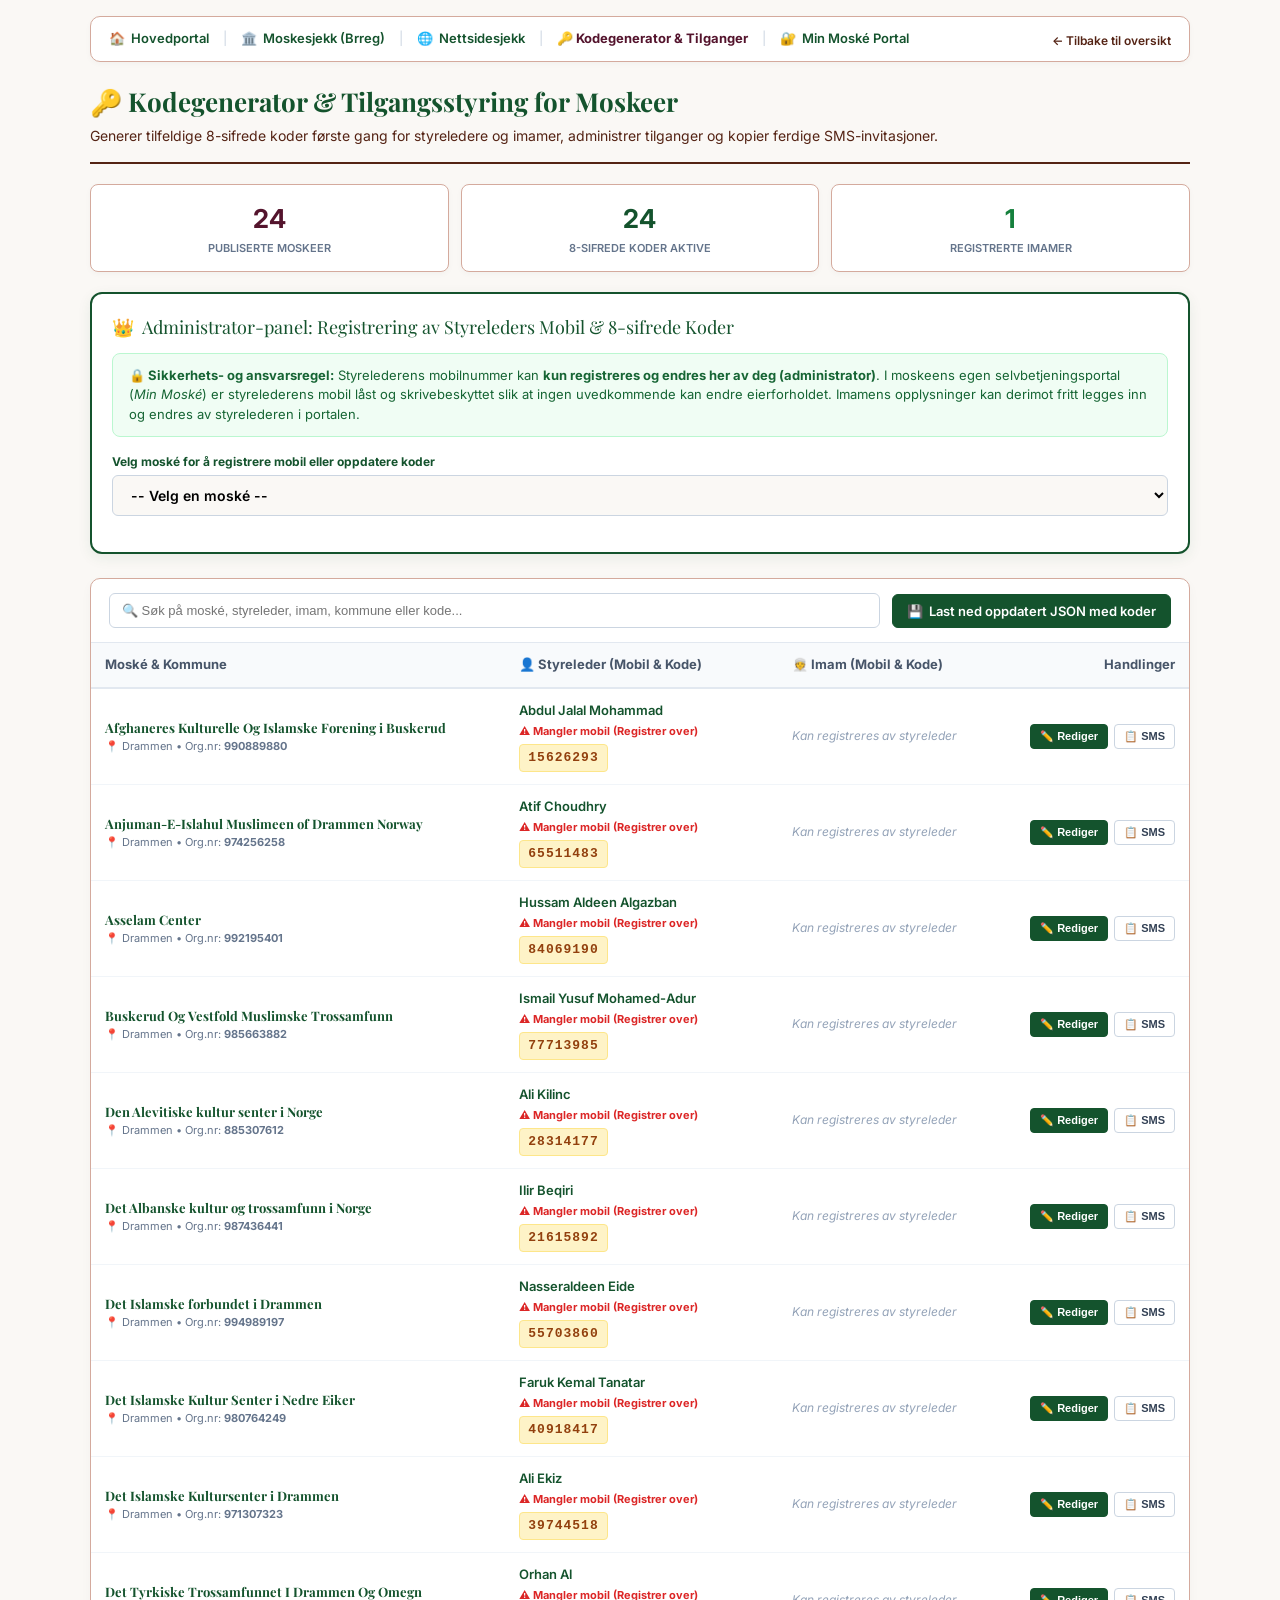
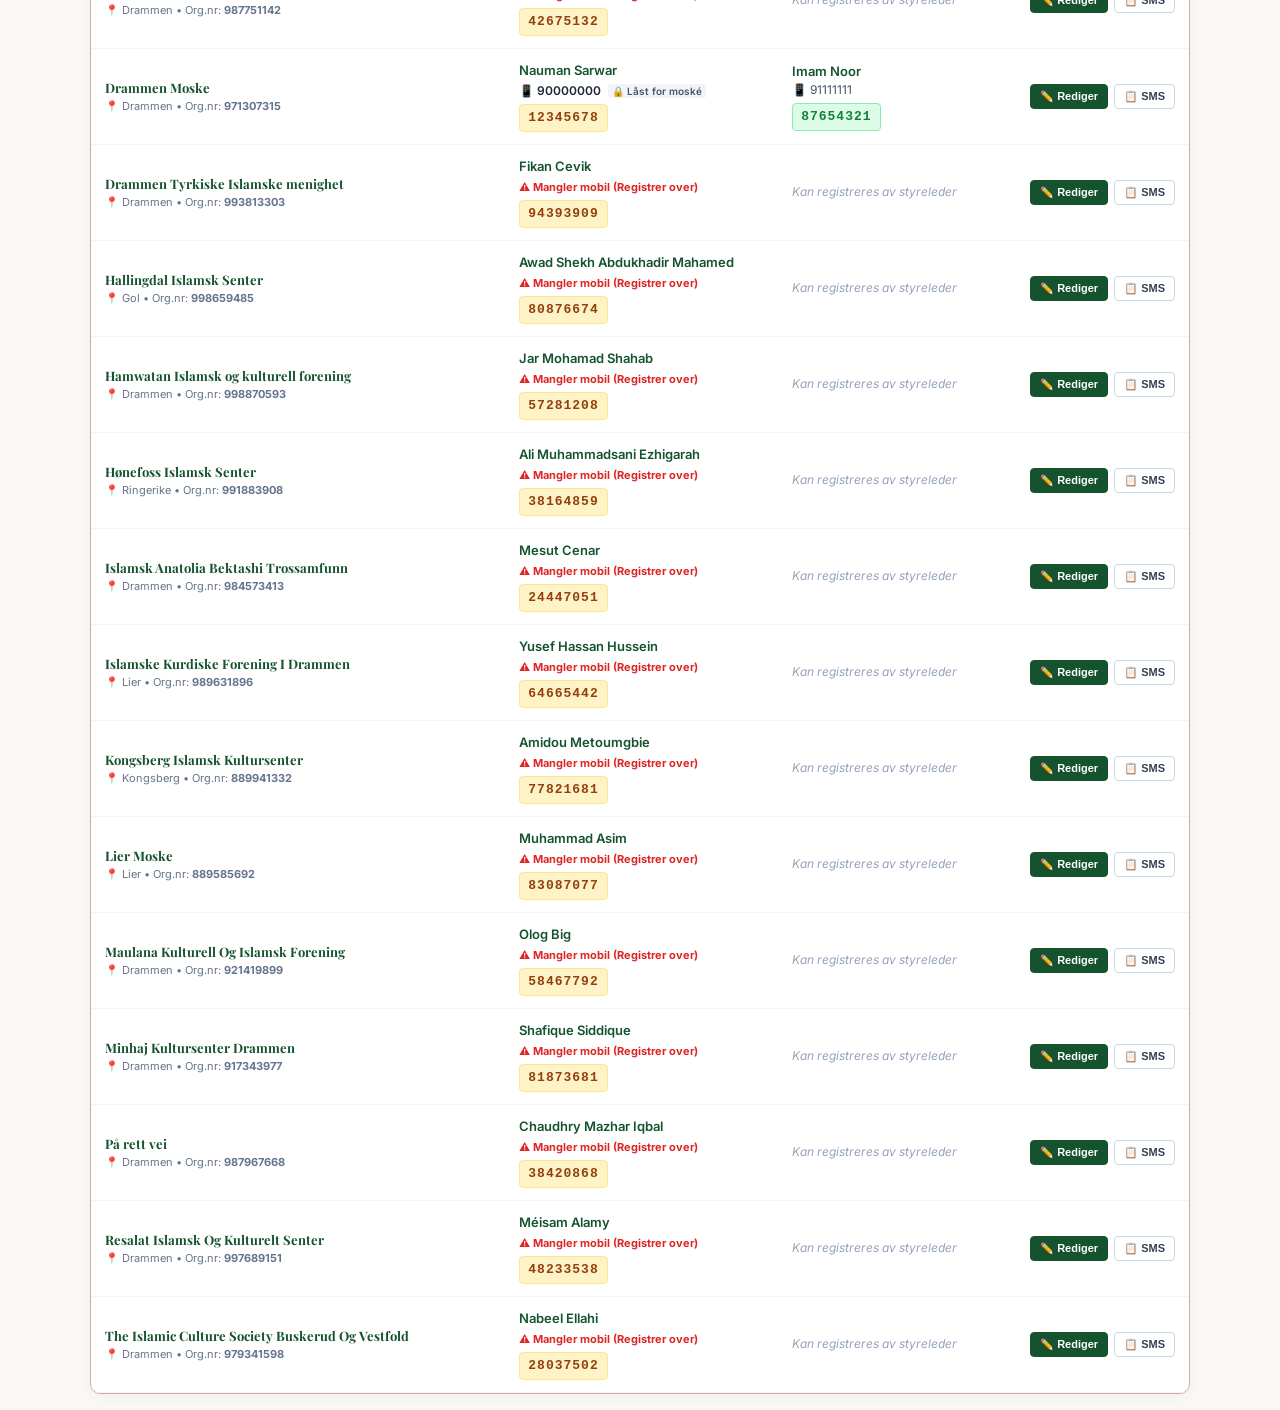
<file: moskesjekk/tilganger.html>
<!DOCTYPE html>
<html lang="no">
<head>
    <meta charset="UTF-8">
    <meta name="viewport" content="width=device-width, initial-scale=1.0, viewport-fit=cover">
    <title>Moskesjekk - Kodegenerator & Tilgangsstyring</title>
    <link rel="preconnect" href="https://fonts.googleapis.com">
    <link rel="preconnect" href="https://fonts.gstatic.com" crossorigin>
    <link href="https://fonts.googleapis.com/css2?family=Inter:wght@400;500;600;700&family=Playfair+Display:ital,wght@0,600;1,400&display=swap" rel="stylesheet">
    <link rel="stylesheet" href="../css/base.css">
    <link rel="stylesheet" href="../css/portal.css">
    <style>
        :root {
            --primary: #14532D;
            --primary-hover: #0E3A1F;
            --secondary: #542314;
            --accent: #54142D;
            --salvie: #9DD4B3;
            --sand: #D4AA9D;
            --bg: #FAF8F5;
            --font-tekst: 'Inter', system-ui, sans-serif;
            --font-tittel: 'Playfair Display', Georgia, serif;
        }

        * { margin: 0; padding: 0; box-sizing: border-box; }
        body { background-color: var(--bg); color: var(--primary); font-family: var(--font-tekst); line-height: 1.5; padding: 16px; }
        .container { max-width: 1100px; margin: 0 auto; }

        /* Toppnavigasjon */
        .top-nav {
            display: flex;
            justify-content: space-between;
            align-items: center;
            background: white;
            border: 1px solid var(--sand);
            border-radius: 10px;
            padding: 10px 18px;
            margin-bottom: 20px;
            flex-wrap: wrap;
            gap: 10px;
            box-shadow: 0 2px 6px rgba(0,0,0,0.03);
        }
        .nav-links { display: flex; align-items: center; gap: 14px; flex-wrap: wrap; font-size: 13px; }
        .nav-links a { color: var(--primary); text-decoration: none; font-weight: 600; display: inline-flex; align-items: center; gap: 6px; }
        .nav-links a:hover { color: var(--accent); }
        .nav-links .sep { color: #cbd5e1; }
        .nav-links .active { color: var(--accent); font-weight: 700; }

        /* Header */
        header { border-bottom: 2px solid var(--secondary); padding-bottom: 16px; margin-bottom: 20px; }
        h1 { font-family: var(--font-tittel); font-size: 26px; color: var(--primary); }
        .sub-header { color: var(--secondary); font-size: 14px; margin-top: 4px; }

        /* Stats bar */
        .stats-bar { display: grid; grid-template-columns: repeat(auto-fit, minmax(180px, 1fr)); gap: 12px; margin-bottom: 20px; }
        .stat-card {
            background: white;
            border: 1px solid var(--sand);
            border-radius: 8px;
            padding: 14px 18px;
            box-shadow: 0 2px 6px rgba(0,0,0,0.03);
            text-align: center;
        }
        .stat-card .num { font-size: 26px; font-weight: 700; color: var(--accent); }
        .stat-card .label { font-size: 11px; text-transform: uppercase; font-weight: 600; color: #64748b; margin-top: 2px; }

        /* Kodegenerator Boks */
        .generator-box {
            background: white;
            border: 2px solid var(--primary);
            border-radius: 12px;
            padding: 20px;
            margin-bottom: 24px;
            box-shadow: 0 4px 14px rgba(20, 83, 45, 0.08);
        }
        .box-title {
            font-family: var(--font-tittel);
            font-size: 18px;
            color: var(--primary);
            margin-bottom: 12px;
            display: flex;
            align-items: center;
            gap: 8px;
        }

        .gen-grid {
            display: grid;
            grid-template-columns: 1fr;
            gap: 12px;
        }
        @media (min-width: 768px) {
            .gen-grid { grid-template-columns: 2fr 1.5fr 1fr; }
        }

        .form-label { display: block; font-size: 12px; font-weight: 700; color: var(--primary); margin-bottom: 4px; }
        .form-control {
            width: 100%;
            padding: 10px 12px;
            border: 1px solid #cbd5e1;
            border-radius: 6px;
            font-family: var(--font-tekst);
            font-size: 13px;
            background: #faf8f5;
            outline: none;
        }
        .form-control:focus { border-color: var(--primary); background: white; }

        .pin-display {
            font-family: monospace;
            font-size: 20px;
            font-weight: 700;
            color: var(--accent);
            letter-spacing: 2px;
            text-align: center;
            background: #fef3c7;
            border: 1px solid #fde68a;
        }

        .btn {
            background-color: var(--primary);
            color: white;
            border: 1px solid var(--salvie);
            padding: 10px 16px;
            border-radius: 6px;
            font-family: var(--font-tekst);
            font-size: 13px;
            font-weight: 600;
            cursor: pointer;
            transition: all 0.2s ease;
            display: inline-flex;
            align-items: center;
            justify-content: center;
            gap: 6px;
        }
        .btn:hover { background-color: var(--primary-hover); transform: translateY(-1px); }
        .btn-secondary { background-color: var(--secondary); border-color: #783522; }
        .btn-secondary:hover { background-color: #38160c; }
        .btn-accent { background-color: var(--accent); border-color: #7a1d42; }
        .btn-accent:hover { background-color: #3b0e1f; }

        /* Tabell */
        .table-wrap {
            background: white;
            border: 1px solid var(--sand);
            border-radius: 10px;
            overflow: hidden;
            box-shadow: 0 4px 12px rgba(0,0,0,0.03);
        }
        .filter-row {
            padding: 14px 18px;
            border-bottom: 1px solid #e2e8f0;
            display: flex;
            gap: 12px;
            flex-wrap: wrap;
            align-items: center;
            justify-content: space-between;
        }
        .filter-input {
            flex: 1;
            min-width: 240px;
            padding: 9px 12px;
            border: 1px solid #cbd5e1;
            border-radius: 6px;
            font-size: 13px;
            outline: none;
        }

        table { width: 100%; border-collapse: collapse; font-size: 13px; }
        th { background: #f8fafc; color: #475569; padding: 12px 14px; text-align: left; border-bottom: 2px solid #e2e8f0; font-weight: 700; }
        td { padding: 12px 14px; border-bottom: 1px solid #f1f5f9; vertical-align: middle; }
        tr:hover { background: #fafafa; }

        .pin-pill {
            display: inline-block;
            background: #fef3c7;
            color: #92400e;
            font-family: monospace;
            font-size: 13px;
            font-weight: 700;
            padding: 3px 8px;
            border-radius: 4px;
            border: 1px solid #fde68a;
            letter-spacing: 1px;
        }

        .action-btns { display: flex; gap: 6px; justify-content: flex-end; }
        .btn-sm {
            padding: 5px 9px;
            font-size: 11px;
            border-radius: 4px;
            cursor: pointer;
            border: 1px solid #cbd5e1;
            background: white;
            color: #334155;
            font-weight: 600;
            transition: all 0.15s;
        }
        .btn-sm:hover { background: #f1f5f9; }
        .btn-sm-primary { background: var(--primary); color: white; border-color: var(--primary); }
        .btn-sm-primary:hover { background: var(--primary-hover); }

        /* Toast */
        .toast {
            position: fixed;
            bottom: 20px;
            right: 20px;
            background: var(--primary);
            color: white;
            padding: 12px 20px;
            border-radius: 8px;
            box-shadow: 0 4px 12px rgba(0,0,0,0.15);
            font-size: 13px;
            font-weight: 600;
            z-index: 1000;
            display: none;
        }
    </style>
</head>
<body>
    <div class="container">
        <!-- Toppnavigasjon -->
        <nav class="top-nav">
            <div class="nav-links">
                <a href="../index.html"><span>🏠</span> Hovedportal</a>
                <span class="sep">|</span>
                <a href="index.html"><span>🏛️</span> Moskesjekk (Brreg)</a>
                <span class="sep">|</span>
                <a href="nettsidesjekk.html"><span>🌐</span> Nettsidesjekk</a>
                <span class="sep">|</span>
                <span class="active"><span>🔑</span> Kodegenerator & Tilganger</span>
                <span class="sep">|</span>
                <a href="../min-moske/index.html" target="_blank"><span>🔐</span> Min Moské Portal</a>
            </div>
            <div>
                <a href="index.html" style="color:var(--secondary); text-decoration:none; font-size:12px; font-weight:600;">
                    ← Tilbake til oversikt
                </a>
            </div>
        </nav>

        <!-- Header -->
        <header>
            <h1>🔑 Kodegenerator & Tilgangsstyring for Moskeer</h1>
            <p class="sub-header">Generer tilfeldige 8-sifrede koder første gang for styreledere og imamer, administrer tilganger og kopier ferdige SMS-invitasjoner.</p>
        </header>

        <!-- Stats -->
        <div class="stats-bar">
            <div class="stat-card">
                <div class="num" id="statPublisert">24</div>
                <div class="label">Publiserte Moskeer</div>
            </div>
            <div class="stat-card">
                <div class="num" style="color:var(--primary);" id="statKoder">24</div>
                <div class="label">8-sifrede Koder Aktive</div>
            </div>
            <div class="stat-card">
                <div class="num" style="color:#15803D;" id="statImamer">1</div>
                <div class="label">Registrerte Imamer</div>
            </div>
        </div>

        <!-- 1. KODEGENERATOR & MOBILREGISTRERING (ADMIN KONTROLL) -->
        <div class="generator-box">
            <div class="box-title">
                <span>👑</span> Administrator-panel: Registrering av Styreleders Mobil & 8-sifrede Koder
            </div>
            
            <div style="background:#f0fdf4; border:1px solid #bbf7d0; border-radius:8px; padding:12px 16px; margin-bottom:16px; font-size:13px; color:#166534; line-height:1.5;">
                <strong>🔒 Sikkerhets- og ansvarsregel:</strong> Styrelederens mobilnummer kan <strong>kun registreres og endres her av deg (administrator)</strong>. I moskeens egen selvbetjeningsportal (<em>Min Moské</em>) er styrelederens mobil låst og skrivebeskyttet slik at ingen uvedkommende kan endre eierforholdet. Imamens opplysninger kan derimot fritt legges inn og endres av styrelederen i portalen.
            </div>

            <!-- Velg moské -->
            <div style="margin-bottom:16px;">
                <label class="form-label" for="genMoskeSelect">Velg moské for å registrere mobil eller oppdatere koder</label>
                <select id="genMoskeSelect" class="form-control" onchange="lastMoskeTilGenerator()" style="font-weight:600; font-size:14px; padding:10px 14px;">
                    <option value="">-- Velg en moské --</option>
                </select>
            </div>

            <div id="skjemaInnhold" style="display:none;">
                <div style="display:grid; grid-template-columns:1fr; gap:16px; margin-bottom:16px;">
                    <!-- STYRELEDER (ADMIN KONTROLL) -->
                    <div style="background:#FAF8F5; border:1.5px solid var(--sand); border-radius:10px; padding:16px;">
                        <div style="display:flex; justify-content:space-between; align-items:center; margin-bottom:10px; flex-wrap:wrap; gap:6px;">
                            <span style="font-weight:700; color:var(--primary); font-size:14px;">👤 Styreleder (Kun administrator kan endre mobil)</span>
                            <span style="background:#fee2e2; color:#991b1b; font-size:11px; font-weight:700; padding:3px 8px; border-radius:4px; border:1px solid #fecaca;">🔒 Låst i Min Moské</span>
                        </div>
                        <div style="display:grid; grid-template-columns:repeat(auto-fit, minmax(200px, 1fr)); gap:12px;">
                            <div>
                                <label class="form-label">Styreleder Navn</label>
                                <input type="text" id="genLederNavnInput" class="form-control" placeholder="f.eks. Navn Navnesen">
                            </div>
                            <div>
                                <label class="form-label">📱 Styreleder Mobilnummer (ADMIN-STYRT)</label>
                                <input type="tel" id="genLederMobilInput" class="form-control" placeholder="f.eks. 90000000" style="font-weight:700; border-color:#f59e0b; background:#fffbeb;">
                            </div>
                            <div>
                                <label class="form-label">🔑 8-sifret Tilgangskode</label>
                                <div style="display:flex; gap:6px;">
                                    <input type="text" id="genLederKodeInput" class="form-control pin-display" maxlength="8" placeholder="••••••••">
                                    <button type="button" class="btn btn-sm" onclick="genererNyKodeFor('leder')" title="Generer ny tilfeldig kode">🎲</button>
                                </div>
                            </div>
                        </div>
                        <div style="margin-top:10px; display:flex; justify-content:flex-end;">
                            <button type="button" class="btn-sm btn-sm-primary" onclick="kopierSmsForLeder()" style="padding:6px 12px; font-size:12px;">
                                📋 Kopier SMS-invitasjon til styreleder
                            </button>
                        </div>
                    </div>

                    <!-- IMAM (STYRELEDER KAN OGSÅ ENDRE) -->
                    <div style="background:#FAF8F5; border:1px solid #cbd5e1; border-radius:10px; padding:16px;">
                        <div style="display:flex; justify-content:space-between; align-items:center; margin-bottom:10px; flex-wrap:wrap; gap:6px;">
                            <span style="font-weight:700; color:var(--primary); font-size:14px;">👳 Imam (Kan også fylles ut og endres av styreleder)</span>
                            <span style="background:#dcfce7; color:#15803d; font-size:11px; font-weight:700; padding:3px 8px; border-radius:4px; border:1px solid #86efac;">✏️ Styreleder har full tilgang</span>
                        </div>
                        <div style="display:grid; grid-template-columns:repeat(auto-fit, minmax(200px, 1fr)); gap:12px;">
                            <div>
                                <label class="form-label">Imam Navn (Valgfritt)</label>
                                <input type="text" id="genImamNavnInput" class="form-control" placeholder="f.eks. Imam Navn">
                            </div>
                            <div>
                                <label class="form-label">📱 Imam Mobil (Valgfritt)</label>
                                <input type="tel" id="genImamMobilInput" class="form-control" placeholder="f.eks. 91111111">
                            </div>
                            <div>
                                <label class="form-label">🔑 8-sifret Imam-kode</label>
                                <div style="display:flex; gap:6px;">
                                    <input type="text" id="genImamKodeInput" class="form-control pin-display" maxlength="8" placeholder="••••••••" style="background:#ecfdf5; border-color:#a7f3d0; color:#065f46;">
                                    <button type="button" class="btn btn-sm" onclick="genererNyKodeFor('imam')" title="Generer ny tilfeldig kode">🎲</button>
                                </div>
                            </div>
                        </div>
                        <div style="margin-top:10px; display:flex; justify-content:flex-end;">
                            <button type="button" class="btn-sm" onclick="kopierSmsForImam()" style="padding:6px 12px; font-size:12px;">
                                📋 Kopier SMS-invitasjon til imam
                            </button>
                        </div>
                    </div>
                </div>

                <!-- Handlingsknapper -->
                <div style="display:flex; gap:10px; flex-wrap:wrap; justify-content:space-between; align-items:center; border-top:1px solid #e2e8f0; padding-top:14px;">
                    <button type="button" class="btn btn-secondary" onclick="genererTilfeldigeKoderForBegge()">
                        <span>🎲</span> Generer nye 8-sifrede koder for begge
                    </button>
                    <button type="button" class="btn" onclick="lagreOpplysninger()" style="font-size:14px; padding:12px 22px;">
                        <span>💾</span> Lagre opplysninger & koder for moskeen
                    </button>
                </div>
            </div>
        </div>

        <!-- 2. KOMPLETT NØKKELREGISTER (TABELL) -->
        <div class="table-wrap">
            <div class="filter-row">
                <input type="text" id="sokeFelt" class="filter-input" placeholder="🔍 Søk på moské, styreleder, imam, kommune eller kode..." oninput="filtrerTabell()">
                <button type="button" class="btn btn-sm-primary" onclick="eksporterJsonMedKoder()" style="padding:8px 14px;">
                    <span>💾</span> Last ned oppdatert JSON med koder
                </button>
            </div>

            <div style="overflow-x:auto;">
                <table id="nokkelTabell">
                    <thead>
                        <tr>
                            <th>Moské & Kommune</th>
                            <th>👤 Styreleder (Mobil & Kode)</th>
                            <th>👳 Imam (Mobil & Kode)</th>
                            <th style="text-align:right;">Handlinger</th>
                        </tr>
                    </thead>
                    <tbody id="tabellKropp">
                        <tr><td colspan="4" style="text-align:center; padding:20px;">Laster nøkkelregister...</td></tr>
                    </tbody>
                </table>
            </div>
        </div>

    </div>

    <div class="toast" id="toast"></div>

    <script src="../js/utils.js"></script>
    <script src="../js/store.js"></script>
    <script>
        let moskeData = null;

        async function init() {
            try {
                moskeData = await MoskeStore.loadPubliserte();

                populerMoskeVelger();
                renderTabell();
                oppdaterStatistikk();

            } catch (err) {
                console.error("Kunne ikke laste data:", err);
                document.getElementById('tabellKropp').innerHTML = '<tr><td colspan="4" style="color:red; padding:20px;">Kunne ikke laste publisert-moskeer.json.</td></tr>';
            }
        }

        function hentAllePubliserteMoskeer() {
            const moskeer = [];
            if (moskeData && moskeData.fylker) {
                for (const liste of Object.values(moskeData.fylker)) {
                    moskeer.push(...liste);
                }
            }
            return moskeer.sort((a,b) => a.navn.localeCompare(b.navn, 'no'));
        }

        function populerMoskeVelger() {
            const select = document.getElementById('genMoskeSelect');
            select.innerHTML = '<option value="">-- Velg en moské --</option>';
            hentAllePubliserteMoskeer().forEach(m => {
                const opt = document.createElement('option');
                opt.value = m.orgnr;
                opt.textContent = `${m.navn} (${m.kommune})`;
                select.appendChild(opt);
            });
        }

        function oppdaterStatistikk() {
            const moskeer = hentAllePubliserteMoskeer();
            document.getElementById('statPublisert').textContent = moskeer.length;
            
            let medKode = 0;
            let medImam = 0;
            moskeer.forEach(m => {
                if (m.kontakt && m.kontakt.pin) medKode++;
                if (m.kontakt && m.kontakt.imam && m.kontakt.imam.navn) medImam++;
            });

            document.getElementById('statKoder').textContent = medKode;
            document.getElementById('statImamer').textContent = medImam;
        }

        function lastMoskeTilGenerator() {
            const orgnr = document.getElementById('genMoskeSelect').value;
            const skjema = document.getElementById('skjemaInnhold');
            if (!orgnr) {
                skjema.style.display = 'none';
                return;
            }

            const moskeer = hentAllePubliserteMoskeer();
            const m = moskeer.find(item => item.orgnr === orgnr);
            if (!m) return;

            if (!m.kontakt) m.kontakt = {};
            const k = m.kontakt;

            // Fyll styreleder
            const lNavn = (k.styreleder && k.styreleder.navn) || m.styreleder || '';
            const lMobil = (k.styreleder && k.styreleder.mobil) || '';
            let lKode = (k.styreleder && k.styreleder.kode) || k.pin;
            if (!lKode) lKode = lag8SifretTall();

            document.getElementById('genLederNavnInput').value = lNavn;
            document.getElementById('genLederMobilInput').value = lMobil;
            document.getElementById('genLederKodeInput').value = lKode;

            // Fyll imam
            const iNavn = (k.imam && k.imam.navn) || '';
            const iMobil = (k.imam && k.imam.mobil) || '';
            let iKode = (k.imam && k.imam.kode);
            if (!iKode && (iNavn || iMobil)) iKode = lag8SifretTall();

            document.getElementById('genImamNavnInput').value = iNavn;
            document.getElementById('genImamMobilInput').value = iMobil;
            document.getElementById('genImamKodeInput').value = iKode || '';

            skjema.style.display = 'block';
        }

        function genererNyKodeFor(rolle) {
            const nyKode = lag8SifretTall();
            if (rolle === 'leder') {
                document.getElementById('genLederKodeInput').value = nyKode;
                showToast(`🎲 Ny 8-sifret kode for styreleder: ${nyKode}`);
            } else if (rolle === 'imam') {
                document.getElementById('genImamKodeInput').value = nyKode;
                showToast(`🎲 Ny 8-sifret kode for imam: ${nyKode}`);
            }
        }

        function genererTilfeldigeKoderForBegge() {
            document.getElementById('genLederKodeInput').value = lag8SifretTall();
            document.getElementById('genImamKodeInput').value = lag8SifretTall();
            showToast("🎲 Nye 8-sifrede koder generert for både styreleder og imam!");
        }

        function lagreOpplysninger() {
            const orgnr = document.getElementById('genMoskeSelect').value;
            if (!orgnr) {
                alert('Vennligst velg en moské først.');
                return;
            }

            const moskeer = hentAllePubliserteMoskeer();
            const m = moskeer.find(item => item.orgnr === orgnr);
            if (!m) return;

            const lNavn = document.getElementById('genLederNavnInput').value.trim();
            const lMobil = document.getElementById('genLederMobilInput').value.trim();
            const lKode = document.getElementById('genLederKodeInput').value.trim() || lag8SifretTall();

            const iNavn = document.getElementById('genImamNavnInput').value.trim();
            const iMobil = document.getElementById('genImamMobilInput').value.trim();
            let iKode = document.getElementById('genImamKodeInput').value.trim();
            if ((iNavn || iMobil) && !iKode) {
                iKode = lag8SifretTall();
                document.getElementById('genImamKodeInput').value = iKode;
            }

            if (!m.kontakt) m.kontakt = {};
            m.kontakt.styreleder = {
                navn: lNavn || m.styreleder || '',
                mobil: lMobil, // Registrert eksklusivt av administrator!
                epost: (m.kontakt.styreleder && m.kontakt.styreleder.epost) || '',
                kode: lKode
            };
            m.kontakt.pin = lKode; // Hoved-PIN

            m.kontakt.imam = {
                navn: iNavn,
                mobil: iMobil,
                epost: (m.kontakt.imam && m.kontakt.imam.epost) || '',
                kode: iKode
            };

            // Oppdater også overordnet styreleder-felt
            if (lNavn) m.styreleder = lNavn;

            MoskeStore.savePubliserte(moskeData);
            renderTabell();
            oppdaterStatistikk();
            showToast(`✅ Opplysninger og 8-sifret kode lagret for ${m.navn}!`);
        }

        function kopierSmsForLeder() {
            const orgnr = document.getElementById('genMoskeSelect').value;
            if (!orgnr) {
                alert('Velg en moské først.');
                return;
            }
            const moskeer = hentAllePubliserteMoskeer();
            const m = moskeer.find(item => item.orgnr === orgnr);
            if (!m) return;

            const lMobil = document.getElementById('genLederMobilInput').value.trim();
            const lKode = document.getElementById('genLederKodeInput').value.trim();
            const lNavn = document.getElementById('genLederNavnInput').value.trim() || 'Styreleder';

            if (!lMobil) {
                alert('⚠️ Husk å fylle inn styreleders mobilnummer i feltet før du sender SMS!');
            }

            const sms = `Hei ${lNavn}! Velkommen til Moskeene.no.\n\nDin moské (${m.navn}) har nå fått opprettet sin egen gratis side på: https://moskeene.no/min-moske/\n\nLogg inn med ditt mobilnummer og din personlige 8-sifrede kode:\n🔑 Kode: ${lKode}\n\nHer kan du enkelt oppdatere fredagsbønn, khutbah-tid og aktiviteter helt gratis.`;

            navigator.clipboard.writeText(sms).then(() => {
                alert(`✅ SMS-invitasjon til styreleder (${m.navn}) er kopiert!\n\nMottaker: ${lMobil || 'Mangler mobil'}\nKode: ${lKode}\n\nTekst:\n"${sms}"`);
            }).catch(() => {
                prompt("Kopier SMS:", sms);
            });
        }

        function kopierSmsForImam() {
            const orgnr = document.getElementById('genMoskeSelect').value;
            if (!orgnr) {
                alert('Velg en moské først.');
                return;
            }
            const moskeer = hentAllePubliserteMoskeer();
            const m = moskeer.find(item => item.orgnr === orgnr);
            if (!m) return;

            const iMobil = document.getElementById('genImamMobilInput').value.trim();
            const iKode = document.getElementById('genImamKodeInput').value.trim();
            const iNavn = document.getElementById('genImamNavnInput').value.trim() || 'Imam';

            if (!iKode) {
                alert('Generer en kode for imam først.');
                return;
            }

            const sms = `Salam ${iNavn}! Velkommen til Moskeene.no.\n\nDu har fått tilgang for ${m.navn} på: https://moskeene.no/min-moske/\n\n🔑 Din personlige 8-sifrede kode: ${iKode}\n\nBruk ditt mobilnummer (${iMobil || 'ditt nummer'}) og denne koden for å logge inn.`;

            navigator.clipboard.writeText(sms).then(() => {
                alert(`✅ SMS-invitasjon til imam er kopiert!\n\nKode: ${iKode}`);
            }).catch(() => {
                prompt("Kopier SMS til imam:", sms);
            });
        }

        function kopierSmsTilRolle(orgnr, rolleNavn) {
            const moskeer = hentAllePubliserteMoskeer();
            const m = moskeer.find(item => item.orgnr === orgnr);
            if (!m) return;
            const moskeNavn = m.navn;
            const k = m.kontakt || {};
            const kode = rolleNavn === 'imam' ? (k.imam && k.imam.kode) : (k.styreleder && k.styreleder.kode || k.pin);
            const rolleTekst = rolleNavn === 'imam' ? 'imam' : 'styreleder';
            const smsTekst = `Hei! Velkommen til Moskeene.no.\n\nDin moské (${moskeNavn}) har nå fått opprettet sin egen gratis side på: https://moskeene.no/min-moske/\n\nLogg inn med ditt mobilnummer og din personlige 8-sifrede kode:\n🔑 Kode: ${kode}\n\nHer kan du enkelt oppdatere fredagsbønn, khutbah-tid og aktiviteter helt gratis.`;

            navigator.clipboard.writeText(smsTekst).then(() => {
                alert(`✅ SMS-invitasjon for ${moskeNavn} (${rolleTekst}) er kopiert til utklippstavlen!\n\nTekst:\n"${smsTekst}"`);
            }).catch(() => {
                prompt("Kopier invitasjonsteksten:", smsTekst);
            });
        }

        function renderTabell() {
            const tbody = document.getElementById('tabellKropp');
            const moskeer = hentAllePubliserteMoskeer();
            const filterVal = (document.getElementById('sokeFelt').value || '').toLowerCase().trim();

            const filtrerte = moskeer.filter(m => {
                if (!filterVal) return true;
                const navn = (m.navn || '').toLowerCase();
                const kommune = (m.kommune || '').toLowerCase();
                const org = (m.orgnr || '');
                const leder = (m.kontakt?.styreleder?.navn || m.styreleder || '').toLowerCase();
                const imam = (m.kontakt?.imam?.navn || '').toLowerCase();
                const lKode = (m.kontakt?.styreleder?.kode || m.kontakt?.pin || '');
                const iKode = (m.kontakt?.imam?.kode || '');
                return navn.includes(filterVal) || kommune.includes(filterVal) || org.includes(filterVal) || leder.includes(filterVal) || imam.includes(filterVal) || lKode.includes(filterVal) || iKode.includes(filterVal);
            });

            if (filtrerte.length === 0) {
                tbody.innerHTML = '<tr><td colspan="4" style="text-align:center; padding:20px; color:#64748B;">Ingen moskeer matchet søket.</td></tr>';
                return;
            }

            tbody.innerHTML = filtrerte.map(m => {
                const k = m.kontakt || {};
                const lNavn = (k.styreleder && k.styreleder.navn) || m.styreleder || 'Ikke oppgitt';
                const lMobil = (k.styreleder && k.styreleder.mobil) || '';
                const lKode = (k.styreleder && k.styreleder.kode) || k.pin || 'Mangler';

                const iNavn = (k.imam && k.imam.navn) || '';
                const iMobil = (k.imam && k.imam.mobil) || '';
                const iKode = (k.imam && k.imam.kode) || '';

                return `
                    <tr>
                        <td>
                            <div style="font-weight:700; color:var(--primary); font-family:var(--font-tittel);">${escapeHtml(m.navn)}</div>
                            <div style="font-size:11px; color:#64748B;">📍 ${escapeHtml(m.kommune)} &bull; Org.nr: <strong>${escapeHtml(m.orgnr)}</strong></div>
                        </td>
                        <td>
                            <div style="font-weight:600;">${escapeHtml(lNavn)}</div>
                            <div style="font-size:12px; margin-top:2px;">
                                ${lMobil ? `
                                    <span style="color:#1e293b; font-weight:600;">📱 ${escapeHtml(lMobil)}</span>
                                    <span style="font-size:10px; background:#f1f5f9; color:#475569; padding:1px 4px; border-radius:3px; margin-left:4px; font-weight:600;" title="Låst for redigering i Min Moské">🔒 Låst for moské</span>
                                ` : `
                                    <span style="color:#dc2626; font-weight:700; font-size:11px;">⚠️ Mangler mobil (Registrer over)</span>
                                `}
                            </div>
                            <div style="margin-top:4px;"><span class="pin-pill">${escapeHtml(lKode)}</span></div>
                        </td>
                        <td>
                            ${iNavn ? `
                                <div style="font-weight:600;">${escapeHtml(iNavn)}</div>
                                <div style="font-size:12px; color:#475569;">${iMobil ? '📱 ' + escapeHtml(iMobil) : '<span style="color:#94a3b8;">Uten mobil</span>'}</div>
                                <div style="margin-top:4px;"><span class="pin-pill" style="background:#dcfce7; color:#15803d; border-color:#86efac;">${escapeHtml(iKode || 'Ingen kode')}</span></div>
                            ` : `<span style="color:#94a3b8; font-size:12px; font-style:italic;">Kan registreres av styreleder</span>`}
                        </td>
                        <td style="text-align:right;">
                            <div class="action-btns">
                                <button type="button" class="btn-sm btn-sm-primary" onclick="settMoskeIgen('${escapeHtml(m.orgnr)}')" title="Rediger mobil og kode">
                                    ✏️ Rediger
                                </button>
                                <button type="button" class="btn-sm" onclick="kopierSmsTilRolle('${escapeHtml(m.orgnr)}', 'styreleder')" title="Kopier SMS">
                                    📋 SMS
                                </button>
                            </div>
                        </td>
                    </tr>
                `;
            }).join('');
        }

        function settMoskeIgen(orgnr) {
            document.getElementById('genMoskeSelect').value = orgnr;
            lastMoskeTilGenerator();
            window.scrollTo({ top: 120, behavior: 'smooth' });
            setTimeout(() => {
                const mobilFelt = document.getElementById('genLederMobilInput');
                if (mobilFelt) mobilFelt.focus();
            }, 300);
        }

        function filtrerTabell() {
            renderTabell();
        }

        function eksporterJsonMedKoder() {
            const dataStr = "data:text/json;charset=utf-8," + encodeURIComponent(JSON.stringify(moskeData, null, 2));
            const dlAnchor = document.createElement('a');
            dlAnchor.setAttribute("href", dataStr);
            dlAnchor.setAttribute("download", "publisert-moskeer.json");
            document.body.appendChild(dlAnchor);
            dlAnchor.click();
            dlAnchor.remove();
            showToast("Lastet ned oppdatert publisert-moskeer.json!");
        }

        document.addEventListener('DOMContentLoaded', init);
    </script>
</body>
</html>
</file>
<file: style.css>
/* ==========================================================================
   STYLE.CSS - Moskeene.no
   Adobe Color Palett: Grønn, Kastanje, Burgunder, Salvie & Sand
   ========================================================================== */

/* 1. DE 5 FARGENE, FONTER & AVRUNDINGER */
:root {
    /* Fargene fra Adobe Color */
    --primary-hoved: #14532D;       /* 1. Dyp skogsgrønn (Logo, top-bar, overskrifter) */
    --secondary-brun: #542314;      /* 2. Varm kastanjebrun (Rammer, knapper, struktur) */
    --accent-burgunder: #54142D;    /* 3. Dyp burgunder (Blikkfang for aktiv bønn) */
    --primary-lys-salvie: #9DD4B3;  /* 4. Lys salviegrønn (Frisk kontrast og detaljer) */
    --surface-sand: #D4AA9D;        /* 5. Varm sand / terrakotta (Kortflater og rammer) */
    --background-bakgrunn: #FAF8F5; /* Lun, lys sandfarget lerret for hele siden */

    /* Skrifttypene (Fonter) */
    --font-tekst: 'Inter', system-ui, sans-serif;
    --font-tittel: 'Playfair Display', Georgia, serif;

    /* Avrunding på hjørner (Border Radius) */
    --radius-small-liten: 4px;      /* For små bønnebrikker, merker og tags */
    --radius-btn-knapp: 8px;        /* For standard knapper */
    --radius-card-kort: 12px;       /* For innholdsbokser og kort */
    --radius-full-rund: 9999px;     /* For helt runde sirkler, piller og statusprikker */
}

/* 2. NULLSTILLING */
* {
    margin: 0;
    padding: 0;
    box-sizing: border-box;
}

body {
    background-color: var(--background-bakgrunn);
    color: var(--primary-hoved);
    font-family: var(--font-tekst);
    line-height: 1.5;
    padding-bottom: calc(44px + env(safe-area-inset-bottom, 0px));
}

a {
    color: inherit;
    text-decoration: none;
}

/* 3. HEADER (site-header) - Fastlåst (sticky) på toppen */
.site-header {
    position: sticky;
    top: 0;
    z-index: 1000;
    background-color: var(--background-bakgrunn);
    border-bottom: 2px solid var(--secondary-brun);
    box-shadow: 0 2px 10px rgba(20, 83, 45, 0.08);
}

/* BRANSJENAVN: top-bar (Smal stripe helt øverst med byvelger og 5 bønnetider) */
.top-bar {
    display: flex;
    justify-content: center;
    align-items: center;
    gap: 16px;
    flex-wrap: wrap;
    padding: 6px 12px;
    padding-top: calc(6px + env(safe-area-inset-top, 0px));
    background-color: var(--primary-hoved);
    color: var(--background-bakgrunn);
}

/* By-velger i top-bar */
.city-selector-wrap {
    display: flex;
    align-items: center;
    gap: 4px;
    background-color: rgba(250, 248, 245, 0.12);
    border: 1px solid rgba(157, 212, 179, 0.4);
    padding: 2px 8px;
    border-radius: var(--radius-small-liten);
}

.location-icon {
    font-size: 12px;
}

#city-select {
    background: transparent;
    border: none;
    color: var(--background-bakgrunn);
    font-family: var(--font-tekst);
    font-size: 12px;
    font-weight: 600;
    cursor: pointer;
    outline: none;
}

#city-select option {
    background-color: var(--primary-hoved);
    color: var(--background-bakgrunn);
}

.prayer-times {
    display: flex;
    align-items: center;
    gap: 12px;
}

/* Hver bønnebrikke (stabler navn over klokkeslett) */
.prayer-item {
    display: flex;
    flex-direction: column;
    align-items: center;
    padding: 3px 8px;
    border-radius: var(--radius-small-liten);
    opacity: 0.85;
}

.prayer-name {
    font-size: 11px;
    text-transform: uppercase;
    letter-spacing: 0.5px;
}

.prayer-time {
    font-size: 13px;
    font-weight: 700;
}

/* Aktiv bønn: Dyp burgunder brikke med lys salviegrønn ramme og tekst */
.prayer-item.active {
    opacity: 1;
    background-color: var(--accent-burgunder);
    color: var(--primary-lys-salvie);
    border: 1px solid var(--primary-lys-salvie);
}

/* BRANSJENAVN: nav-bar (Hovedmenyen med logo og lenker) */
.nav-bar {
    position: relative;
    display: flex;
    justify-content: space-between;
    align-items: center;
    padding: 14px 16px;
    background-color: var(--background-bakgrunn);
    border-bottom: 1px solid var(--surface-sand);
    flex-wrap: wrap;
    gap: 12px;
}

.logo {
    display: flex;
    align-items: center;
    gap: 8px;
    font-size: 24px;
    font-weight: 600;
    font-family: var(--font-tittel);
    color: var(--primary-hoved);
    text-decoration: none;
}

.logo-dot {
    color: var(--secondary-brun);
    font-size: 18px;
}

/* Mobil-verktøy i topplinjen (Vises kun på mobil) */
.mobile-nav-tools {
    display: none;
    align-items: center;
    gap: 8px;
}

.btn-mobil-moskeer {
    background-color: rgba(20, 83, 45, 0.08);
    border: 1px solid var(--primary-lys-salvie);
    color: var(--primary-hoved);
    font-family: var(--font-tekst);
    font-size: 13px;
    font-weight: 700;
    padding: 6px 11px;
    border-radius: var(--radius-btn-knapp);
    cursor: pointer;
    display: inline-flex;
    align-items: center;
    gap: 4px;
    transition: background 0.15s ease;
}

.btn-mobil-moskeer:active,
.btn-mobil-moskeer.aktiv {
    background-color: rgba(157, 212, 179, 0.4);
    color: var(--secondary-brun);
}

.hamburger-btn {
    background: transparent;
    border: 1.5px solid var(--secondary-brun);
    color: var(--secondary-brun);
    border-radius: var(--radius-btn-knapp);
    padding: 5px 9px;
    font-size: 18px;
    line-height: 1;
    cursor: pointer;
    display: inline-flex;
    align-items: center;
    justify-content: center;
    transition: background 0.15s ease;
}

.hamburger-btn:active {
    background-color: var(--surface-sand);
}

/* Mobil-skuff (Drawer meny som glir inn fra høyre) */
.mobile-drawer-backdrop {
    display: none;
    position: fixed;
    top: 0;
    left: 0;
    width: 100vw;
    height: 100vh;
    background: rgba(0, 0, 0, 0.45);
    backdrop-filter: blur(2px);
    z-index: 10001;
}

.mobile-drawer-backdrop.vis {
    display: block;
}

.mobile-drawer {
    display: none;
    position: fixed;
    top: 0;
    right: 0;
    width: 280px;
    max-width: 85vw;
    height: 100vh;
    height: 100dvh;
    background-color: #FFFFFF;
    box-shadow: -8px 0 24px rgba(0, 0, 0, 0.25);
    z-index: 10002;
    padding: 20px;
    padding-top: calc(16px + env(safe-area-inset-top, 0px));
    padding-bottom: calc(52px + env(safe-area-inset-bottom, 0px));
    overflow-y: auto;
    -webkit-overflow-scrolling: touch;
    flex-direction: column;
    gap: 16px;
    animation: slideInRight 0.2s ease;
}

@keyframes slideInRight {
    from { transform: translateX(100%); }
    to { transform: translateX(0); }
}

.mobile-drawer.vis {
    display: flex;
}

.mobile-drawer-header {
    display: flex;
    justify-content: space-between;
    align-items: center;
    border-bottom: 2px solid var(--primary-lys-salvie);
    padding-bottom: 12px;
}

.mobile-drawer-tittel {
    font-family: var(--font-tittel);
    font-size: 18px;
    font-weight: 700;
    color: var(--primary-hoved);
}

.mobile-drawer-lukk {
    background: #F1F5F9;
    border: 1px solid #CBD5E1;
    color: var(--secondary-brun);
    font-size: 16px;
    font-weight: 700;
    border-radius: 6px;
    padding: 4px 10px;
    cursor: pointer;
}

.mobile-drawer-lenker {
    display: flex;
    flex-direction: column;
    gap: 8px;
}

.drawer-lenke {
    display: flex;
    align-items: center;
    gap: 12px;
    padding: 12px 14px;
    border-radius: 8px;
    text-decoration: none;
    color: var(--secondary-brun);
    font-family: var(--font-tekst);
    font-size: 14px;
    font-weight: 600;
    background-color: #FAF8F5;
    border: 1px solid #E2E8F0;
    transition: all 0.15s ease;
}

.drawer-lenke:active {
    background-color: rgba(157, 212, 179, 0.25);
    color: var(--primary-hoved);
}

.drawer-lenke-portal {
    background-color: var(--primary-hoved);
    color: #FFFFFF !important;
    border-color: var(--primary-hoved);
    margin-top: 8px;
}

.nav-links {
    display: flex;
    align-items: center;
    gap: 12px;
    font-weight: 500;
    flex-wrap: wrap;
    font-size: 14px;
}

.nav-links a:hover {
    color: var(--secondary-brun);
}

/* Toppmeny-nedtrekk for Moskeer */
.nav-dropdown {
    position: relative;
    display: inline-block;
}

.nav-dropdown-btn {
    background: transparent;
    border: none;
    font-family: var(--font-tekst);
    font-size: 15px;
    font-weight: 600;
    color: var(--primary-hoved);
    cursor: pointer;
    display: inline-flex;
    align-items: center;
    gap: 4px;
    padding: 6px 10px;
    border-radius: var(--radius-btn-knapp);
    transition: all 0.2s ease;
}

.nav-dropdown-btn:hover,
.nav-dropdown-btn.aktiv {
    background-color: rgba(157, 212, 179, 0.25);
    color: var(--secondary-brun);
}

.dropdown-pil {
    font-size: 11px;
    transition: transform 0.2s ease;
}

.nav-dropdown-btn.aktiv .dropdown-pil {
    transform: rotate(180deg);
}

/* Backdrop overlay for mobil */
.dropdown-backdrop {
    display: none;
    position: fixed;
    top: 0;
    left: 0;
    width: 100vw;
    height: 100vh;
    background: rgba(0, 0, 0, 0.4);
    backdrop-filter: blur(2px);
    z-index: 9998;
}

.dropdown-backdrop.vis {
    display: block;
}

.dropdown-meny-boks {
    display: none;
    position: absolute;
    top: calc(100% + 6px);
    left: 0;
    width: 320px;
    max-height: 440px;
    overflow-y: auto;
    -webkit-overflow-scrolling: touch;
    background-color: #FFFFFF;
    border: 2px solid var(--secondary-brun);
    border-radius: var(--radius-card-kort);
    box-shadow: 0 12px 30px rgba(20, 83, 45, 0.16);
    z-index: 10000;
    text-align: left;
    padding: 0 0 8px 0;
}

.dropdown-meny-boks.vis {
    display: block;
    animation: fadeIn 0.2s ease;
}

/* Søkefelt og topplinje i nedtrekk for mobil */
.dropdown-header-wrap {
    position: sticky;
    top: 0;
    background: white;
    padding: 10px 12px;
    border-bottom: 1px solid #E2E8F0;
    display: flex;
    gap: 8px;
    align-items: center;
    z-index: 2;
}

.dropdown-sok-input {
    flex: 1;
    padding: 8px 12px;
    border: 1px solid var(--primary-lys-salvie);
    border-radius: 6px;
    font-size: 13px;
    font-family: var(--font-tekst);
    outline: none;
    background: #FAF8F5;
}

.dropdown-sok-input:focus {
    border-color: var(--primary-hoved);
    background: white;
}

.dropdown-lukk-knapp {
    background: #F1F5F9;
    border: 1px solid #CBD5E1;
    color: var(--secondary-brun);
    font-weight: 700;
    border-radius: 6px;
    padding: 7px 10px;
    font-size: 12px;
    cursor: pointer;
}

/* Sikrer at dropdown aldri havner på siden på mobil- og nettbrettskjermer */
@media (max-width: 768px) {
    .dropdown-meny-boks {
        position: fixed !important;
        top: 60px !important;
        left: 12px !important;
        right: 12px !important;
        width: auto !important;
        max-width: calc(100vw - 24px) !important;
        max-height: 75vh !important;
        border: 2px solid var(--primary-hoved) !important;
        border-radius: 14px !important;
        box-shadow: 0 20px 40px rgba(0, 0, 0, 0.35) !important;
        overflow-y: auto !important;
        -webkit-overflow-scrolling: touch !important;
    }
}

.dropdown-gruppe-tittel {
    padding: 8px 16px 4px 16px;
    font-size: 11px;
    font-weight: 700;
    color: var(--secondary-brun);
    text-transform: uppercase;
    letter-spacing: 0.5px;
    background-color: #F8FAFC;
    border-top: 1px solid #E2E8F0;
    border-bottom: 1px solid #E2E8F0;
    margin-top: 4px;
}

.dropdown-gruppe-tittel:first-child {
    border-top: none;
    margin-top: 0;
}

.dropdown-moske-valg {
    display: block;
    width: 100%;
    text-align: left;
    background: transparent;
    border: none;
    padding: 10px 16px;
    font-family: var(--font-tekst);
    font-size: 13px;
    color: var(--primary-hoved);
    font-weight: 500;
    cursor: pointer;
    transition: background 0.15s ease, color 0.15s ease;
    border-bottom: 1px solid #F1F5F9;
}

.dropdown-moske-valg:last-child {
    border-bottom: none;
}

.dropdown-moske-valg:hover {
    background-color: rgba(157, 212, 179, 0.25);
    color: var(--secondary-brun);
    font-weight: 700;
}

.dropdown-laster {
    padding: 20px;
    text-align: center;
    color: var(--secondary-brun);
    font-style: italic;
    font-size: 13px;
}

/* 4. BRANSJENAVN: main-content (Selve hovedsiden) */
.main-content {
    padding: 40px 20px;
    text-align: center;
}

/* BRANSJENAVN: hero-section (Stort velkomstbanner med bildeområde) */
.hero-section {
    margin-bottom: 50px;
}

.hero-initiativ-tag {
    display: inline-flex;
    align-items: center;
    gap: 6px;
    font-size: 13px;
    font-weight: 500;
    color: var(--secondary-brun);
    background-color: rgba(212, 170, 157, 0.22);
    border: 1px solid var(--surface-sand);
    padding: 4px 14px;
    border-radius: var(--radius-full-rund);
    margin-bottom: 14px;
}

.hero-initiativ-tag a {
    color: var(--primary-hoved);
    text-decoration: underline;
    text-underline-offset: 2px;
    font-weight: 700;
    transition: color 0.15s;
}

.hero-initiativ-tag a:hover {
    color: var(--accent-burgunder);
}

.hero-section h1 {
    font-family: var(--font-tittel);
    font-size: 24px;
    color: var(--primary-hoved);
    margin: 4px 0 6px 0;
}

.hero-section p {
    color: var(--secondary-brun);
    font-size: 15px;
    margin-bottom: 12px;
}

/* Topp-bilde (Panoramabilde) */
.hero-image-box {
    width: 100%;
    overflow: hidden;
    border-radius: var(--radius-card-kort);
    border: 2px solid var(--secondary-brun);
    box-shadow: 0 8px 24px rgba(20, 83, 45, 0.12);
    background-color: #0b2c18;
}

.hero-image {
    width: 100%;
    height: auto;
    max-height: 220px;
    display: block;
    aspect-ratio: 3 / 1;
    object-fit: cover;
    object-position: center 35%;
}

/* ==========================================================================
   KOMMENDE ISLAMSKE HØYTIDER (Superkompakt mini-stripe i Hero-banneret)
   ========================================================================== */
.hero-hoytider-wrap {
    margin-top: 2px;
    margin-bottom: 8px;
    background: transparent;
    padding: 0;
    border: none;
    box-shadow: none;
}

.hero-hoytider-grid {
    display: grid;
    grid-template-columns: repeat(2, 1fr);
    gap: 8px;
    width: 100%;
}

.hoytid-mini-brikke {
    background: linear-gradient(135deg, #0b2c18 0%, #14532d 100%);
    border: 1.5px solid var(--secondary-brun);
    border-radius: var(--radius-card-kort);
    padding: 6px 10px;
    min-height: 38px;
    display: flex;
    align-items: center;
    justify-content: space-between;
    gap: 6px;
    color: #FFFFFF;
    box-sizing: border-box;
    box-shadow: 0 2px 8px rgba(20, 83, 45, 0.2);
    transition: transform 0.2s ease, box-shadow 0.2s ease;
}

.hoytid-mini-brikke:hover {
    transform: translateY(-1px);
    box-shadow: 0 4px 12px rgba(20, 83, 45, 0.3);
}

.hoytid-mini-left {
    display: flex;
    align-items: center;
    gap: 5px;
    min-width: 0;
    overflow: hidden;
}

.hoytid-mini-ikon {
    font-size: 14px;
    line-height: 1;
    flex-shrink: 0;
}

.hoytid-mini-navn {
    font-family: var(--font-tittel);
    font-size: 12px;
    font-weight: 700;
    color: #FFFFFF;
    white-space: nowrap;
    overflow: hidden;
    text-overflow: ellipsis;
}

.hoytid-mini-prikk {
    color: rgba(255, 255, 255, 0.5);
    font-size: 10px;
    flex-shrink: 0;
}

.hoytid-mini-dato {
    font-size: 11px;
    color: #E2D9C8;
    white-space: nowrap;
    flex-shrink: 0;
}

.hoytid-mini-teller {
    background-color: var(--secondary-brun);
    color: #FFFFFF;
    padding: 2px 6px;
    border-radius: 10px;
    font-size: 10px;
    font-weight: 700;
    letter-spacing: 0.2px;
    white-space: nowrap;
    flex-shrink: 0;
}

@media (max-width: 480px) {
    .hoytid-mini-brikke {
        padding: 5px 8px;
        min-height: 34px;
        gap: 4px;
    }
    .hoytid-mini-navn {
        font-size: 11px;
    }
    .hoytid-mini-dato {
        font-size: 10px;
    }
    .hoytid-mini-teller {
        font-size: 9.5px;
        padding: 1px 5px;
    }
}

/* BRANSJENAVN: cards-section (Kompakt 2x2 på mobil, 4 kolonner på PC) */
.cards-section {
    display: grid;
    grid-template-columns: repeat(2, 1fr);
    gap: 8px;
    max-width: 100%;
    margin: 0 auto;
}

@media (min-width: 768px) {
    .cards-section {
        grid-template-columns: repeat(4, 1fr);
        gap: 12px;
        max-width: 1050px;
    }
}

/* BRANSJENAVN: card (Kompakt og stilren hurtigknapp/flis med høy kontrast) */
.card {
    border: 1px solid #1E6B3B;
    background-color: var(--primary-hoved);
    color: #FFFFFF;
    padding: 10px 12px;
    min-height: 44px;
    border-radius: var(--radius-card-kort);
    font-family: var(--font-tittel);
    text-align: center;
    transition: transform 0.2s ease, box-shadow 0.2s ease, background-color 0.2s ease;
    display: flex;
    align-items: center;
    justify-content: center;
    gap: 8px;
    cursor: pointer;
    user-select: none;
    box-sizing: border-box;
    box-shadow: 0 3px 10px rgba(20, 83, 45, 0.22);
}

.card:hover, .card:active {
    transform: translateY(-2px);
    box-shadow: 0 5px 14px rgba(20, 83, 45, 0.35);
    background-color: #0F3D21;
}

.card .card-icon {
    font-size: 16px;
    line-height: 1;
    display: inline-flex;
    align-items: center;
}

.card .card-title {
    font-size: 13px;
    font-weight: 700;
    line-height: 1.2;
    color: #FFFFFF;
}

@media (min-width: 768px) {
    .card {
        padding: 12px 16px;
        min-height: 48px;
    }
    .card .card-icon {
        font-size: 18px;
    }
    .card .card-title {
        font-size: 15px;
    }
}

/* 4. HERO SECTION - DYNAMISK MOSKÉVISNING */
.hero-moske-kort {
    background-color: #FFFFFF;
    border: 2px solid var(--secondary-brun);
    border-top: 6px solid var(--primary-hoved);
    border-radius: var(--radius-card-kort);
    padding: 32px 28px;
    box-shadow: 0 12px 32px rgba(20, 83, 45, 0.1);
    text-align: left;
    animation: fadeIn 0.3s ease;
    max-width: 900px;
    margin: 0 auto;
}

@keyframes fadeIn {
    from { opacity: 0; transform: translateY(8px); }
    to { opacity: 1; transform: translateY(0); }
}

.hero-moske-header {
    display: flex;
    justify-content: space-between;
    align-items: center;
    flex-wrap: wrap;
    gap: 12px;
    margin-bottom: 16px;
}

.hero-moske-badges {
    display: flex;
    align-items: center;
    gap: 8px;
    flex-wrap: wrap;
}

.kommune-merke {
    font-size: 13px;
    font-weight: 700;
    color: var(--secondary-brun);
    background-color: rgba(212, 170, 157, 0.3);
    padding: 4px 10px;
    border-radius: var(--radius-small-liten);
}

.status-merke {
    background-color: #DCFCE7;
    color: #15803D;
    border: 1px solid #86EFAC;
    padding: 3px 10px;
    border-radius: var(--radius-full-rund);
    font-size: 12px;
    font-weight: 700;
}

.btn-lukk-moske {
    background-color: transparent;
    border: 1px solid var(--secondary-brun);
    color: var(--secondary-brun);
    font-family: var(--font-tekst);
    font-size: 12px;
    font-weight: 600;
    padding: 6px 12px;
    border-radius: var(--radius-full-rund);
    cursor: pointer;
    transition: all 0.2s ease;
}

.btn-lukk-moske:hover {
    background-color: var(--secondary-brun);
    color: #FFFFFF;
}

.hero-moske-tittel {
    font-family: var(--font-tittel);
    font-size: 30px;
    color: var(--primary-hoved);
    margin-bottom: 6px;
    line-height: 1.25;
}

.hero-moske-adresse {
    font-size: 15px;
    color: #475569;
    margin-bottom: 24px;
}

/* Detaljbokser i Hero */
.hero-moske-detaljer {
    display: grid;
    grid-template-columns: 1fr;
    gap: 14px;
    margin-bottom: 24px;
}

@media (min-width: 640px) {
    .hero-moske-detaljer {
        grid-template-columns: repeat(2, 1fr);
    }
}

@media (min-width: 860px) {
    .hero-moske-detaljer {
        grid-template-columns: repeat(3, 1fr);
    }
}

.hero-detalj-boks {
    background-color: var(--background-bakgrunn);
    border: 1px solid var(--surface-sand);
    border-radius: var(--radius-btn-knapp);
    padding: 16px;
    display: flex;
    align-items: flex-start;
    gap: 12px;
}

.detalj-ikon {
    font-size: 24px;
    line-height: 1;
}

.detalj-tittel {
    font-size: 12px;
    color: #64748B;
    font-weight: 600;
    text-transform: uppercase;
    letter-spacing: 0.5px;
    margin-bottom: 3px;
}

.detalj-tekst {
    font-size: 14px;
    font-weight: 700;
    color: var(--primary-hoved);
    word-break: break-word;
}

.detalj-tekst a {
    color: var(--accent-burgunder);
    text-decoration: underline;
}

.detalj-tekst a:hover {
    color: var(--primary-hoved);
}

.hero-moske-handlinger {
    display: flex;
    gap: 12px;
    flex-wrap: wrap;
}

.btn-kart-stor {
    display: inline-flex;
    align-items: center;
    gap: 8px;
    background-color: var(--primary-hoved);
    color: var(--background-bakgrunn);
    padding: 12px 22px;
    border-radius: var(--radius-btn-knapp);
    font-size: 14px;
    font-weight: 600;
    text-decoration: none;
    transition: background 0.2s ease, transform 0.1s ease;
}

.btn-kart-stor:hover {
    background-color: #0E3A1F;
    transform: translateY(-1px);
}

/* ==========================================================================
   4B. FREDAGSBØNN (JUMMAH) SPESIALVISNING I HERO
   ========================================================================== */
.hero-fredag-kort {
    background-color: #FFFFFF;
    border: 2px solid var(--secondary-brun);
    border-radius: var(--radius-card-kort);
    padding: 20px;
    box-shadow: 0 10px 30px rgba(84, 35, 20, 0.08);
    animation: fadeIn 0.3s ease;
}

@media (min-width: 768px) {
    .hero-fredag-kort {
        padding: 28px;
    }
}

.hero-fredag-topp {
    display: flex;
    justify-content: space-between;
    align-items: center;
    gap: 12px;
    flex-wrap: wrap;
    border-bottom: 2px solid rgba(84, 35, 20, 0.15);
    padding-bottom: 12px;
    margin-bottom: 14px;
}

.hero-fredag-tittel-rad {
    display: flex;
    align-items: center;
    gap: 10px;
    flex-wrap: wrap;
}

.hero-fredag-tittel {
    font-family: var(--font-tittel);
    font-size: 20px;
    font-weight: 700;
    color: var(--primary-hoved);
    margin: 0;
}

@media (min-width: 768px) {
    .hero-fredag-tittel {
        font-size: 26px;
    }
}

.hero-fredag-undertittel {
    display: none;
}

.jummah-status-badge {
    display: inline-flex;
    align-items: center;
    padding: 4px 10px;
    border-radius: 999px;
    font-size: 11px;
    font-weight: 700;
    letter-spacing: 0.3px;
}

.status-idag {
    background-color: #DCFCE7;
    color: #15803D;
    border: 1px solid #86EFAC;
}

.status-planlegging {
    background-color: #FEF3C7;
    color: #92400E;
    border: 1px solid #FDE68A;
}

/* Hurtigfilter for kommuner */
.jummah-filter-bar {
    display: flex;
    align-items: center;
    gap: 8px;
    overflow-x: auto;
    padding-bottom: 12px;
    margin-bottom: 20px;
    -webkit-overflow-scrolling: touch;
}

.jummah-filter-label {
    font-size: 12px;
    font-weight: 700;
    color: var(--secondary-brun);
    text-transform: uppercase;
    flex-shrink: 0;
}

.jummah-filter-btn {
    background: #FAF8F5;
    border: 1px solid var(--accent-sand);
    color: var(--primary-hoved);
    padding: 6px 14px;
    border-radius: 999px;
    font-family: var(--font-tekst);
    font-size: 12px;
    font-weight: 600;
    cursor: pointer;
    white-space: nowrap;
    transition: all 0.2s ease;
    flex-shrink: 0;
}

.jummah-filter-btn:hover {
    background-color: var(--primary-lys-salvie);
    border-color: var(--primary-hoved);
}

.jummah-filter-btn.aktiv {
    background-color: var(--primary-hoved);
    color: #FFFFFF;
    border-color: var(--primary-hoved);
}

/* Tidsgrupper */
.jummah-grupper-beholder {
    display: flex;
    flex-direction: column;
    gap: 20px;
}

.jummah-tidsgruppe {
    background-color: #FAF8F5;
    border: 1px solid var(--accent-sand);
    border-radius: 12px;
    overflow: hidden;
}

.jummah-tid-header {
    background-color: var(--primary-hoved);
    color: #FFFFFF;
    padding: 10px 16px;
    display: flex;
    justify-content: space-between;
    align-items: center;
}

.jummah-tid-klokke {
    font-size: 16px;
    font-weight: 700;
    letter-spacing: 0.5px;
    display: flex;
    align-items: center;
    gap: 6px;
}

.jummah-tid-antall {
    background-color: var(--primary-lys-salvie);
    color: var(--primary-hoved);
    font-size: 11px;
    font-weight: 700;
    padding: 3px 10px;
    border-radius: 999px;
}

.jummah-moske-grid {
    padding: 14px;
    display: grid;
    grid-template-columns: 1fr;
    gap: 10px;
}

@media (min-width: 768px) {
    .jummah-moske-grid {
        grid-template-columns: 1fr 1fr;
    }
}

.jummah-kort {
    background-color: #FFFFFF;
    border: 1px solid #E2E8F0;
    border-radius: 8px;
    padding: 12px;
    display: flex;
    justify-content: space-between;
    align-items: center;
    gap: 10px;
    transition: border-color 0.2s ease, transform 0.1s ease;
}

.jummah-kort:hover {
    border-color: var(--primary-hoved);
    box-shadow: 0 4px 10px rgba(0, 0, 0, 0.04);
}

.jummah-kort-innhold {
    flex: 1;
    overflow: hidden;
}

.jummah-kort-navn {
    font-family: var(--font-tittel);
    font-size: 14px;
    font-weight: 700;
    color: var(--primary-hoved);
    cursor: pointer;
    line-height: 1.3;
    margin-bottom: 2px;
}

.jummah-kort-navn:hover {
    color: var(--accent-burgunder);
    text-decoration: underline;
}

.jummah-kort-sted {
    font-size: 11px;
    color: #64748B;
    white-space: nowrap;
    overflow: hidden;
    text-overflow: ellipsis;
}

.jummah-tid-tags {
    display: flex;
    flex-wrap: wrap;
    gap: 5px;
    margin-top: 6px;
    align-items: center;
}

.jummah-mini-tag {
    font-size: 10px;
    font-weight: 700;
    padding: 2px 7px;
    border-radius: 4px;
    line-height: 1.2;
}

.tag-khutbah {
    background-color: rgba(20, 83, 45, 0.08);
    color: var(--primary-hoved);
    border: 1px solid rgba(20, 83, 45, 0.2);
}

.tag-sprak {
    background-color: #F8FAFC;
    color: #475569;
    border: 1px solid #E2E8F0;
}

.tag-skift {
    background-color: #FEF3C7;
    color: #92400E;
    border: 1px solid #FDE68A;
}

.jummah-kort-handlinger {
    display: flex;
    align-items: center;
    gap: 6px;
    flex-shrink: 0;
}

.btn-jummah-kart {
    display: inline-flex;
    align-items: center;
    justify-content: center;
    gap: 4px;
    background-color: var(--primary-hoved);
    color: #FFFFFF;
    font-family: var(--font-tekst);
    font-size: 11px;
    font-weight: 600;
    padding: 6px 12px;
    border-radius: 6px;
    text-decoration: none;
    transition: background-color 0.2s;
    white-space: nowrap;
}

.btn-jummah-kart:hover {
    background-color: #0E3A1F;
}

.btn-jummah-info {
    background-color: #FFFFFF;
    border: 1px solid #CBD5E1;
    color: var(--secondary-brun);
    font-family: var(--font-tekst);
    font-size: 11px;
    font-weight: 600;
    padding: 5px 8px;
    border-radius: 6px;
    cursor: pointer;
    transition: all 0.15s;
}

.btn-jummah-info:hover {
    background-color: #F1F5F9;
    border-color: var(--secondary-brun);
}

/* 5. BRANSJENAVN: site-footer (Bunntekst dedikert til Falah For Alle) */
.site-footer {
    padding: 48px 20px 24px 20px;
    border-top: 3px solid var(--secondary-brun);
    background-color: var(--primary-hoved);
    color: var(--background-bakgrunn);
    margin-top: 50px;
}

.footer-falah-container {
    max-width: 1100px;
    margin: 0 auto;
}

.falah-banner {
    text-align: center;
    margin-bottom: 32px;
    border-bottom: 1px solid rgba(157, 212, 179, 0.25);
    padding-bottom: 24px;
}

.falah-badge {
    display: inline-block;
    background-color: rgba(157, 212, 179, 0.2);
    border: 1px solid var(--primary-lys-salvie);
    color: var(--primary-lys-salvie);
    font-size: 12px;
    font-weight: 700;
    padding: 4px 14px;
    border-radius: var(--radius-full-rund);
    margin-bottom: 10px;
    text-transform: uppercase;
    letter-spacing: 0.5px;
}

.falah-tittel {
    font-family: var(--font-tittel);
    font-size: 26px;
    color: #FFFFFF;
    margin-bottom: 6px;
}

.falah-highlight {
    color: var(--primary-lys-salvie);
}

.falah-slogan {
    font-size: 14px;
    font-style: italic;
    color: var(--surface-sand);
}

.falah-grid {
    display: grid;
    grid-template-columns: 1fr;
    gap: 24px;
    text-align: left;
    margin-bottom: 32px;
}

@media (min-width: 768px) {
    .falah-grid {
        grid-template-columns: 1.2fr 1.4fr 1fr;
    }
}

.falah-col-tittel {
    font-family: var(--font-tittel);
    font-size: 17px;
    color: var(--primary-lys-salvie);
    margin-bottom: 12px;
    display: flex;
    align-items: center;
    gap: 8px;
}

.falah-tekst {
    font-size: 13px;
    color: rgba(250, 248, 245, 0.9);
    line-height: 1.6;
    margin-bottom: 14px;
}

.falah-tags {
    display: flex;
    flex-wrap: wrap;
    gap: 6px;
}

.falah-tag {
    background-color: rgba(250, 248, 245, 0.1);
    border: 1px solid rgba(157, 212, 179, 0.3);
    color: var(--background-bakgrunn);
    font-size: 11px;
    font-weight: 600;
    padding: 3px 8px;
    border-radius: 4px;
}

.falah-stott-boks {
    background: rgba(0, 0, 0, 0.18);
    border: 1px solid rgba(157, 212, 179, 0.3);
    border-radius: var(--radius-card-kort);
    padding: 18px;
}

.falah-betaling-liste {
    display: flex;
    flex-direction: column;
    gap: 8px;
    margin-bottom: 16px;
}

.betaling-element {
    display: flex;
    align-items: center;
    gap: 10px;
    font-size: 13px;
    background: rgba(250, 248, 245, 0.08);
    padding: 8px 12px;
    border-radius: 6px;
    border: 1px solid rgba(250, 248, 245, 0.12);
}

.vipps-merke {
    background-color: #FF5B24;
    color: white;
    font-weight: 800;
    font-size: 11px;
    padding: 2px 8px;
    border-radius: 4px;
    letter-spacing: 0.5px;
}

.bank-merke, .org-merke {
    color: var(--primary-lys-salvie);
    font-weight: 600;
    font-size: 12px;
}

.betaling-verdi {
    color: #FFFFFF;
}

.btn-besok-falah {
    display: inline-flex;
    align-items: center;
    justify-content: center;
    gap: 6px;
    width: 100%;
    background-color: var(--primary-lys-salvie);
    color: var(--primary-hoved);
    font-weight: 700;
    font-size: 13px;
    padding: 10px 16px;
    border-radius: var(--radius-btn-knapp);
    text-decoration: none;
    transition: all 0.2s ease;
}

.btn-besok-falah:hover {
    background-color: #FFFFFF;
    transform: translateY(-1px);
}

.falah-lenker {
    list-style: none;
    padding: 0;
    margin: 0;
    display: flex;
    flex-direction: column;
    gap: 10px;
    font-size: 13px;
}

.falah-lenker a {
    color: var(--surface-sand);
    text-decoration: none;
    transition: color 0.15s;
    display: inline-flex;
    align-items: center;
    gap: 6px;
}

.falah-lenker a:hover {
    color: #FFFFFF;
    text-decoration: underline;
}

.falah-bottom-bar {
    border-top: 1px solid rgba(157, 212, 179, 0.2);
    padding-top: 20px;
    font-size: 12px;
    color: rgba(250, 248, 245, 0.7);
    text-align: center;
}

/* ==========================================================================
   MOBIL-OPTIMALISERING (iPhone og smarttelefoner under 768px)
   Alt tilpasset for at innhold, menyer og bilde skal passe perfekt på én skjerm
   ========================================================================== */
@media (max-width: 768px) {
    /* 1. Topplinje for bønnetider: holder seg på 1 ren linje uten å brekke */
    .top-bar {
        padding: 4px 8px;
        padding-top: calc(4px + env(safe-area-inset-top, 0px));
        gap: 6px;
        flex-wrap: nowrap;
        overflow-x: auto;
        -webkit-overflow-scrolling: touch;
        justify-content: flex-start;
    }
    .top-bar::-webkit-scrollbar {
        display: none;
    }
    .city-selector-wrap {
        padding: 2px 6px;
        flex-shrink: 0;
    }
    #city-select {
        font-size: 11px;
    }
    .prayer-times {
        gap: 4px;
        flex-shrink: 0;
    }
    .prayer-item {
        padding: 2px 6px;
    }
    .prayer-name {
        font-size: 9px;
    }
    .prayer-time {
        font-size: 11px;
    }

    /* 2. Menylinje: nøyaktig ÉN linje (Logo venstre, Moskeer + Hamburger høyre) */
    .nav-bar {
        padding: 8px 12px;
        flex-wrap: nowrap;
        gap: 8px;
    }
    .logo {
        font-size: 19px;
        gap: 6px;
        white-space: nowrap;
    }
    .logo-icon {
        width: 22px;
        height: 22px;
    }
    .nav-links {
        display: none !important; /* Skjuler desktop-lenkene slik at de ikke brekker linjen */
    }
    .mobile-nav-tools {
        display: flex !important;
        flex-shrink: 0;
    }

    /* 3. Hero-seksjonen: kompakt og tilpasset iPhone-skjerm */
    .main-content {
        padding: 14px 10px 24px 10px;
    }
    .hero-section {
        margin-bottom: 20px;
    }
    .hero-initiativ-tag {
        font-size: 11px;
        padding: 3px 10px;
        margin-bottom: 8px;
    }
    .hero-section h1 {
        font-size: 17px;
        margin: 2px 0 4px 0;
        line-height: 1.2;
    }
    .hero-section p {
        display: none;
    }
    .hero-image-box {
        border-radius: 8px;
        border: 1.5px solid var(--secondary-brun);
        box-shadow: 0 4px 16px rgba(20, 83, 45, 0.12);
        background-color: #0b2c18;
    }
    .hero-image {
        width: 100%;
        height: auto;
        aspect-ratio: 3 / 1;
        object-fit: cover;
        object-position: center 35%;
        display: block;
    }
}

@media (min-width: 769px) {
    .mobile-nav-tools {
        display: none !important;
    }
    .mobile-drawer, .mobile-drawer-backdrop {
        display: none !important;
    }
}

/* ==========================================================================
   6. SKJERMSTØRRELSER (RESPONSIVITET)
   Alt over linje 158 er standard for mobil.
   Nedenfor forteller vi hva som skal endre seg på større skjermer.
   ========================================================================== */

/* IPAD & NETTBRETT (Gjelder kun når skjermen er 768px eller bredere) */
@media (min-width: 768px) {
    .hero-section h1 {
        font-size: 44px; /* Større overskrift på iPad */
    }

    .cards-section {
        gap: 24px; /* Litt mer luft mellom kortene */
    }
}

/* PC & LAPTOP (Gjelder kun når skjermen er 1024px eller bredere) */
@media (min-width: 1024px) {
    .main-content {
        max-width: 1100px; /* Holder innholdet samlet i midten på store skjermer */
        margin: 0 auto;
    }

    .hero-section h1 {
        font-size: 52px; /* Flott og stor overskrift på PC */
    }
}

/* ==========================================================================
   7. FAST STICKY BUNNSTRIPE - Falah For Alle Samfunnsinitiativ
   ========================================================================== */
.sticky-bottom-bar {
    position: fixed;
    bottom: 0;
    left: 0;
    right: 0;
    z-index: 999;
    background-color: var(--primary-hoved);
    color: var(--background-bakgrunn);
    text-align: center;
    font-size: 12px;
    font-weight: 500;
    padding: 9px 14px;
    padding-bottom: calc(9px + env(safe-area-inset-bottom, 0px));
    border-top: 1px solid var(--primary-lys-salvie);
    box-shadow: 0 -2px 12px rgba(0, 0, 0, 0.12);
    display: flex;
    justify-content: center;
    align-items: center;
    gap: 6px;
    letter-spacing: 0.2px;
}

.sticky-bottom-bar a {
    color: var(--primary-lys-salvie);
    font-weight: 700;
    text-decoration: underline;
    margin-left: 3px;
    transition: color 0.15s ease;
}

.sticky-bottom-bar a:hover {
    color: #ffffff;
}

@media (max-width: 480px) {
    .sticky-bottom-bar {
        font-size: 11px;
        padding: 7px 10px;
        padding-bottom: calc(7px + env(safe-area-inset-bottom, 0px));
    }
}
</file>
<file: css/base.css>
/* ==========================================================================
   BASE.CSS - Moskeene.no
   Fargepalett (Adobe Color), typografi, nullstilling og trygge soner (Safe Area)
   ========================================================================== */

:root {
    /* Adobe Color Palett */
    --primary-hoved: #14532D;       /* 1. Dyp skogsgrønn */
    --primary-hover: #0E3A1F;       /* Mørkere nyanse ved hover */
    --secondary-brun: #542314;      /* 2. Varm kastanjebrun */
    --accent-burgunder: #54142D;    /* 3. Dyp burgunder (Blikkfang for aktiv bønn) */
    --primary-lys-salvie: #9DD4B3;  /* 4. Lys salviegrønn (Frisk kontrast) */
    --surface-sand: #D4AA9D;        /* 5. Varm sand / terrakotta */
    --background-bakgrunn: #FAF8F5; /* Lun, lys sandfarget lerret for hele portalen */

    /* Statusfarger */
    --status-ok: #15803D;
    --status-feil: #B91C1C;
    --status-venter: #64748B;
    --status-advarsel: #B45309;

    /* Typografi */
    --font-tekst: 'Inter', system-ui, sans-serif;
    --font-tittel: 'Playfair Display', Georgia, serif;

    /* Avrunding på hjørner */
    --radius-small-liten: 4px;
    --radius-btn-knapp: 8px;
    --radius-card-kort: 12px;
    --radius-full-rund: 9999px;
}

/* Grunnleggende nullstilling */
*, *::before, *::after {
    margin: 0;
    padding: 0;
    box-sizing: border-box;
}

body {
    background-color: var(--background-bakgrunn);
    color: var(--primary-hoved);
    font-family: var(--font-tekst);
    line-height: 1.5;
    padding-bottom: calc(44px + env(safe-area-inset-bottom, 0px));
    -webkit-font-smoothing: antialiased;
}

a {
    color: inherit;
    text-decoration: none;
}

/* Toast-varsel felles stil */
.toast {
    position: fixed;
    bottom: calc(56px + env(safe-area-inset-bottom, 0px));
    right: 20px;
    background: var(--primary-hoved);
    color: white;
    padding: 12px 20px;
    border-radius: var(--radius-btn-knapp);
    box-shadow: 0 4px 16px rgba(0, 0, 0, 0.2);
    font-size: 13px;
    font-weight: 600;
    z-index: 2000;
    display: none;
    border: 1px solid var(--primary-lys-salvie);
}
</file>
<file: css/portal.css>
/* ==========================================================================
   PORTAL.CSS - Moskeene.no
   Felles stiler for administrasjon, Min Moské og Moskesjekk-verktøyene
   ========================================================================== */

.portal-container {
    max-width: 1100px;
    margin: 0 auto;
    padding: 16px;
}

/* 1. Toppnavigasjon for interne portaler */
.portal-top-nav {
    display: flex;
    justify-content: space-between;
    align-items: center;
    background: white;
    border: 1px solid var(--surface-sand);
    border-radius: 10px;
    padding: 10px 18px;
    margin-bottom: 20px;
    flex-wrap: wrap;
    gap: 10px;
    box-shadow: 0 2px 6px rgba(0, 0, 0, 0.03);
}

.portal-nav-links {
    display: flex;
    align-items: center;
    gap: 14px;
    flex-wrap: wrap;
    font-size: 13px;
}

.portal-nav-links a {
    color: var(--primary-hoved);
    font-weight: 600;
    display: inline-flex;
    align-items: center;
    gap: 6px;
}

.portal-nav-links a:hover {
    color: var(--accent-burgunder);
}

.portal-nav-links .sep {
    color: #cbd5e1;
}

.portal-nav-links .active {
    color: var(--accent-burgunder);
    font-weight: 700;
}

/* 2. Header */
.portal-header {
    border-bottom: 2px solid var(--secondary-brun);
    padding-bottom: 16px;
    margin-bottom: 20px;
    display: flex;
    justify-content: space-between;
    align-items: flex-end;
    flex-wrap: wrap;
    gap: 12px;
}

.portal-title {
    font-family: var(--font-tittel);
    font-size: 26px;
    color: var(--primary-hoved);
}

.portal-subtitle {
    color: var(--secondary-brun);
    font-size: 14px;
    margin-top: 4px;
}

/* 3. Statistikk-bokser */
.portal-stats-bar {
    display: grid;
    grid-template-columns: repeat(auto-fit, minmax(160px, 1fr));
    gap: 12px;
    margin-bottom: 20px;
}

.portal-stat-card {
    background: white;
    border: 1px solid var(--surface-sand);
    border-radius: var(--radius-btn-knapp);
    padding: 12px 18px;
    box-shadow: 0 2px 6px rgba(0, 0, 0, 0.03);
    text-align: center;
}

.portal-stat-card .num {
    font-size: 24px;
    font-weight: 700;
    color: var(--accent-burgunder);
}

.portal-stat-card .label {
    font-size: 11px;
    text-transform: uppercase;
    font-weight: 600;
    color: #64748B;
    margin-top: 2px;
}

/* 4. Skjemaelementer (Form Controls) */
.form-group {
    margin-bottom: 16px;
}

.form-label {
    display: block;
    font-size: 12px;
    font-weight: 700;
    color: var(--primary-hoved);
    margin-bottom: 5px;
}

.form-control, .form-input {
    width: 100%;
    padding: 10px 12px;
    border: 1px solid #CBD5E1;
    border-radius: 6px;
    font-family: var(--font-tekst);
    font-size: 13px;
    background: #FAF8F5;
    outline: none;
    transition: border-color 0.15s ease, background-color 0.15s ease;
}

.form-control:focus, .form-input:focus {
    border-color: var(--primary-hoved);
    background: #FFFFFF;
}

.pin-display {
    font-family: monospace;
    font-size: 18px;
    font-weight: 700;
    color: var(--accent-burgunder);
    letter-spacing: 2px;
    text-align: center;
    background: #FEF3C7;
    border: 1px solid #FDE68A;
}

/* 5. Knapper (Buttons) */
.btn {
    background-color: var(--primary-hoved);
    color: white;
    border: 1px solid var(--primary-lys-salvie);
    padding: 10px 16px;
    border-radius: var(--radius-btn-knapp);
    font-family: var(--font-tekst);
    font-size: 13px;
    font-weight: 600;
    cursor: pointer;
    transition: all 0.2s ease;
    display: inline-flex;
    align-items: center;
    justify-content: center;
    gap: 6px;
    text-decoration: none;
}

.btn:hover {
    background-color: var(--primary-hover);
    transform: translateY(-1px);
}

.btn-secondary {
    background-color: var(--secondary-brun);
    border-color: #783522;
}

.btn-secondary:hover {
    background-color: #38160C;
}

.btn-accent {
    background-color: var(--accent-burgunder);
    border-color: #7A1D42;
}

.btn-accent:hover {
    background-color: #3B0E1F;
}

.btn-outline {
    background: white;
    color: var(--primary-hoved);
    border: 1px solid var(--primary-hoved);
}

.btn-outline:hover {
    background: #F0FDF4;
}

.btn-sm {
    padding: 6px 10px;
    font-size: 11px;
    border-radius: 4px;
}

/* 6. Tabell og lister */
.portal-table-wrap {
    background: white;
    border: 1px solid var(--surface-sand);
    border-radius: 10px;
    overflow: hidden;
    box-shadow: 0 4px 12px rgba(0, 0, 0, 0.03);
    margin-bottom: 24px;
}

.portal-filter-row {
    padding: 12px 16px;
    border-bottom: 1px solid #E2E8F0;
    display: flex;
    justify-content: space-between;
    gap: 12px;
    flex-wrap: wrap;
    background: #FAF8F5;
}

.portal-table {
    width: 100%;
    border-collapse: collapse;
    font-size: 13px;
    text-align: left;
}

.portal-table th {
    background: #F1F5F9;
    padding: 10px 12px;
    font-weight: 700;
    color: #334155;
    border-bottom: 2px solid #CBD5E1;
}

.portal-table td {
    padding: 10px 12px;
    border-bottom: 1px solid #E2E8F0;
    vertical-align: middle;
}

/* 7. Modal Vinduer */
.portal-modal-overlay {
    display: none;
    position: fixed;
    top: 0;
    left: 0;
    width: 100vw;
    height: 100vh;
    height: 100dvh;
    background: rgba(0, 0, 0, 0.5);
    z-index: 2000;
    padding: 20px;
    overflow-y: auto;
    -webkit-overflow-scrolling: touch;
}

.portal-modal-box {
    max-width: 900px;
    margin: 20px auto;
    background: white;
    border-radius: 12px;
    box-shadow: 0 12px 36px rgba(0, 0, 0, 0.25);
    overflow: hidden;
    border: 2px solid var(--secondary-brun);
}

.portal-modal-header {
    background: var(--primary-hoved);
    color: white;
    padding: 14px 20px;
    display: flex;
    justify-content: space-between;
    align-items: center;
}

.portal-modal-header h2 {
    font-family: var(--font-tittel);
    font-size: 18px;
    margin: 0;
}

.portal-modal-close {
    background: transparent;
    border: none;
    color: white;
    font-size: 22px;
    cursor: pointer;
    font-weight: 700;
}
</file>
